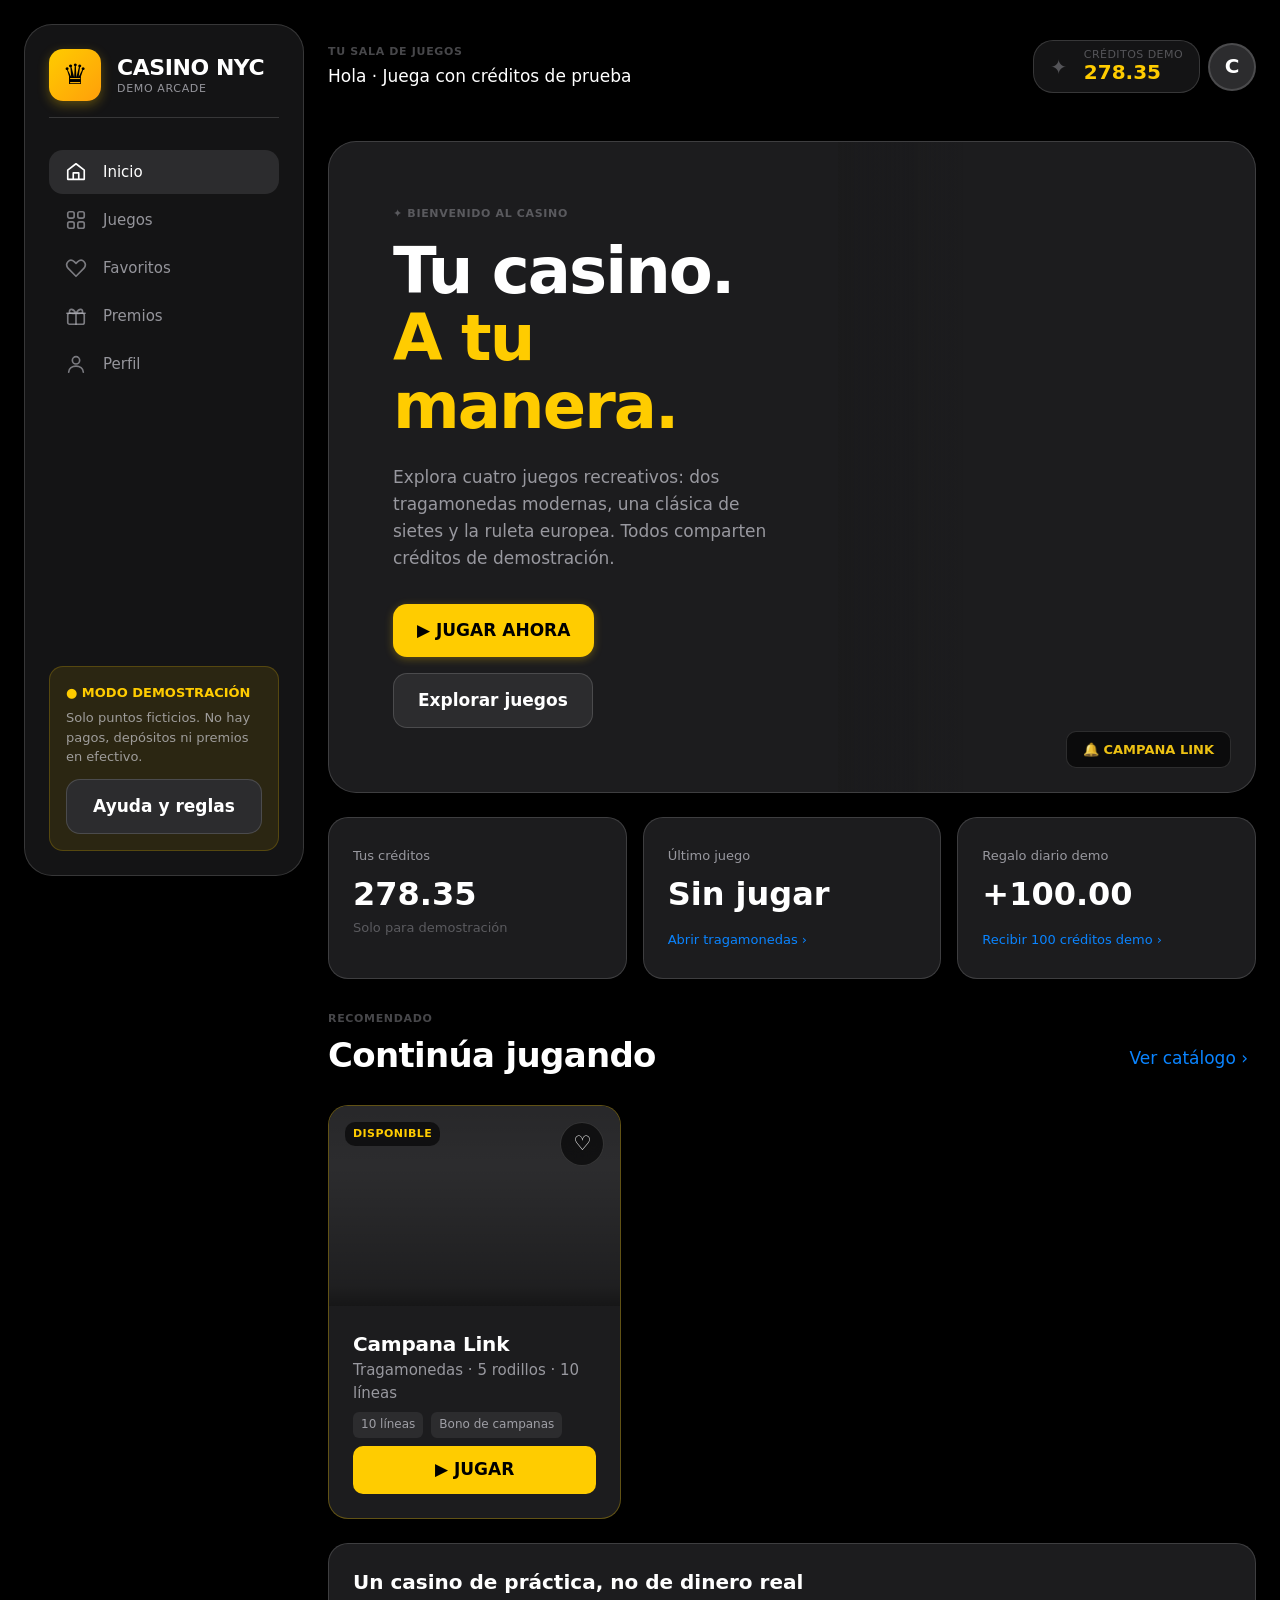
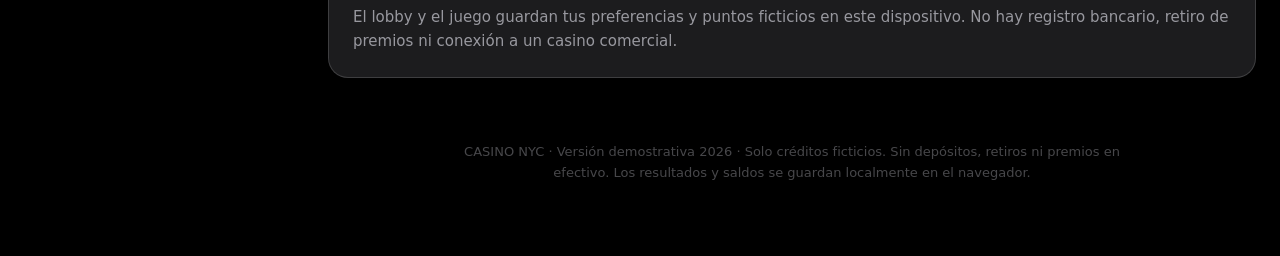
<file: index.html>
<!DOCTYPE html><html lang="es"><head><meta charset="UTF-8"><meta name="viewport" content="width=device-width,initial-scale=1,viewport-fit=cover"><meta name="theme-color" content="#000000"><meta name="description" content="Casino NYC: lobby de juegos recreativos y tragamonedas con créditos ficticios. Sin dinero real."><title>Casino NYC | Lobby de juegos</title><link rel="icon" href="icons/casino-nyc.svg" type="image/svg+xml"><link rel="manifest" href="manifest.webmanifest"><link rel="stylesheet" href="lobby-ios.css"><link rel="stylesheet" href="graphics-lobby-ios.css"><link rel="stylesheet" href="mobile-lobby-ios.css"></head><body><svg aria-hidden="true" xmlns="http://www.w3.org/2000/svg" style="display:none"><symbol id="ic-home" viewBox="0 0 24 24"><path d="m3 10 9-7 9 7v10H3V10zm6 10v-7h6v7"/></symbol><symbol id="ic-grid" viewBox="0 0 24 24"><rect x="3" y="3" width="7" height="7" rx="2"/><rect x="14" y="3" width="7" height="7" rx="2"/><rect x="3" y="14" width="7" height="7" rx="2"/><rect x="14" y="14" width="7" height="7" rx="2"/></symbol><symbol id="ic-heart" viewBox="0 0 24 24"><path d="M12 21 3.5 12.5C-1 7 5 1 10 5l2 2 2-2c5-4 11 2 6.5 7.5L12 21z"/></symbol><symbol id="ic-gift" viewBox="0 0 24 24"><rect x="3" y="9" width="18" height="12" rx="2"/><path d="M2 9h20M12 9v12M12 9C8 2 4 5 5 8c.5 2 5 1 7 1zm0 0c4-7 8-4 7-1-.5 2-5 1-7 1z"/></symbol><symbol id="ic-user" viewBox="0 0 24 24"><circle cx="12" cy="8" r="4"/><path d="M4 21c0-9 16-9 16 0"/></symbol><symbol id="ic-search" viewBox="0 0 24 24"><circle cx="10.5" cy="10.5" r="6.5"/><path d="m16 16 6 6"/></symbol></svg><div class="shell">
<aside class="sidebar"><a class="wordmark" href="./" aria-label="Casino NYC, inicio"><span class="brand-logo">♛</span><span>CASINO NYC<small>DEMO ARCADE</small></span></a><nav aria-label="Navegación del casino"><button type="button" class="nav-item" data-nav="inicio" aria-current="page"><svg aria-hidden="true" viewBox="0 0 24 24" fill="none" stroke="currentColor" stroke-width="1.8" stroke-linecap="round" stroke-linejoin="round"><use href="#ic-home"/></svg><span class="nav-label">Inicio</span></button><button type="button" class="nav-item" data-nav="juegos" aria-current="false"><svg aria-hidden="true" viewBox="0 0 24 24" fill="none" stroke="currentColor" stroke-width="1.8" stroke-linecap="round" stroke-linejoin="round"><use href="#ic-grid"/></svg><span class="nav-label">Juegos</span></button><button type="button" class="nav-item" data-nav="favoritos" aria-current="false"><svg aria-hidden="true" viewBox="0 0 24 24" fill="none" stroke="currentColor" stroke-width="1.8" stroke-linecap="round" stroke-linejoin="round"><use href="#ic-heart"/></svg><span class="nav-label">Favoritos</span></button><button type="button" class="nav-item" data-nav="premios" aria-current="false"><svg aria-hidden="true" viewBox="0 0 24 24" fill="none" stroke="currentColor" stroke-width="1.8" stroke-linecap="round" stroke-linejoin="round"><use href="#ic-gift"/></svg><span class="nav-label">Premios</span></button><button type="button" class="nav-item" data-nav="perfil" aria-current="false"><svg aria-hidden="true" viewBox="0 0 24 24" fill="none" stroke="currentColor" stroke-width="1.8" stroke-linecap="round" stroke-linejoin="round"><use href="#ic-user"/></svg><span class="nav-label">Perfil</span></button></nav><div class="sidebar-bottom"><b>● MODO DEMOSTRACIÓN</b>Solo puntos ficticios. No hay pagos, depósitos ni premios en efectivo.<br><button class="secondary" type="button" data-nav="ayuda" style="width:100%;margin-top:12px">Ayuda y reglas</button></div></aside>
<div class="content"><header class="topbar"><div><div class="mobile-logo"><span class="brand-logo">♛</span> CASINO NYC</div><div class="welcome">Tu sala de juegos</div><p class="subwelcome" id="greeting">Bienvenido · Todo listo para jugar</p></div><div class="userbar"><div class="wallet" aria-label="Créditos de demostración"><span style="font-size:20px" aria-hidden="true">✦</span><div><span>CRÉDITOS DEMO</span><strong id="balanceHeader">278.35</strong></div></div><button class="avatar" type="button" data-nav="perfil" aria-label="Abrir perfil" id="avatar">C</button></div></header>

<main id="main">
<section class="panel" id="panel-inicio"><div class="hero"><div class="hero-copy"><div class="eyebrow">✦ Bienvenido al casino</div><h1>Tu casino.<br><em>A tu manera.</em></h1><p>Explora cuatro juegos recreativos: dos tragamonedas modernas, una clásica de sietes y la ruleta europea. Todos comparten créditos de demostración.</p><div class="actions"><a class="primary" href="games/campana-link.html" data-play-link>▶ JUGAR AHORA</a><button class="secondary" type="button" data-nav="juegos">Explorar juegos</button></div></div><div class="hero-art" role="img" aria-label="Campana dorada luminosa"><span class="hero-stamp">🔔 CAMPANA LINK</span></div></div>
<div class="quick-grid"><div class="stat-card"><span>Tus créditos</span><strong id="balanceHome">278.35</strong><p>Solo para demostración</p></div><div class="stat-card"><span>Último juego</span><strong id="recentGame">Sin jugar</strong><button data-play-link type="button">Abrir tragamonedas ›</button></div><div class="stat-card"><span>Regalo diario demo</span><strong>+100.00</strong><button type="button" data-daily>Recibir créditos ›</button></div></div>
<div class="sectionhead"><div><div class="eyebrow">Recomendado</div><h2>Continúa jugando</h2></div><button type="button" data-nav="juegos">Ver catálogo ›</button></div><div class="game-grid"><article class="game-card ready" data-game="campana" data-category="Tragamonedas" data-title="campana link"><div class="cover "><div class="cover-art" aria-hidden="true"></div><span class="game-tag">DISPONIBLE</span><button class="fav" type="button" data-favorite="campana" aria-pressed="false" aria-label="Guardar Campana Link en favoritos">♡</button></div><div class="game-info"><div><h3>Campana Link</h3><p>Tragamonedas · 5 rodillos · 10 líneas</p></div><div class="game-meta"><span>10 líneas</span><span>Bono de campanas</span></div><button class="action " type="button" data-launch="campana">▶ JUGAR</button></div></article></div>
<div class="info-card"><h3>Un casino de práctica, no de dinero real</h3><p>El lobby y el juego guardan tus preferencias y puntos ficticios en este dispositivo. No hay registro bancario, retiro de premios ni conexión a un casino comercial.</p></div>
</section>

<section class="panel" id="panel-juegos" hidden><div class="sectionhead" style="margin-top:2px"><div><div class="eyebrow">Catálogo</div><h2>Todos los juegos</h2></div><p id="resultsCount" aria-live="polite">4 resultados</p></div><div class="games-tools"><label class="search"><svg aria-hidden="true" viewBox="0 0 24 24" fill="none" stroke="currentColor" stroke-width="1.8" stroke-linecap="round" stroke-linejoin="round"><use href="#ic-search"/></svg><input id="gameSearch" type="search" placeholder="Buscar juegos, tragamonedas..." autocomplete="off" aria-label="Buscar juegos"></label><div class="filters" aria-label="Filtrar juegos"><button type="button" class="filter" data-filter="todos" aria-pressed="true">Todos</button><button type="button" class="filter" data-filter="tragamonedas" aria-pressed="false">Tragamonedas</button><button type="button" class="filter" data-filter="mesas" aria-pressed="false">Mesas</button><button type="button" class="filter" data-filter="favoritos" aria-pressed="false">Favoritos</button></div></div><div class="game-grid" id="catalogGrid"><article class="game-card ready" data-game="campana" data-category="Tragamonedas" data-title="campana link"><div class="cover "><div class="cover-art" aria-hidden="true"></div><span class="game-tag">DISPONIBLE</span><button class="fav" type="button" data-favorite="campana" aria-pressed="false" aria-label="Guardar Campana Link en favoritos">♡</button></div><div class="game-info"><div><h3>Campana Link</h3><p>Tragamonedas · 5 rodillos · 10 líneas</p></div><div class="game-meta"><span>10 líneas</span><span>Bono de campanas</span></div><button class="action " type="button" data-launch="campana">▶ JUGAR</button></div></article><article class="game-card ready" data-game="diamond" data-category="Tragamonedas" data-title="diamond stars"><div class="cover blue"><img class="cover-img" src="assets/diamond-cover.svg" alt="" loading="lazy"><span class="game-tag">DISPONIBLE</span><button class="fav" type="button" data-favorite="diamond" aria-pressed="false" aria-label="Guardar Diamond Stars en favoritos">♡</button></div><div class="game-info"><div><h3>Diamond Stars</h3><p>Tragamonedas de cinco rodillos, comodines y giros gratis.</p></div><div class="game-meta"><span>10 líneas · Giros gratis</span></div><button class="action" type="button" data-launch="diamond">▶ JUGAR</button></div></article><article class="game-card ready" data-game="ruleta" data-category="Mesas" data-title="ruleta karma europea"><div class="cover green"><img class="cover-img" src="assets/ruleta-cover.svg" alt="" loading="lazy"><span class="game-tag">DISPONIBLE</span><button class="fav" type="button" data-favorite="ruleta" aria-pressed="false" aria-label="Guardar Ruleta KARMA en favoritos">♡</button></div><div class="game-info"><div><h3>Ruleta KARMA</h3><p>Rueda 3D de KARMA (Three.js): bola real, plenos, semiplenos, calles y cuadros.</p></div><div class="game-meta"><span>37 números · Mesa y apuestas especiales</span></div><button class="action" type="button" data-launch="ruleta">▶ JUGAR</button></div></article><article class="game-card ready" data-game="fortuna" data-category="Tragamonedas" data-title="fortuna 7"><div class="cover purple"><img class="cover-img" src="assets/fortuna-cover.svg" alt="" loading="lazy"><span class="game-tag">DISPONIBLE</span><button class="fav" type="button" data-favorite="fortuna" aria-pressed="false" aria-label="Guardar Fortuna 7 en favoritos">♡</button></div><div class="game-info"><div><h3>Fortuna 7</h3><p>Tragamonedas clásica con tres rodillos, sietes y frutas.</p></div><div class="game-meta"><span>3 rodillos · 5 líneas</span></div><button class="action" type="button" data-launch="fortuna">▶ JUGAR</button></div></article></div><p class="empty" id="emptyGames" hidden>No hay juegos que coincidan con la búsqueda.</p><div class="info-card"><h3>Cuatro juegos disponibles</h3><p>Casino NYC incluye cuatro juegos de demostración independientes: Campana Link, Diamond Stars, Fortuna 7 y Ruleta KARMA. Todos comparten créditos ficticios en este navegador.</p></div></section>

<section class="panel" id="panel-premios" hidden><div class="sectionhead" style="margin-top:2px"><div><div class="eyebrow">Panel informativo</div><h2>Premios de Campana Link</h2></div></div><div class="jackpot-grid"><div class="pot grand"><span class="tag">GRAND</span><strong>55,458.30</strong><small>Premio ficticio del bono</small></div><div class="pot major"><span class="tag">MAJOR</span><strong>2,997.50</strong><small>Premio ficticio del bono</small></div><div class="pot minor"><span class="tag">MINOR</span><strong>250.00</strong><small>Premio ficticio del bono</small></div><div class="pot mini"><span class="tag">MINI</span><strong>50.00</strong><small>Premio ficticio del bono</small></div></div><div class="info-card"><h3>¿Cómo funcionan?</h3><p>Las cantidades son valores de demostración del juego Campana Link, no jackpots en vivo ni dinero retirables. Se desbloquean dentro del bono de campanas según sus reglas.</p><div class="actions" style="margin-top:16px"><a href="games/campana-link.html" data-play-link class="primary">Abrir juego</a></div></div></section>

<section class="panel" id="panel-perfil" hidden><div class="sectionhead" style="margin-top:2px"><div><div class="eyebrow">Tu espacio</div><h2>Perfil y ajustes</h2></div></div><div class="profile-grid"><div class="info-card"><h3>Tu perfil local</h3><label class="field" for="nickname">Nombre en este dispositivo</label><input id="nickname" class="field-input" maxlength="24" placeholder="Jugador" autocomplete="nickname"><div class="actions" style="margin-top:13px"><button type="button" class="primary" id="saveProfile">Guardar nombre</button></div><p style="margin-top:12px">No necesitas registrarte ni dar información personal para esta demostración.</p></div><div class="info-card"><h3>Preferencias</h3><div class="setting-row"><span>Sonido del juego</span><button type="button" class="toggle" id="soundToggle" aria-pressed="false" aria-label="Alternar sonido del juego"></button></div><div class="setting-row"><span>Créditos disponibles</span><strong id="balanceProfile">278.35</strong></div><div class="actions" style="margin-top:15px"><button type="button" class="secondary" data-daily>+100 créditos de regalo diario</button></div><div class="actions" style="margin-top:12px"><button type="button" class="secondary" id="resetDemo">Restablecer créditos demo</button></div></div></div><div class="info-card"><h3>Mis juegos favoritos</h3><p id="favoriteSummary">Aún no has marcado juegos como favoritos.</p><div class="actions" style="margin-top:13px"><button type="button" class="secondary" data-nav="favoritos">Ver favoritos</button></div></div></section>

<section class="panel" id="panel-ayuda" hidden><div class="sectionhead" style="margin-top:2px"><div><div class="eyebrow">Centro de ayuda</div><h2>Cómo funciona Casino NYC</h2></div></div><div class="help-list"><details open><summary>¿Cómo entro a jugar?</summary><p>En Inicio toca <b>JUGAR AHORA</b>, o en Juegos selecciona cualquiera de los cuatro juegos. Las tragamonedas tienen rodillos animados, apuestas ficticias y controles de autojuego.</p></details><details><summary>¿Qué hacen Favoritos y Buscar?</summary><p>La lupa filtra los cuatro juegos del catálogo. El corazón ♡ guarda tus juegos elegidos localmente para que puedas encontrarlos rápidamente.</p></details><details><summary>¿Cómo funcionan los créditos?</summary><p>Los créditos son totalmente ficticios, visibles tanto en el lobby como en los cuatro juegos. Se guardan en tu propio navegador. Puedes recibir 100 créditos de prueba una vez cada 24 horas en ese dispositivo.</p></details><details><summary>¿Qué juegos están disponibles?</summary><p>Hay cuatro juegos: Campana Link, Diamond Stars, Fortuna 7 y Ruleta KARMA. Puedes abrirlos directamente desde el catálogo y todos comparten los créditos ficticios guardados en este navegador.</p></details><details><summary>¿Se puede jugar por dinero real?</summary><p>No. No existen pagos, apuestas monetarias, cuentas reales, premios canjeables ni retiros. Esta versión es solamente recreativa.</p></details><details><summary>¿Cómo lo pongo en la pantalla de inicio?</summary><p>Abre el sitio publicado en Safari o Chrome. En iPhone, usa Compartir → Añadir a pantalla de inicio. Se necesita que el sitio esté publicado correctamente en GitHub Pages.</p></details></div></section>
</main><footer class="footer">CASINO NYC · Versión demostrativa 2026 · Solo créditos ficticios. Sin depósitos, retiros ni premios en efectivo. Los resultados y saldos se guardan localmente en el navegador.</footer></div></div>
<nav class="mobnav" aria-label="Navegación móvil"><button type="button" class="nav-item" data-nav="inicio" aria-current="page"><svg aria-hidden="true" viewBox="0 0 24 24" fill="none" stroke="currentColor" stroke-width="1.8" stroke-linecap="round" stroke-linejoin="round"><use href="#ic-home"/></svg><span class="nav-label">Inicio</span></button><button type="button" class="nav-item" data-nav="juegos" aria-current="false"><svg aria-hidden="true" viewBox="0 0 24 24" fill="none" stroke="currentColor" stroke-width="1.8" stroke-linecap="round" stroke-linejoin="round"><use href="#ic-grid"/></svg><span class="nav-label">Juegos</span></button><button type="button" class="nav-item" data-nav="favoritos" aria-current="false"><svg aria-hidden="true" viewBox="0 0 24 24" fill="none" stroke="currentColor" stroke-width="1.8" stroke-linecap="round" stroke-linejoin="round"><use href="#ic-heart"/></svg><span class="nav-label">Favoritos</span></button><button type="button" class="nav-item" data-nav="premios" aria-current="false"><svg aria-hidden="true" viewBox="0 0 24 24" fill="none" stroke="currentColor" stroke-width="1.8" stroke-linecap="round" stroke-linejoin="round"><use href="#ic-gift"/></svg><span class="nav-label">Premios</span></button><button type="button" class="nav-item" data-nav="perfil" aria-current="false"><svg aria-hidden="true" viewBox="0 0 24 24" fill="none" stroke="currentColor" stroke-width="1.8" stroke-linecap="round" stroke-linejoin="round"><use href="#ic-user"/></svg><span class="nav-label">Perfil</span></button></nav><div class="toast" id="toast" role="status" aria-live="polite"></div><div class="dialog-wrap" id="dialogWrap" hidden><div role="dialog" aria-modal="true" aria-labelledby="dialogTitle" class="dialog"><h2 id="dialogTitle">Información</h2><p id="dialogText"></p><div class="actions"><button type="button" class="secondary" id="cancelDialog">Cerrar</button><button type="button" class="primary" id="confirmDialog" hidden>Confirmar</button></div></div></div><script src="lobby.js?v=mobile-spin-10" defer></script></body></html>
</file>
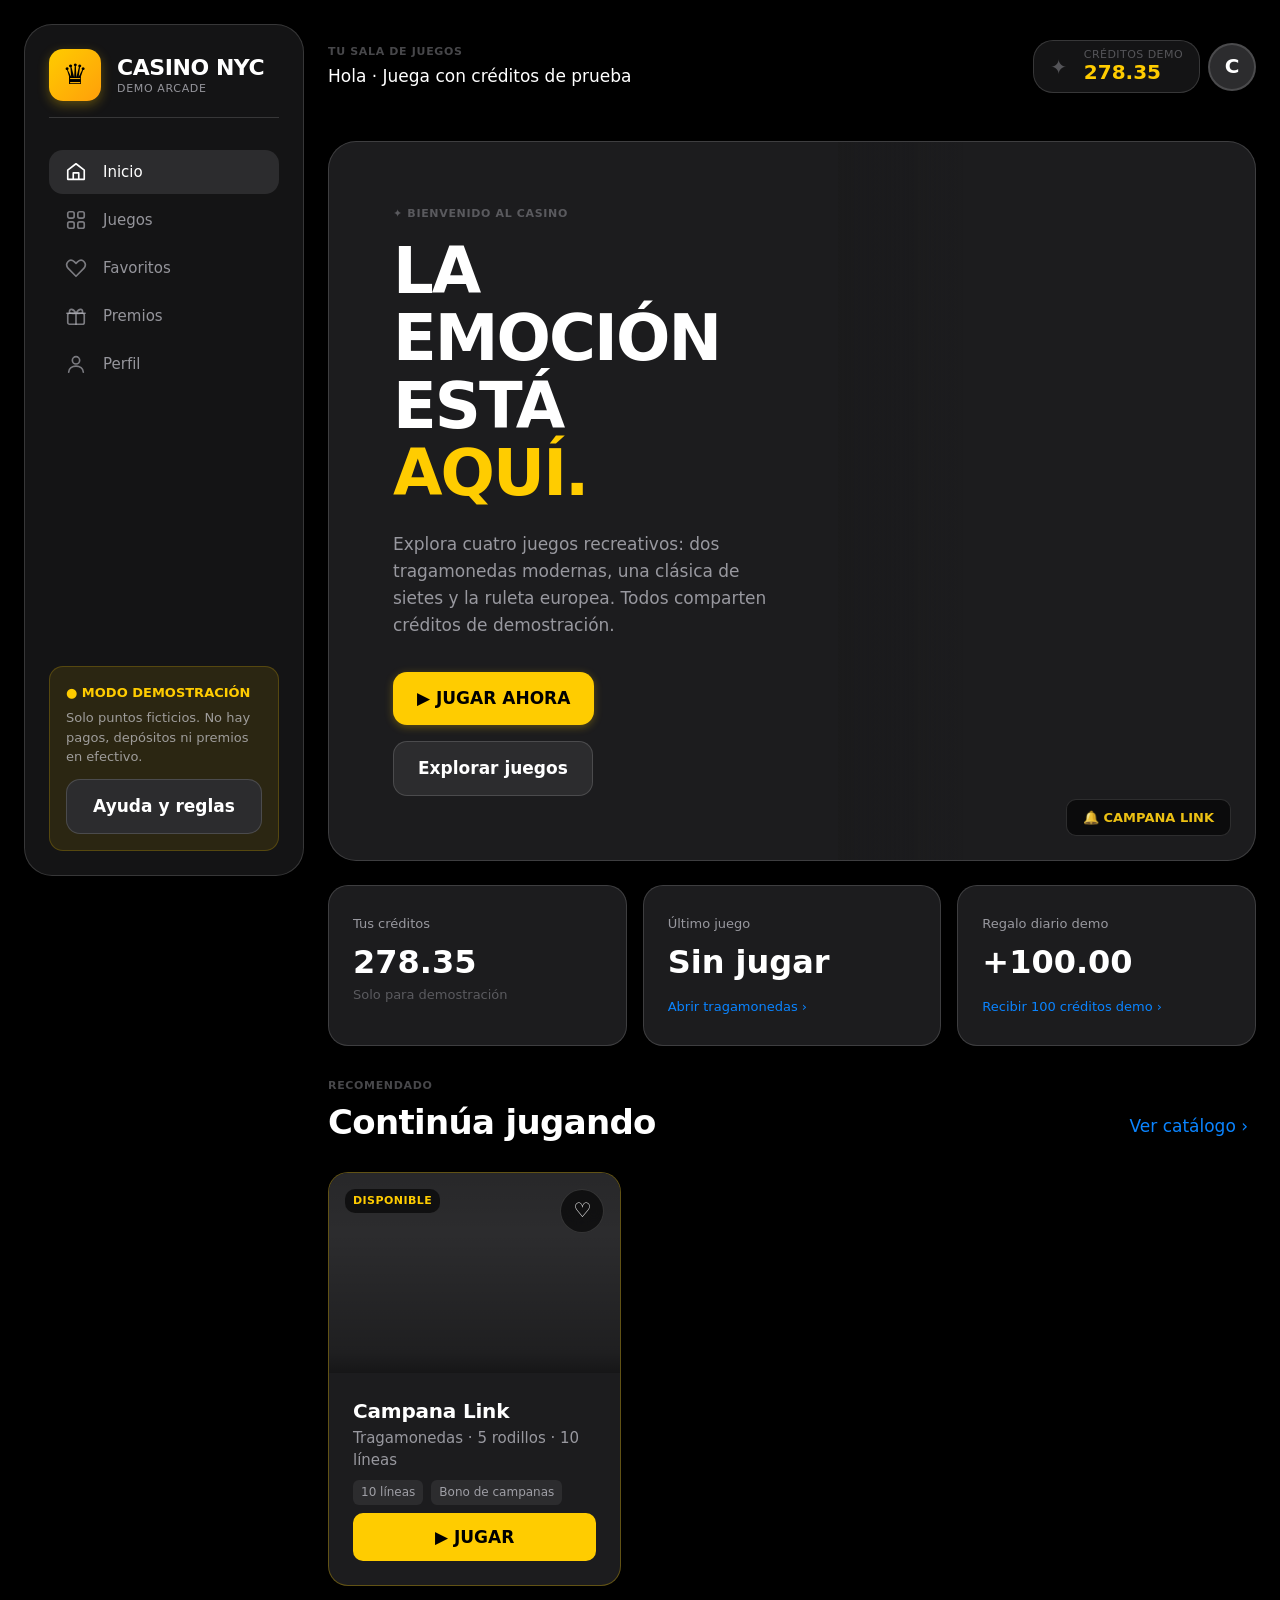
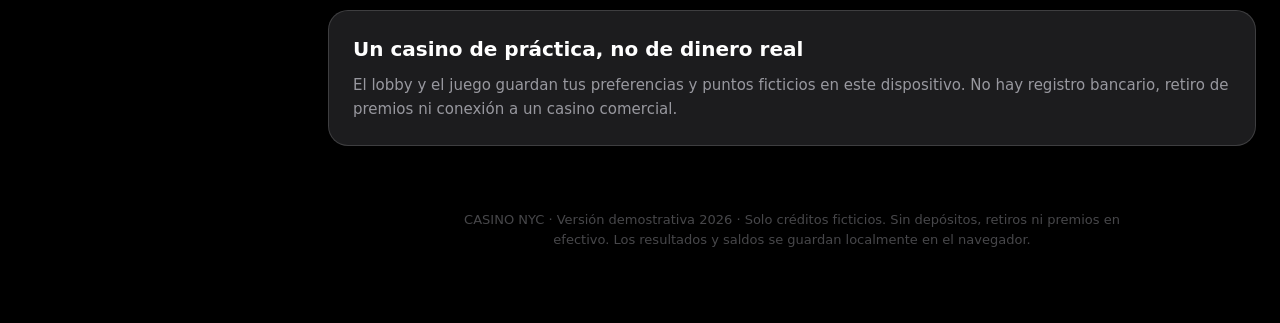
<file: index-ios.html>
<!DOCTYPE html><html lang="es"><head><meta charset="UTF-8"><meta name="viewport" content="width=device-width,initial-scale=1,viewport-fit=cover"><meta name="theme-color" content="#090914"><meta name="description" content="Casino NYC: lobby de juegos recreativos y tragamonedas con créditos ficticios. Sin dinero real."><title>Casino NYC | Lobby de juegos (iOS Design)</title><link rel="icon" href="icons/casino-nyc.svg" type="image/svg+xml"><link rel="manifest" href="manifest.webmanifest"><link rel="stylesheet" href="lobby-ios.css"><link rel="stylesheet" href="graphics-lobby-ios.css"><link rel="stylesheet" href="mobile-lobby-ios.css"></head><body><svg aria-hidden="true" xmlns="http://www.w3.org/2000/svg" style="display:none"><symbol id="ic-home" viewBox="0 0 24 24"><path d="m3 10 9-7 9 7v10H3V10zm6 10v-7h6v7"/></symbol><symbol id="ic-grid" viewBox="0 0 24 24"><rect x="3" y="3" width="7" height="7" rx="2"/><rect x="14" y="3" width="7" height="7" rx="2"/><rect x="3" y="14" width="7" height="7" rx="2"/><rect x="14" y="14" width="7" height="7" rx="2"/></symbol><symbol id="ic-heart" viewBox="0 0 24 24"><path d="M12 21 3.5 12.5C-1 7 5 1 10 5l2 2 2-2c5-4 11 2 6.5 7.5L12 21z"/></symbol><symbol id="ic-gift" viewBox="0 0 24 24"><rect x="3" y="9" width="18" height="12" rx="2"/><path d="M2 9h20M12 9v12M12 9C8 2 4 5 5 8c.5 2 5 1 7 1zm0 0c4-7 8-4 7-1-.5 2-5 1-7 1z"/></symbol><symbol id="ic-user" viewBox="0 0 24 24"><circle cx="12" cy="8" r="4"/><path d="M4 21c0-9 16-9 16 0"/></symbol><symbol id="ic-search" viewBox="0 0 24 24"><circle cx="10.5" cy="10.5" r="6.5"/><path d="m16 16 6 6"/></symbol></svg><div class="shell">
<aside class="sidebar"><a class="wordmark" href="./" aria-label="Casino NYC, inicio"><span class="brand-logo">♛</span><span>CASINO NYC<small>DEMO ARCADE</small></span></a><nav aria-label="Navegación del casino"><button type="button" class="nav-item" data-nav="inicio" aria-current="page"><svg aria-hidden="true" viewBox="0 0 24 24" fill="none" stroke="currentColor" stroke-width="1.8" stroke-linecap="round" stroke-linejoin="round"><use href="#ic-home"/></svg><span class="nav-label">Inicio</span></button><button type="button" class="nav-item" data-nav="juegos" aria-current="false"><svg aria-hidden="true" viewBox="0 0 24 24" fill="none" stroke="currentColor" stroke-width="1.8" stroke-linecap="round" stroke-linejoin="round"><use href="#ic-grid"/></svg><span class="nav-label">Juegos</span></button><button type="button" class="nav-item" data-nav="favoritos" aria-current="false"><svg aria-hidden="true" viewBox="0 0 24 24" fill="none" stroke="currentColor" stroke-width="1.8" stroke-linecap="round" stroke-linejoin="round"><use href="#ic-heart"/></svg><span class="nav-label">Favoritos</span></button><button type="button" class="nav-item" data-nav="premios" aria-current="false"><svg aria-hidden="true" viewBox="0 0 24 24" fill="none" stroke="currentColor" stroke-width="1.8" stroke-linecap="round" stroke-linejoin="round"><use href="#ic-gift"/></svg><span class="nav-label">Premios</span></button><button type="button" class="nav-item" data-nav="perfil" aria-current="false"><svg aria-hidden="true" viewBox="0 0 24 24" fill="none" stroke="currentColor" stroke-width="1.8" stroke-linecap="round" stroke-linejoin="round"><use href="#ic-user"/></svg><span class="nav-label">Perfil</span></button></nav><div class="sidebar-bottom"><b>● MODO DEMOSTRACIÓN</b>Solo puntos ficticios. No hay pagos, depósitos ni premios en efectivo.<br><button class="secondary" type="button" data-nav="ayuda" style="width:100%;margin-top:12px">Ayuda y reglas</button></div></aside>
<div class="content"><header class="topbar"><div><div class="mobile-logo"><span class="brand-logo">♛</span> CASINO NYC</div><div class="welcome">Tu sala de juegos</div><p class="subwelcome" id="greeting">Bienvenido · Todo listo para jugar</p></div><div class="userbar"><div class="wallet" aria-label="Créditos de demostración"><span style="font-size:20px" aria-hidden="true">✦</span><div><span>CRÉDITOS DEMO</span><strong id="balanceHeader">278.35</strong></div></div><button class="avatar" type="button" data-nav="perfil" aria-label="Abrir perfil" id="avatar">C</button></div></header>

<main id="main">
<section class="panel" id="panel-inicio"><div class="hero"><div class="hero-copy"><div class="eyebrow">✦ Bienvenido al casino</div><h1>LA EMOCIÓN<br>ESTÁ <em>AQUÍ.</em></h1><p>Explora cuatro juegos recreativos: dos tragamonedas modernas, una clásica de sietes y la ruleta europea. Todos comparten créditos de demostración.</p><div class="actions"><a class="primary" href="games/campana-link.html" data-play-link>▶ JUGAR AHORA</a><button class="secondary" type="button" data-nav="juegos">Explorar juegos</button></div></div><div class="hero-art" role="img" aria-label="Campana dorada luminosa"><span class="hero-stamp">🔔 CAMPANA LINK</span></div></div>
<div class="quick-grid"><div class="stat-card"><span>Tus créditos</span><strong id="balanceHome">278.35</strong><p>Solo para demostración</p></div><div class="stat-card"><span>Último juego</span><strong id="recentGame">Sin jugar</strong><button data-play-link type="button">Abrir tragamonedas ›</button></div><div class="stat-card"><span>Regalo diario demo</span><strong>+100.00</strong><button type="button" data-daily>Recibir créditos ›</button></div></div>
<div class="sectionhead"><div><div class="eyebrow">Recomendado</div><h2>Continúa jugando</h2></div><button type="button" data-nav="juegos">Ver catálogo ›</button></div><div class="game-grid"><article class="game-card ready" data-game="campana" data-category="Tragamonedas" data-title="campana link"><div class="cover "><div class="cover-art" aria-hidden="true"></div><span class="game-tag">DISPONIBLE</span><button class="fav" type="button" data-favorite="campana" aria-pressed="false" aria-label="Guardar Campana Link en favoritos">♡</button></div><div class="game-info"><div><h3>Campana Link</h3><p>Tragamonedas · 5 rodillos · 10 líneas</p></div><div class="game-meta"><span>10 líneas</span><span>Bono de campanas</span></div><button class="action " type="button" data-launch="campana">▶ JUGAR</button></div></article></div>
<div class="info-card"><h3>Un casino de práctica, no de dinero real</h3><p>El lobby y el juego guardan tus preferencias y puntos ficticios en este dispositivo. No hay registro bancario, retiro de premios ni conexión a un casino comercial.</p></div>
</section>

<section class="panel" id="panel-juegos" hidden><div class="sectionhead" style="margin-top:2px"><div><div class="eyebrow">Catálogo</div><h2>Todos los juegos</h2></div><p id="resultsCount" aria-live="polite">4 resultados</p></div><div class="games-tools"><label class="search"><svg aria-hidden="true" viewBox="0 0 24 24" fill="none" stroke="currentColor" stroke-width="1.8" stroke-linecap="round" stroke-linejoin="round"><use href="#ic-search"/></svg><input id="gameSearch" type="search" placeholder="Buscar juegos, tragamonedas..." autocomplete="off" aria-label="Buscar juegos"></label><div class="filters" aria-label="Filtrar juegos"><button type="button" class="filter" data-filter="todos" aria-pressed="true">Todos</button><button type="button" class="filter" data-filter="tragamonedas" aria-pressed="false">Tragamonedas</button><button type="button" class="filter" data-filter="mesas" aria-pressed="false">Mesas</button><button type="button" class="filter" data-filter="favoritos" aria-pressed="false">Favoritos</button></div></div><div class="game-grid" id="catalogGrid"><article class="game-card ready" data-game="campana" data-category="Tragamonedas" data-title="campana link"><div class="cover "><div class="cover-art" aria-hidden="true"></div><span class="game-tag">DISPONIBLE</span><button class="fav" type="button" data-favorite="campana" aria-pressed="false" aria-label="Guardar Campana Link en favoritos">♡</button></div><div class="game-info"><div><h3>Campana Link</h3><p>Tragamonedas · 5 rodillos · 10 líneas</p></div><div class="game-meta"><span>10 líneas</span><span>Bono de campanas</span></div><button class="action " type="button" data-launch="campana">▶ JUGAR</button></div></article><article class="game-card ready" data-game="diamond" data-category="Tragamonedas" data-title="diamond stars"><div class="cover blue"><img class="cover-img" src="assets/diamond-cover.svg" alt="" loading="lazy"><span class="game-tag">DISPONIBLE</span><button class="fav" type="button" data-favorite="diamond" aria-pressed="false" aria-label="Guardar Diamond Stars en favoritos">♡</button></div><div class="game-info"><div><h3>Diamond Stars</h3><p>Tragamonedas de cinco rodillos, comodines y giros gratis.</p></div><div class="game-meta"><span>10 líneas · Giros gratis</span></div><button class="action" type="button" data-launch="diamond">▶ JUGAR</button></div></article><article class="game-card ready" data-game="ruleta" data-category="Mesas" data-title="ruleta karma europea"><div class="cover green"><img class="cover-img" src="assets/ruleta-cover.svg" alt="" loading="lazy"><span class="game-tag">DISPONIBLE</span><button class="fav" type="button" data-favorite="ruleta" aria-pressed="false" aria-label="Guardar Ruleta KARMA en favoritos">♡</button></div><div class="game-info"><div><h3>Ruleta KARMA</h3><p>Rueda 3D de KARMA (Three.js): bola real, plenos, semiplenos, calles y cuadros.</p></div><div class="game-meta"><span>37 números · Mesa y apuestas especiales</span></div><button class="action" type="button" data-launch="ruleta">▶ JUGAR</button></div></article><article class="game-card ready" data-game="fortuna" data-category="Tragamonedas" data-title="fortuna 7"><div class="cover purple"><img class="cover-img" src="assets/fortuna-cover.svg" alt="" loading="lazy"><span class="game-tag">DISPONIBLE</span><button class="fav" type="button" data-favorite="fortuna" aria-pressed="false" aria-label="Guardar Fortuna 7 en favoritos">♡</button></div><div class="game-info"><div><h3>Fortuna 7</h3><p>Tragamonedas clásica con tres rodillos, sietes y frutas.</p></div><div class="game-meta"><span>3 rodillos · 5 líneas</span></div><button class="action" type="button" data-launch="fortuna">▶ JUGAR</button></div></article></div><p class="empty" id="emptyGames" hidden>No hay juegos que coincidan con la búsqueda.</p><div class="info-card"><h3>Cuatro juegos disponibles</h3><p>Casino NYC incluye cuatro juegos de demostración independientes: Campana Link, Diamond Stars, Fortuna 7 y Ruleta KARMA. Todos comparten créditos ficticios en este navegador.</p></div></section>

<section class="panel" id="panel-premios" hidden><div class="sectionhead" style="margin-top:2px"><div><div class="eyebrow">Panel informativo</div><h2>Premios de Campana Link</h2></div></div><div class="jackpot-grid"><div class="pot grand"><span class="tag">GRAND</span><strong>55,458.30</strong><small>Premio ficticio del bono</small></div><div class="pot major"><span class="tag">MAJOR</span><strong>2,997.50</strong><small>Premio ficticio del bono</small></div><div class="pot minor"><span class="tag">MINOR</span><strong>250.00</strong><small>Premio ficticio del bono</small></div><div class="pot mini"><span class="tag">MINI</span><strong>50.00</strong><small>Premio ficticio del bono</small></div></div><div class="info-card"><h3>¿Cómo funcionan?</h3><p>Las cantidades son valores de demostración del juego Campana Link, no jackpots en vivo ni dinero retirables. Se desbloquean dentro del bono de campanas según sus reglas.</p><div class="actions" style="margin-top:16px"><a href="games/campana-link.html" data-play-link class="primary">Abrir juego</a></div></div></section>

<section class="panel" id="panel-perfil" hidden><div class="sectionhead" style="margin-top:2px"><div><div class="eyebrow">Tu espacio</div><h2>Perfil y ajustes</h2></div></div><div class="profile-grid"><div class="info-card"><h3>Tu perfil local</h3><label class="field" for="nickname">Nombre en este dispositivo</label><input id="nickname" class="field-input" maxlength="24" placeholder="Jugador" autocomplete="nickname"><div class="actions" style="margin-top:13px"><button type="button" class="primary" id="saveProfile">Guardar nombre</button></div><p style="margin-top:12px">No necesitas registrarte ni dar información personal para esta demostración.</p></div><div class="info-card"><h3>Preferencias</h3><div class="setting-row"><span>Sonido del juego</span><button type="button" class="toggle" id="soundToggle" aria-pressed="false" aria-label="Alternar sonido del juego"></button></div><div class="setting-row"><span>Créditos disponibles</span><strong id="balanceProfile">278.35</strong></div><div class="actions" style="margin-top:15px"><button type="button" class="secondary" data-daily>+100 créditos de regalo diario</button></div><div class="actions" style="margin-top:12px"><button type="button" class="secondary" id="resetDemo">Restablecer créditos demo</button></div></div></div><div class="info-card"><h3>Mis juegos favoritos</h3><p id="favoriteSummary">Aún no has marcado juegos como favoritos.</p><div class="actions" style="margin-top:13px"><button type="button" class="secondary" data-nav="favoritos">Ver favoritos</button></div></div></section>

<section class="panel" id="panel-ayuda" hidden><div class="sectionhead" style="margin-top:2px"><div><div class="eyebrow">Centro de ayuda</div><h2>Cómo funciona Casino NYC</h2></div></div><div class="help-list"><details open><summary>¿Cómo entro a jugar?</summary><p>En Inicio toca <b>JUGAR AHORA</b>, o en Juegos selecciona cualquiera de los cuatro juegos. Las tragamonedas tienen rodillos animados, apuestas ficticias y controles de autojuego.</p></details><details><summary>¿Qué hacen Favoritos y Buscar?</summary><p>La lupa filtra los cuatro juegos del catálogo. El corazón ♡ guarda tus juegos elegidos localmente para que puedas encontrarlos rápidamente.</p></details><details><summary>¿Cómo funcionan los créditos?</summary><p>Los créditos son totalmente ficticios, visibles tanto en el lobby como en los cuatro juegos. Se guardan en tu propio navegador. Puedes recibir 100 créditos de prueba una vez cada 24 horas en ese dispositivo.</p></details><details><summary>¿Qué juegos están disponibles?</summary><p>Hay cuatro juegos: Campana Link, Diamond Stars, Fortuna 7 y Ruleta KARMA. Puedes abrirlos directamente desde el catálogo y todos comparten los créditos ficticios guardados en este navegador.</p></details><details><summary>¿Se puede jugar por dinero real?</summary><p>No. No existen pagos, apuestas monetarias, cuentas reales, premios canjeables ni retiros. Esta versión es solamente recreativa.</p></details><details><summary>¿Cómo lo pongo en la pantalla de inicio?</summary><p>Abre el sitio publicado en Safari o Chrome. En iPhone, usa Compartir → Añadir a pantalla de inicio. Se necesita que el sitio esté publicado correctamente en GitHub Pages.</p></details></div></section>
</main><footer class="footer">CASINO NYC · Versión demostrativa 2026 · Solo créditos ficticios. Sin depósitos, retiros ni premios en efectivo. Los resultados y saldos se guardan localmente en el navegador.</footer></div></div>
<nav class="mobnav" aria-label="Navegación móvil"><button type="button" class="nav-item" data-nav="inicio" aria-current="page"><svg aria-hidden="true" viewBox="0 0 24 24" fill="none" stroke="currentColor" stroke-width="1.8" stroke-linecap="round" stroke-linejoin="round"><use href="#ic-home"/></svg><span class="nav-label">Inicio</span></button><button type="button" class="nav-item" data-nav="juegos" aria-current="false"><svg aria-hidden="true" viewBox="0 0 24 24" fill="none" stroke="currentColor" stroke-width="1.8" stroke-linecap="round" stroke-linejoin="round"><use href="#ic-grid"/></svg><span class="nav-label">Juegos</span></button><button type="button" class="nav-item" data-nav="favoritos" aria-current="false"><svg aria-hidden="true" viewBox="0 0 24 24" fill="none" stroke="currentColor" stroke-width="1.8" stroke-linecap="round" stroke-linejoin="round"><use href="#ic-heart"/></svg><span class="nav-label">Favoritos</span></button><button type="button" class="nav-item" data-nav="premios" aria-current="false"><svg aria-hidden="true" viewBox="0 0 24 24" fill="none" stroke="currentColor" stroke-width="1.8" stroke-linecap="round" stroke-linejoin="round"><use href="#ic-gift"/></svg><span class="nav-label">Premios</span></button><button type="button" class="nav-item" data-nav="perfil" aria-current="false"><svg aria-hidden="true" viewBox="0 0 24 24" fill="none" stroke="currentColor" stroke-width="1.8" stroke-linecap="round" stroke-linejoin="round"><use href="#ic-user"/></svg><span class="nav-label">Perfil</span></button></nav><div class="toast" id="toast" role="status" aria-live="polite"></div><div class="dialog-wrap" id="dialogWrap" hidden><div role="dialog" aria-modal="true" aria-labelledby="dialogTitle" class="dialog"><h2 id="dialogTitle">Información</h2><p id="dialogText"></p><div class="actions"><button type="button" class="secondary" id="cancelDialog">Cerrar</button><button type="button" class="primary" id="confirmDialog" hidden>Confirmar</button></div></div></div><script src="lobby.js" defer></script></body></html>
</file>
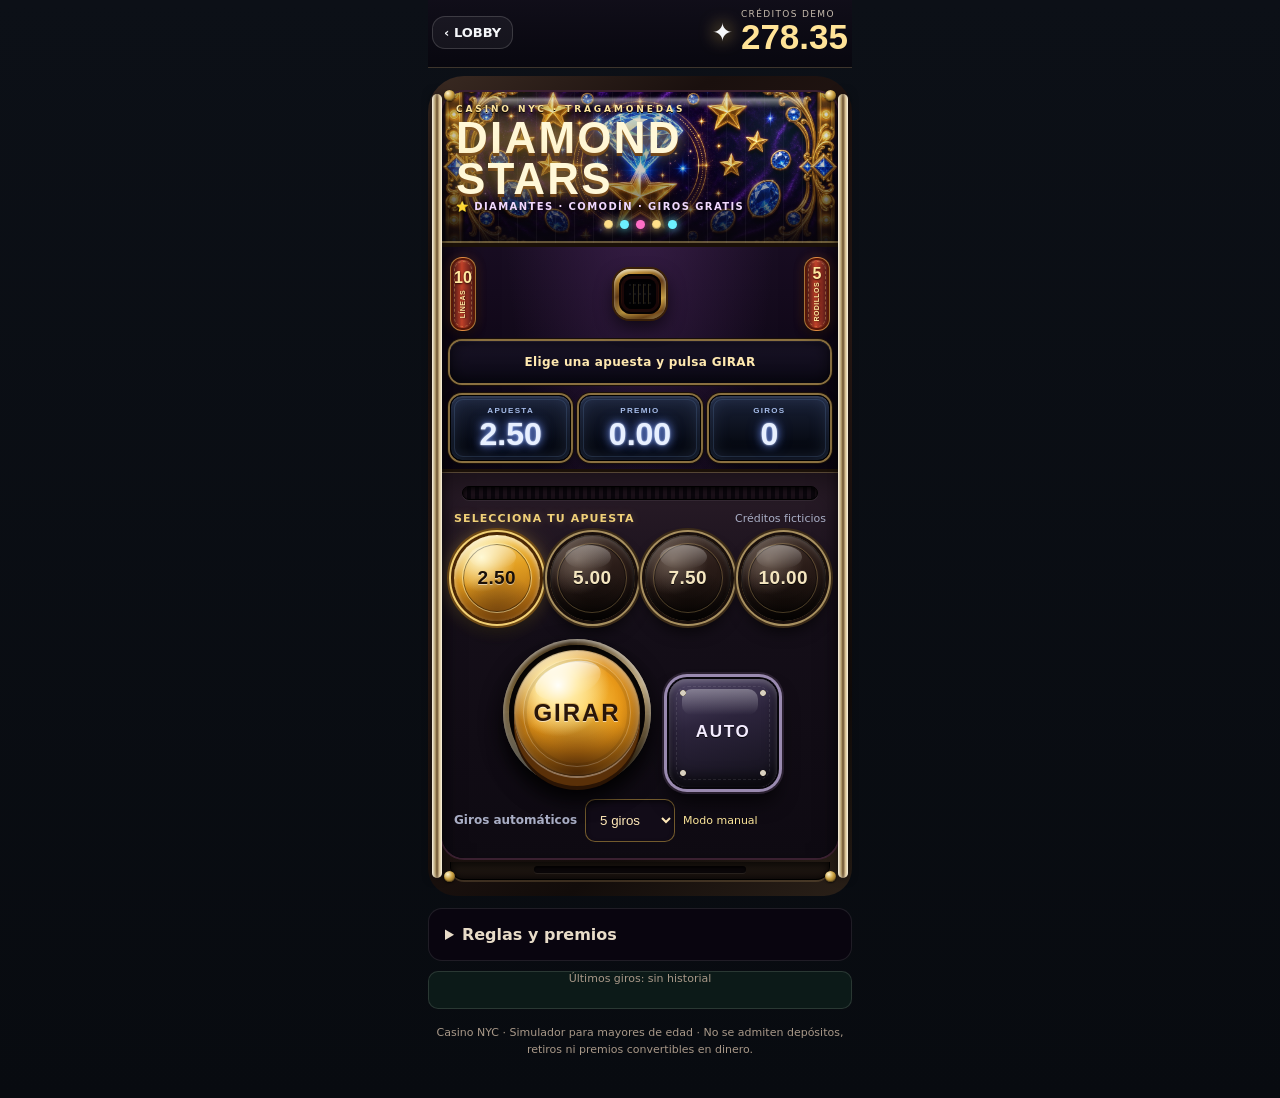
<file: games/diamond-stars.html>
<!doctype html>
<html lang="es">
<head>
  <meta charset="utf-8">
  <meta name="viewport" content="width=device-width,initial-scale=1,viewport-fit=cover">
  <meta name="theme-color" content="#0a0610">
  <title>Diamond Stars · Casino NYC</title>
  <link rel="icon" href="../icons/casino-nyc.svg" type="image/svg+xml">
  <link rel="stylesheet" href="arcade.css">
  <link rel="stylesheet" href="slot.css?v=cab-1">
  <link rel="stylesheet" href="casino-symbols.css">
  <link rel="stylesheet" href="graphics-polish.css">
  <link rel="stylesheet" href="mobile-fit.css">
  <link rel="stylesheet" href="ios-games.css">
  <link rel="stylesheet" href="slot-fx.css?v=6">
  <link rel="stylesheet" href="slot-cabinet.css?v=4">
</head>
<body data-game="diamond">
  <div class="layout">
    <header class="top">
      <a href="../index.html#juegos" class="back" aria-label="Volver al lobby">‹ LOBBY</a>
      <div class="bank">
        <span class="coin">✦</span>
        <div>
          <div class="label">CRÉDITOS DEMO</div>
          <strong id="balance">278.35</strong>
        </div>
      </div>
    </header>

    <section class="game-heading">
      <div class="eyebrow">CASINO NYC · 10 LÍNEAS · 5 RODILLOS</div>
      <h1>Diamond Stars</h1>
      <p>Cinco rodillos con diamantes, comodines y bonos de estrellas.</p>
      <span class="pill">Solo créditos ficticios · Sin dinero real</span>
    </section>

    <main>
      <section class="cabinet" aria-label="Máquina Diamond Stars">
        <span class="cabinet-rivets" aria-hidden="true"><i></i><i></i><i></i><i></i></span>
        <div class="cabinet-inner">
          <div class="cab-marquee">
            <div class="cab-eyebrow">Casino NYC · Tragamonedas</div>
            <h1>Diamond Stars</h1>
            <div class="cab-sub">⭐ Diamantes · Comodín · Giros gratis</div>
            <div class="cab-leds" aria-hidden="true"><i></i><i></i><i></i><i></i><i></i></div>
          </div>

          <div class="cab-playfield">
            <section class="stage">
              <div class="glass-title">
                <span>✦ 10 LÍNEAS · 5 RODILLOS</span>
                <span class="bonus-led">⭐ DIAMANTES Y ESTRELLAS</span>
              </div>
              <div class="reel-shell">
                <div class="line-rail" aria-hidden="true"><strong>10</strong><span>LÍNEAS</span></div>
                <div class="slot-frame">
                  <div class="grid-reels" id="reels" style="--reel-count:5" aria-label="Rodillos"></div>
                </div>
                <div class="line-rail" aria-hidden="true"><strong>5</strong><span>RODILLOS</span></div>
              </div>
              <div id="bonus" class="bonus-banner" aria-live="polite"></div>
              <div id="message" class="status" aria-live="polite">Elige una apuesta y pulsa GIRAR</div>
              <div class="cab-meters" aria-label="Marcadores">
                <div class="cab-meter"><small>APUESTA</small><strong id="bet">2.50</strong></div>
                <div class="cab-meter"><small>PREMIO</small><strong id="prize">0.00</strong></div>
                <div class="cab-meter"><small>GIROS</small><strong id="count">0</strong></div>
              </div>
            </section>
          </div>

          <section class="control-card">
            <div class="cab-speaker" aria-hidden="true"></div>
            <div class="control-title">
              <strong>Selecciona tu apuesta</strong>
              <small>Créditos ficticios</small>
            </div>
            <div class="wagers" role="group" aria-label="Apuesta">
              <button data-bet="250" aria-pressed="true">2.50</button>
              <button data-bet="500" aria-pressed="false">5.00</button>
              <button data-bet="750" aria-pressed="false">7.50</button>
              <button data-bet="1000" aria-pressed="false">10.00</button>
            </div>
            <div class="actions">
              <div class="spin-well">
                <button id="spin" class="primary">GIRAR</button>
              </div>
              <button id="autoButton" class="secondary">AUTO</button>
            </div>
            <div class="auto-row">
              <label for="autoSelect">Giros automáticos</label>
              <select id="autoSelect">
                <option value="5">5 giros</option>
                <option value="10">10 giros</option>
                <option value="25">25 giros</option>
                <option value="50">50 giros</option>
              </select>
              <span id="autoRemaining" class="auto-status" aria-live="polite">Modo manual</span>
            </div>
          </section>
        </div>
        <div class="cab-tray" aria-hidden="true"></div>
      </section>

      <details class="help-card">
        <summary>Reglas y premios</summary>
        <p>Tres símbolos desde la izquierda en una de las diez líneas pagan multiplicadores de la apuesta por línea. ⭐ es comodín. Tres ✨ activan cinco giros gratis; no se descuentan créditos durante esos giros.</p>
        <div class="paylist" id="paylist" aria-label="Tabla de premios"></div>
        <p>Los resultados se generan localmente en tu navegador. Es una recreación independiente para entretenimiento, no una tragamonedas certificada.</p>
      </details>
      <div class="slot-history" id="slotHistory" aria-live="polite">Últimos giros: sin historial</div>
      <p class="note">Casino NYC · Simulador para mayores de edad · No se admiten depósitos, retiros ni premios convertibles en dinero.</p>
    </main>
  </div>
  <script src="casino-core.js?v=coins-2"></script>
  <script src="goliat-fx.js?v=2"></script>
  <script src="arcade-slot.js?v=cab-3"></script>
</body>
</html>
</file>
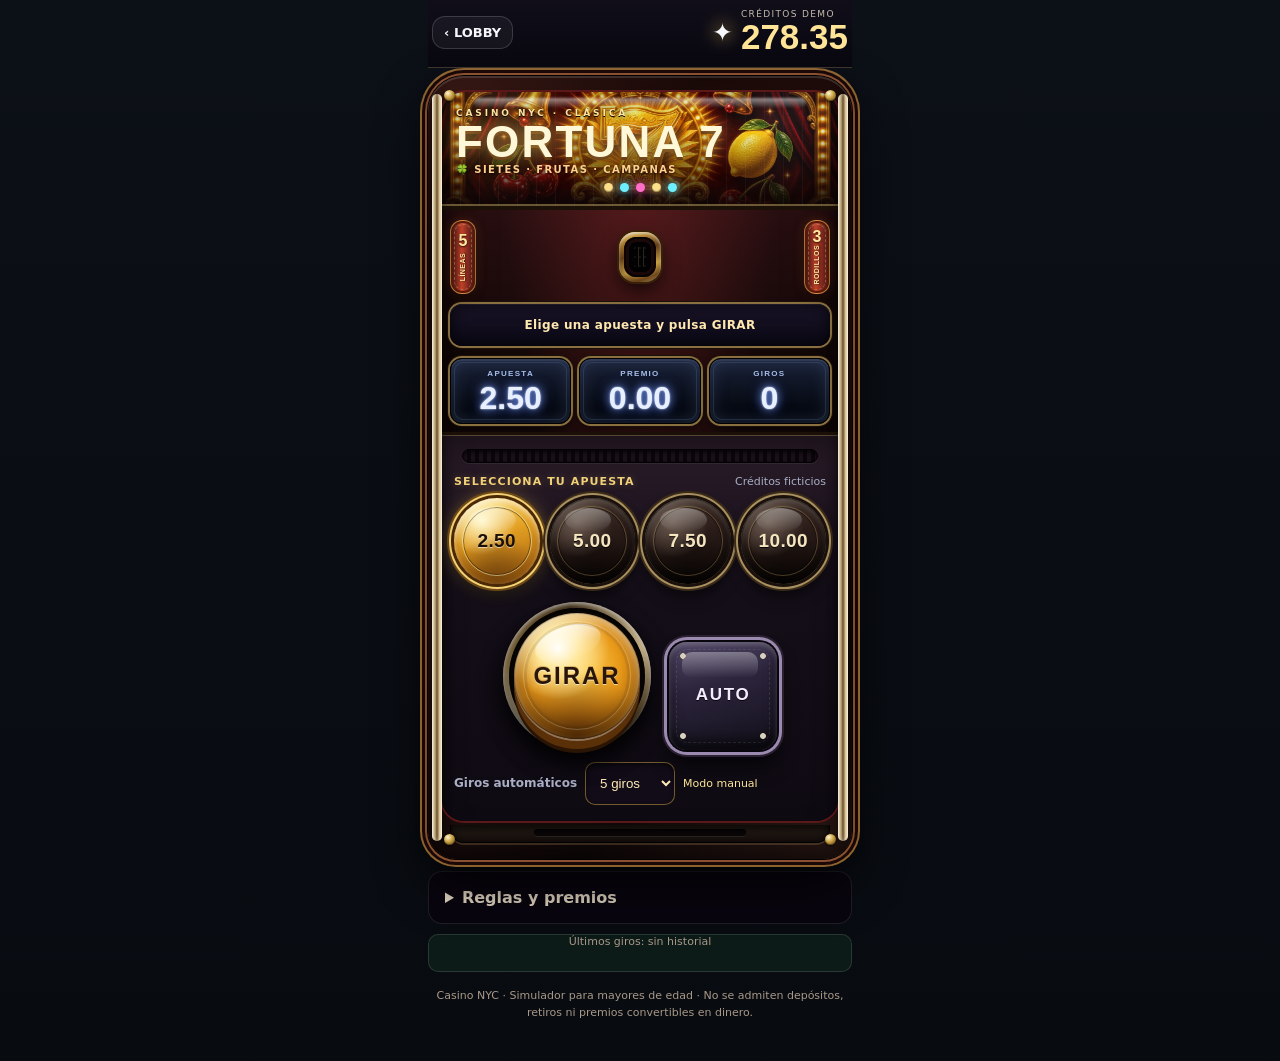
<file: games/fortuna-7.html>
<!doctype html>
<html lang="es">
<head>
  <meta charset="utf-8">
  <meta name="viewport" content="width=device-width,initial-scale=1,viewport-fit=cover">
  <meta name="theme-color" content="#0a0406">
  <title>Fortuna 7 · Casino NYC</title>
  <link rel="icon" href="../icons/casino-nyc.svg" type="image/svg+xml">
  <link rel="stylesheet" href="arcade.css">
  <link rel="stylesheet" href="slot.css?v=cab-1">
  <link rel="stylesheet" href="casino-symbols.css">
  <link rel="stylesheet" href="graphics-polish.css">
  <link rel="stylesheet" href="mobile-fit.css">
  <link rel="stylesheet" href="ios-games.css">
  <link rel="stylesheet" href="slot-fx.css?v=6">
  <link rel="stylesheet" href="slot-cabinet.css?v=4">
</head>
<body data-game="fortuna" class="fortune">
  <div class="layout">
    <header class="top">
      <a href="../index.html#juegos" class="back" aria-label="Volver al lobby">‹ LOBBY</a>
      <div class="bank">
        <span class="coin">✦</span>
        <div>
          <div class="label">CRÉDITOS DEMO</div>
          <strong id="balance">278.35</strong>
        </div>
      </div>
    </header>

    <section class="game-heading">
      <div class="eyebrow">CASINO NYC · 5 LÍNEAS · 3 RODILLOS</div>
      <h1>Fortuna 7</h1>
      <p>La clásica emoción de los sietes dorados, frutas y campanas.</p>
      <span class="pill">Solo créditos ficticios · Sin dinero real</span>
    </section>

    <main>
      <section class="cabinet" aria-label="Máquina Fortuna 7">
        <span class="cabinet-rivets" aria-hidden="true"><i></i><i></i><i></i><i></i></span>
        <div class="cabinet-inner">
          <div class="cab-marquee">
            <div class="cab-eyebrow">Casino NYC · Clásica</div>
            <h1>Fortuna 7</h1>
            <div class="cab-sub">🍀 Sietes · Frutas · Campanas</div>
            <div class="cab-leds" aria-hidden="true"><i></i><i></i><i></i><i></i><i></i></div>
          </div>

          <div class="cab-playfield">
            <section class="stage">
              <div class="glass-title">
                <span>✦ 5 LÍNEAS · 3 RODILLOS</span>
                <span class="bonus-led">🍀 LA FORTUNA TE ESPERA</span>
              </div>
              <div class="reel-shell">
                <div class="line-rail" aria-hidden="true"><strong>5</strong><span>LÍNEAS</span></div>
                <div class="slot-frame">
                  <div class="grid-reels" id="reels" style="--reel-count:3" aria-label="Rodillos"></div>
                </div>
                <div class="line-rail" aria-hidden="true"><strong>3</strong><span>RODILLOS</span></div>
              </div>
              <div id="bonus" class="bonus-banner" aria-live="polite"></div>
              <div id="message" class="status" aria-live="polite">Elige una apuesta y pulsa GIRAR</div>
              <div class="cab-meters" aria-label="Marcadores">
                <div class="cab-meter"><small>APUESTA</small><strong id="bet">2.50</strong></div>
                <div class="cab-meter"><small>PREMIO</small><strong id="prize">0.00</strong></div>
                <div class="cab-meter"><small>GIROS</small><strong id="count">0</strong></div>
              </div>
            </section>
          </div>

          <section class="control-card">
            <div class="cab-speaker" aria-hidden="true"></div>
            <div class="control-title">
              <strong>Selecciona tu apuesta</strong>
              <small>Créditos ficticios</small>
            </div>
            <div class="wagers" role="group" aria-label="Apuesta">
              <button data-bet="250" aria-pressed="true">2.50</button>
              <button data-bet="500" aria-pressed="false">5.00</button>
              <button data-bet="750" aria-pressed="false">7.50</button>
              <button data-bet="1000" aria-pressed="false">10.00</button>
            </div>
            <div class="actions">
              <div class="spin-well">
                <button id="spin" class="primary">GIRAR</button>
              </div>
              <button id="autoButton" class="secondary">AUTO</button>
            </div>
            <div class="auto-row">
              <label for="autoSelect">Giros automáticos</label>
              <select id="autoSelect">
                <option value="5">5 giros</option>
                <option value="10">10 giros</option>
                <option value="25">25 giros</option>
                <option value="50">50 giros</option>
              </select>
              <span id="autoRemaining" class="auto-status" aria-live="polite">Modo manual</span>
            </div>
          </section>
        </div>
        <div class="cab-tray" aria-hidden="true"></div>
      </section>

      <details class="help-card">
        <summary>Reglas y premios</summary>
        <p>Tres símbolos iguales en una de las cinco líneas pagan créditos de demostración. Tres 7 pagan 120 veces la apuesta por línea. Los premios dependen de las combinaciones mostradas; no hay jackpots reales.</p>
        <div class="paylist" id="paylist" aria-label="Tabla de premios"></div>
        <p>Los resultados se generan localmente en tu navegador. Es una recreación independiente para entretenimiento, no una tragamonedas certificada.</p>
      </details>
      <div class="slot-history" id="slotHistory" aria-live="polite">Últimos giros: sin historial</div>
      <p class="note">Casino NYC · Simulador para mayores de edad · No se admiten depósitos, retiros ni premios convertibles en dinero.</p>
    </main>
  </div>
  <script src="casino-core.js?v=coins-2"></script>
  <script src="goliat-fx.js?v=2"></script>
  <script src="arcade-slot.js?v=cab-3"></script>
</body>
</html>
</file>
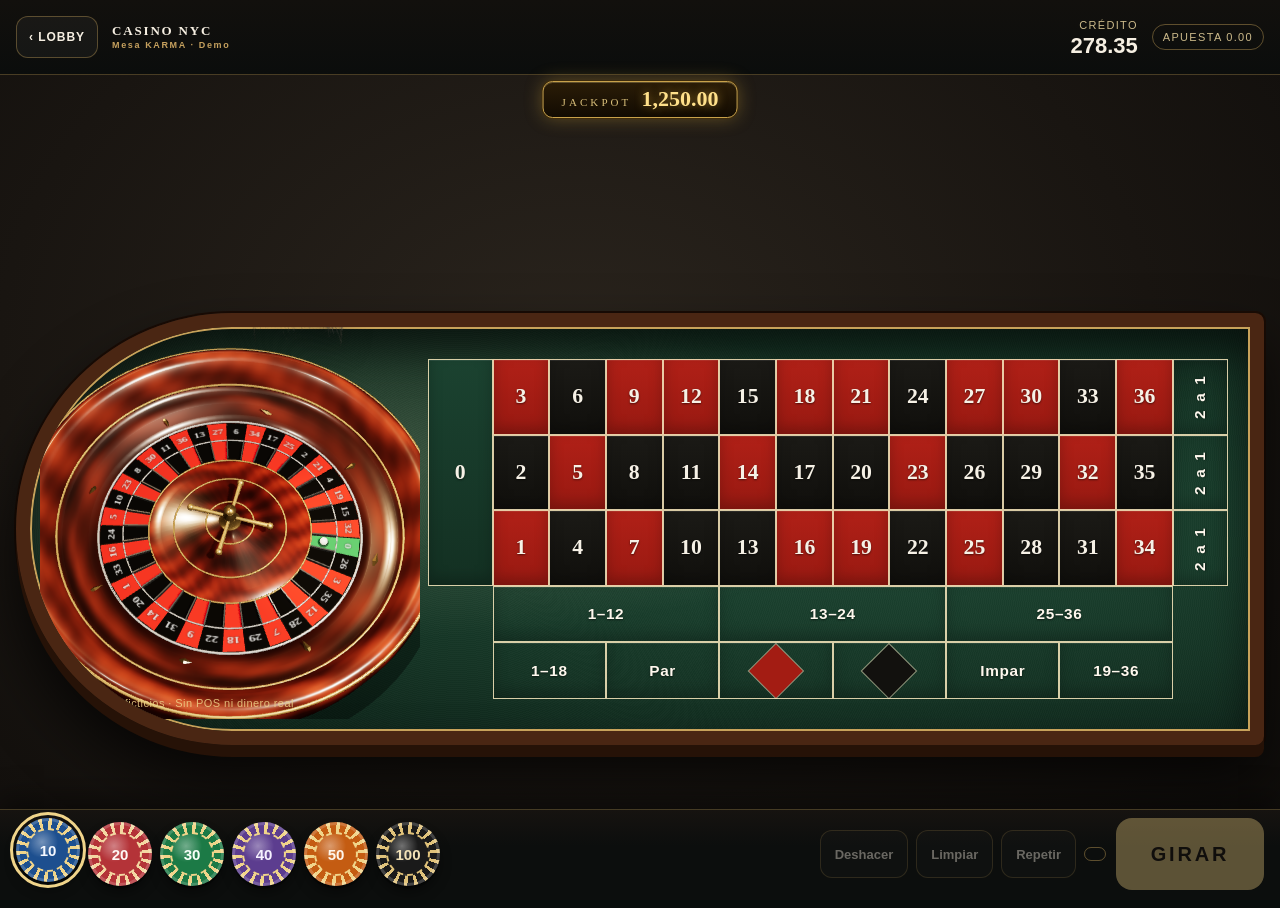
<file: games/ruleta-europea.html>
<!doctype html>
<html lang="es">
<head>
  <meta charset="utf-8">
  <meta name="viewport" content="width=device-width,initial-scale=1,maximum-scale=1,viewport-fit=cover">
  <meta name="theme-color" content="#0e0c0a">
  <title>Ruleta Europea · Mesa KARMA · Casino NYC</title>
  <link rel="icon" href="../icons/casino-nyc.svg" type="image/svg+xml">
  <link rel="stylesheet" href="karma-mesa.m8.css">
  <link rel="stylesheet" href="slot-fx.css?v=6">
</head>
<body>
  <div class="mesa-root" id="mesaRoot">
    <header class="mesa-bar">
      <a class="back-lobby" href="../index.html#juegos">‹ Lobby</a>
      <div class="mesa-brand">
        CASINO NYC
        <small>Mesa KARMA · Demo</small>
      </div>
      <div class="beads" id="beads" aria-label="Números anteriores"></div>
      <div class="mesa-credit">
        <span>Crédito</span>
        <strong id="creditValue">0.00</strong>
      </div>
      <div class="phase-pill" id="phasePill">Apuesta 0.00</div>
    </header>

    <div class="table-unit">
      <p class="table-jackpot"><span>Jackpot</span><strong id="jackpotValue">0.00</strong></p>
      <div class="table-surface">
        <img class="table-croupier" src="../assets/goliat-win.png" alt="Goliat el crupier" draggable="false">
        <section class="wheel-well">
          <div class="banner" id="noMoreBets" hidden>No más apuestas</div>
          <div class="plaque" id="plaque" hidden></div>
          <canvas id="karmaCanvas" class="wheel-canvas" role="img" aria-label="Rueda de ruleta europea animada"></canvas>
          <p class="demo-banner">Solo créditos ficticios · Sin POS ni dinero real</p>
        </section>
        <div class="felt-stage">
          <div class="felt-rail">
            <div class="felt-cloth" id="feltCloth"></div>
          </div>
        </div>
      </div>
    </div>

    <footer class="tray">
      <div class="tray-chips" id="trayChips"></div>
      <div class="tray-actions">
        <button type="button" class="ghost-btn" id="undoBtn">Deshacer</button>
        <button type="button" class="ghost-btn" id="clearBtn">Limpiar</button>
        <button type="button" class="ghost-btn" id="repeatBtn">Repetir</button>
        <span class="phase-pill" id="mesaNotice" aria-live="polite"></span>
      </div>
      <button type="button" class="spin-btn" id="spinBtn">Girar</button>
    </footer>
  </div>

  <script src="casino-core.js?v=m8"></script>
  <script src="goliat-fx.js?v=2"></script>
  <script src="vendor/three.min.js"></script>
  <script src="karma-wheel-3d.js?v=m8"></script>
  <script src="karma-wheel.js?v=m8"></script>
  <script src="karma-board.js?v=m8"></script>
  <script src="karma-mesa.js?v=goliat-2"></script>
</body>
</html>
</file>
<file: lobby-ios.css>
/* Casino NYC — iOS Clean Design */
/* Inspired by iOS 17 design language: glassmorphism, blur effects, clean spacing */

:root {
  /* iOS-inspired color palette — lighter, more luminous */
  --bg: #000000;
  --bg-secondary: #1c1c1e;
  --bg-tertiary: #2c2c2e;
  --bg-elevated: #3a3a3c;
  
  /* Glass effects */
  --glass-bg: rgba(28, 28, 30, 0.72);
  --glass-border: rgba(255, 255, 255, 0.15);
  
  /* Labels */
  --label-primary: #ffffff;
  --label-secondary: rgba(235, 235, 245, 0.6);
  --label-tertiary: rgba(235, 235, 245, 0.3);
  
  /* iOS system colors */
  --blue: #0a84ff;
  --green: #30d158;
  --red: #ff453a;
  --orange: #ff9f0a;
  --yellow: #ffd60a;
  --purple: #bf5af2;
  
  /* Accent color (gold, but more subtle) */
  --accent: #ffcc00;
  --accent-subtle: rgba(255, 204, 0, 0.1);
  
  /* Spacing */
  --spacing-xs: 4px;
  --spacing-sm: 8px;
  --spacing-md: 16px;
  --spacing-lg: 24px;
  --spacing-xl: 32px;
  
  /* Border radius — iOS style */
  --radius-sm: 10px;
  --radius-md: 14px;
  --radius-lg: 20px;
  --radius-xl: 28px;
  
  /* Shadows — much more subtle */
  --shadow-sm: 0 1px 2px rgba(0, 0, 0, 0.12);
  --shadow-md: 0 4px 16px rgba(0, 0, 0, 0.18);
  --shadow-lg: 0 8px 32px rgba(0, 0, 0, 0.24);
  
  color-scheme: dark;
}

/* Reset and base styles */
* {
  box-sizing: border-box;
}

html {
  scroll-behavior: smooth;
}

body {
  margin: 0;
  background: var(--bg);
  color: var(--label-primary);
  font-family: -apple-system, BlinkMacSystemFont, "SF Pro Display", "SF Pro Text", system-ui, sans-serif;
  font-size: 17px;
  line-height: 1.47;
  min-height: 100vh;
  overflow-x: hidden;
  -webkit-font-smoothing: antialiased;
  -moz-osx-font-smoothing: grayscale;
}

button, input, a {
  font: inherit;
  -webkit-tap-highlight-color: transparent;
}

button {
  cursor: pointer;
  border: none;
  background: none;
  padding: 0;
}

button:disabled {
  opacity: 0.4;
  cursor: not-allowed;
}

a {
  color: inherit;
  text-decoration: none;
}

button:focus-visible,
a:focus-visible,
input:focus-visible {
  outline: 2px solid var(--blue);
  outline-offset: 2px;
}

button:active:not(:disabled) {
  opacity: 0.7;
  transition: opacity 0.1s;
}

[hidden] {
  display: none !important;
}

/* Layout */
.shell {
  display: grid;
  grid-template-columns: 280px minmax(0, 1fr);
  min-height: 100vh;
  max-width: 1920px;
  margin: auto;
  gap: var(--spacing-lg);
  padding: var(--spacing-lg);
}

/* Sidebar — Glass effect */
.sidebar {
  position: sticky;
  top: var(--spacing-lg);
  align-self: start;
  height: calc(100vh - 48px);
  padding: var(--spacing-lg);
  background: var(--glass-bg);
  backdrop-filter: blur(40px) saturate(180%);
  -webkit-backdrop-filter: blur(40px) saturate(180%);
  border: 1px solid var(--glass-border);
  border-radius: var(--radius-xl);
  display: flex;
  flex-direction: column;
  gap: var(--spacing-xl);
  box-shadow: var(--shadow-md);
}

.wordmark {
  display: flex;
  align-items: center;
  gap: var(--spacing-md);
  padding-bottom: var(--spacing-md);
  border-bottom: 1px solid var(--glass-border);
}

.wordmark span:not(.brand-logo) {
  font-size: 22px;
  font-weight: 600;
  letter-spacing: -0.02em;
  line-height: 1;
}

.wordmark small {
  display: block;
  color: var(--label-secondary);
  font-size: 11px;
  font-weight: 500;
  letter-spacing: 0.06em;
  text-transform: uppercase;
  margin-top: 4px;
}

.brand-logo {
  width: 52px;
  height: 52px;
  display: grid;
  place-items: center;
  border-radius: var(--radius-md);
  background: linear-gradient(135deg, var(--accent), var(--orange));
  color: #000;
  font-size: 28px;
  font-weight: 700;
  box-shadow: 0 4px 12px rgba(255, 204, 0, 0.3);
}

/* Navigation — iOS style */
.sidebar nav {
  display: grid;
  gap: var(--spacing-xs);
}

.nav-item {
  display: flex;
  gap: var(--spacing-md);
  align-items: center;
  width: 100%;
  border-radius: var(--radius-md);
  color: var(--label-secondary);
  background: transparent;
  font-weight: 500;
  font-size: 15px;
  min-height: 44px;
  padding: 10px var(--spacing-md);
  text-align: left;
  transition: all 0.2s cubic-bezier(0.2, 0, 0, 1);
}

.nav-item svg {
  width: 22px;
  height: 22px;
  flex-shrink: 0;
  opacity: 0.8;
}

.nav-item[aria-current="page"] {
  color: var(--label-primary);
  background: var(--bg-tertiary);
}

.nav-item:hover:not([aria-current="page"]) {
  background: rgba(255, 255, 255, 0.05);
  color: var(--label-primary);
}

.nav-item[aria-current="page"] svg,
.nav-item:hover svg {
  opacity: 1;
}

.sidebar-bottom {
  margin-top: auto;
  padding: var(--spacing-md);
  background: var(--accent-subtle);
  border: 1px solid rgba(255, 204, 0, 0.2);
  border-radius: var(--radius-md);
  color: var(--label-secondary);
  font-size: 13px;
  line-height: 1.5;
}

.sidebar-bottom b {
  color: var(--accent);
  display: block;
  margin-bottom: 6px;
  font-weight: 600;
}

/* Content area */
.content {
  min-width: 0;
  padding: 0;
}

/* Topbar — Clean and minimal */
.topbar {
  display: flex;
  align-items: center;
  justify-content: space-between;
  gap: var(--spacing-md);
  margin-bottom: var(--spacing-xl);
  padding: var(--spacing-md) 0;
}

.topbar .welcome {
  font-size: 11px;
  color: var(--label-tertiary);
  letter-spacing: 0.06em;
  font-weight: 600;
  text-transform: uppercase;
}

.topbar .subwelcome {
  font-size: 17px;
  color: var(--label-primary);
  margin: 4px 0 0;
  font-weight: 500;
}

.userbar {
  display: flex;
  align-items: center;
  gap: var(--spacing-sm);
}

/* Wallet — Glass card */
.wallet {
  display: flex;
  align-items: center;
  gap: var(--spacing-md);
  min-height: 52px;
  padding: var(--spacing-sm) var(--spacing-md);
  background: var(--glass-bg);
  backdrop-filter: blur(20px);
  -webkit-backdrop-filter: blur(20px);
  border: 1px solid var(--glass-border);
  border-radius: var(--radius-lg);
  white-space: nowrap;
  box-shadow: var(--shadow-sm);
}

.wallet span {
  display: block;
  font-size: 11px;
  color: var(--label-tertiary);
  line-height: 1;
  font-weight: 500;
  text-transform: uppercase;
  letter-spacing: 0.04em;
}

.wallet strong {
  display: block;
  font-variant-numeric: tabular-nums;
  font-size: 20px;
  line-height: 1.2;
  color: var(--accent);
  font-weight: 600;
}

.avatar {
  width: 48px;
  height: 48px;
  border-radius: 50%;
  background: var(--bg-tertiary);
  border: 2px solid var(--glass-border);
  color: var(--label-primary);
  font-weight: 600;
  font-size: 20px;
  display: grid;
  place-items: center;
}

.mobile-logo {
  display: none;
}

/* Panel animations */
.panel {
  animation: fadeSlideIn 0.4s cubic-bezier(0.2, 0, 0, 1) both;
}

@keyframes fadeSlideIn {
  from {
    opacity: 0;
    transform: translateY(16px);
  }
  to {
    opacity: 1;
    transform: translateY(0);
  }
}

/* Section headers */
.eyebrow {
  font-size: 11px;
  color: var(--label-tertiary);
  font-weight: 600;
  letter-spacing: 0.06em;
  text-transform: uppercase;
}

.sectionhead {
  display: flex;
  align-items: flex-end;
  justify-content: space-between;
  gap: var(--spacing-md);
  margin: var(--spacing-xl) 0 var(--spacing-lg);
}

.sectionhead h2 {
  font-size: clamp(28px, 3vw, 34px);
  letter-spacing: -0.02em;
  margin: 4px 0 0;
  font-weight: 700;
}

.sectionhead p {
  margin: 0;
  color: var(--label-secondary);
  font-size: 15px;
}

.sectionhead button {
  color: var(--blue);
  min-height: 44px;
  font-weight: 500;
  padding: 0 var(--spacing-sm);
}

/* Hero — Clean iOS card style */
.hero {
  min-height: 420px;
  display: grid;
  grid-template-columns: minmax(0, 1fr) minmax(280px, 45%);
  position: relative;
  background: var(--bg-secondary);
  border: 1px solid var(--glass-border);
  border-radius: var(--radius-xl);
  overflow: hidden;
  box-shadow: var(--shadow-md);
}

.hero-copy {
  padding: clamp(32px, 5vw, 64px);
  display: flex;
  flex-direction: column;
  align-items: flex-start;
  justify-content: center;
  z-index: 1;
}

.hero h1 {
  font-weight: 700;
  line-height: 1.05;
  letter-spacing: -0.03em;
  font-size: clamp(42px, 5vw, 64px);
  margin: var(--spacing-md) 0 var(--spacing-lg);
  max-width: 540px;
}

.hero h1 em {
  font-style: normal;
  color: var(--accent);
}

.hero p {
  max-width: 480px;
  color: var(--label-secondary);
  margin: 0 0 var(--spacing-xl);
  line-height: 1.6;
  font-size: 17px;
}

/* Buttons — iOS style */
.actions {
  display: flex;
  flex-wrap: wrap;
  gap: var(--spacing-md);
}

.primary,
.secondary {
  display: inline-flex;
  align-items: center;
  justify-content: center;
  gap: var(--spacing-sm);
  border-radius: var(--radius-md);
  padding: 14px var(--spacing-lg);
  min-height: 50px;
  font-size: 17px;
  font-weight: 600;
  transition: all 0.2s cubic-bezier(0.2, 0, 0, 1);
  white-space: normal;
  text-align: center;
}

.primary {
  color: #000;
  background: var(--accent);
  box-shadow: 0 2px 8px rgba(255, 204, 0, 0.3);
}

.primary:hover {
  transform: scale(1.02);
  box-shadow: 0 4px 16px rgba(255, 204, 0, 0.4);
}

.secondary {
  color: var(--label-primary);
  background: var(--bg-tertiary);
  border: 1px solid var(--glass-border);
}

.secondary:hover {
  background: var(--bg-elevated);
}

.hero-art {
  min-width: 0;
  position: relative;
  background-position: center;
  background-repeat: no-repeat;
  background-size: cover;
  filter: saturate(0.9) brightness(0.95);
}

.hero-art::after {
  content: '';
  position: absolute;
  inset: 0;
  background: linear-gradient(90deg, var(--bg-secondary) 0%, transparent 30%);
}

.hero-stamp {
  position: absolute;
  right: var(--spacing-lg);
  bottom: var(--spacing-lg);
  z-index: 1;
  background: rgba(0, 0, 0, 0.6);
  backdrop-filter: blur(20px);
  -webkit-backdrop-filter: blur(20px);
  border: 1px solid var(--glass-border);
  color: var(--accent);
  padding: var(--spacing-sm) var(--spacing-md);
  border-radius: var(--radius-sm);
  font-size: 13px;
  font-weight: 600;
}

/* Quick stats grid */
.quick-grid {
  display: grid;
  grid-template-columns: repeat(3, minmax(0, 1fr));
  gap: var(--spacing-md);
  margin-top: var(--spacing-lg);
}

.stat-card {
  min-width: 0;
  background: var(--bg-secondary);
  border: 1px solid var(--glass-border);
  border-radius: var(--radius-lg);
  padding: var(--spacing-lg);
  box-shadow: var(--shadow-sm);
}

.stat-card span {
  font-size: 13px;
  color: var(--label-secondary);
  font-weight: 500;
}

.stat-card strong {
  font-variant-numeric: tabular-nums;
  display: block;
  font-weight: 700;
  font-size: clamp(22px, 2.5vw, 32px);
  line-height: 1.2;
  margin: var(--spacing-sm) 0 var(--spacing-xs);
  color: var(--label-primary);
}

.stat-card p {
  font-size: 13px;
  margin: 0;
  color: var(--label-tertiary);
}

.stat-card button {
  font-size: 13px;
  color: var(--blue);
  min-height: 28px;
  font-weight: 500;
  text-align: left;
  margin-top: var(--spacing-sm);
}

/* Game cards — Clean iOS cards */
.game-grid {
  display: grid;
  grid-template-columns: repeat(auto-fill, minmax(min(100%, 260px), 1fr));
  gap: var(--spacing-lg);
}

.game-card {
  position: relative;
  background: var(--bg-secondary);
  border: 1px solid var(--glass-border);
  border-radius: var(--radius-lg);
  overflow: hidden;
  min-width: 0;
  box-shadow: var(--shadow-sm);
  display: flex;
  flex-direction: column;
  transition: all 0.3s cubic-bezier(0.2, 0, 0, 1);
}

.game-card:hover {
  transform: translateY(-4px);
  box-shadow: var(--shadow-lg);
}

.game-card.ready {
  border-color: rgba(255, 204, 0, 0.3);
}

.cover {
  height: 200px;
  display: flex;
  align-items: center;
  justify-content: center;
  position: relative;
  overflow: hidden;
  background: var(--bg-tertiary);
}

.cover .cover-art {
  position: absolute;
  inset: 0;
  background-size: cover;
  background-position: center;
}

.cover .cover-img {
  position: absolute;
  inset: 0;
  width: 100%;
  height: 100%;
  object-fit: cover;
}

.cover::after {
  content: '';
  position: absolute;
  inset: 0;
  background: linear-gradient(180deg, transparent 50%, rgba(0, 0, 0, 0.4) 100%);
}

.cover .cover-symbol {
  z-index: 1;
  font-size: 80px;
  opacity: 0.9;
}

.cover.blue {
  background: linear-gradient(135deg, #1e3a8a, #0f172a);
}

.cover.purple {
  background: linear-gradient(135deg, #7e22ce, #1e1b4b);
}

.cover.green {
  background: linear-gradient(135deg, #059669, #064e3b);
}

.game-tag {
  position: absolute;
  top: var(--spacing-md);
  left: var(--spacing-md);
  z-index: 2;
  border-radius: var(--radius-sm);
  padding: 4px var(--spacing-sm);
  background: rgba(0, 0, 0, 0.6);
  backdrop-filter: blur(10px);
  -webkit-backdrop-filter: blur(10px);
  color: var(--accent);
  font-size: 11px;
  font-weight: 600;
  letter-spacing: 0.04em;
  text-transform: uppercase;
}

.fav {
  position: absolute;
  right: var(--spacing-md);
  top: var(--spacing-md);
  z-index: 3;
  width: 44px;
  height: 44px;
  border-radius: 50%;
  background: rgba(0, 0, 0, 0.6);
  backdrop-filter: blur(10px);
  -webkit-backdrop-filter: blur(10px);
  border: 1px solid var(--glass-border);
  color: var(--label-primary);
  font-size: 20px;
  transition: all 0.2s;
}

.fav[aria-pressed="true"] {
  color: var(--red);
  background: rgba(255, 69, 58, 0.2);
}

.game-info {
  padding: var(--spacing-lg);
  display: flex;
  flex-direction: column;
  gap: var(--spacing-md);
  flex: 1;
}

.game-info h3 {
  font-size: 20px;
  margin: 0;
  letter-spacing: -0.01em;
  font-weight: 600;
}

.game-info p {
  font-size: 15px;
  line-height: 1.5;
  color: var(--label-secondary);
  margin: 0;
}

.game-meta {
  display: flex;
  flex-wrap: wrap;
  gap: var(--spacing-sm);
}

.game-meta span {
  font-size: 12px;
  color: var(--label-secondary);
  background: var(--bg-tertiary);
  border-radius: 6px;
  padding: 4px var(--spacing-sm);
}

.game-card .action {
  min-height: 48px;
  border-radius: var(--radius-sm);
  background: var(--accent);
  color: #000;
  font-weight: 600;
  width: 100%;
  margin-top: auto;
}

.game-card .action.pending {
  background: var(--bg-tertiary);
  color: var(--label-secondary);
}

/* Search and filters */
.games-tools {
  display: grid;
  grid-template-columns: minmax(0, 1fr) auto;
  gap: var(--spacing-md);
  margin: var(--spacing-lg) 0 var(--spacing-xl);
}

.search {
  display: flex;
  align-items: center;
  gap: var(--spacing-md);
  background: var(--bg-secondary);
  border: 1px solid var(--glass-border);
  border-radius: var(--radius-md);
  min-height: 52px;
  padding: 0 var(--spacing-md);
}

.search svg {
  opacity: 0.5;
}

.search input {
  border: 0;
  outline: 0;
  background: none;
  min-width: 0;
  width: 100%;
  color: var(--label-primary);
  font-size: 17px;
}

.search input::placeholder {
  color: var(--label-tertiary);
}

.filters {
  display: flex;
  gap: var(--spacing-sm);
  flex-wrap: wrap;
}

.filter {
  background: var(--bg-secondary);
  border: 1px solid var(--glass-border);
  color: var(--label-secondary);
  border-radius: var(--radius-md);
  padding: 0 var(--spacing-md);
  min-height: 52px;
  font-size: 15px;
  font-weight: 500;
  white-space: nowrap;
  transition: all 0.2s;
}

.filter[aria-pressed="true"] {
  background: var(--accent);
  color: #000;
  border-color: var(--accent);
}

.filter:hover:not([aria-pressed="true"]) {
  background: var(--bg-tertiary);
}

.empty {
  color: var(--label-secondary);
  padding: var(--spacing-xl);
  border: 1px dashed var(--glass-border);
  text-align: center;
  border-radius: var(--radius-lg);
  margin: var(--spacing-xl) 0;
}

/* Jackpot cards */
.jackpot-grid {
  display: grid;
  grid-template-columns: repeat(2, minmax(0, 1fr));
  gap: var(--spacing-md);
}

.pot {
  position: relative;
  min-width: 0;
  overflow: hidden;
  background: var(--bg-secondary);
  border: 1px solid var(--glass-border);
  border-radius: var(--radius-lg);
  padding: var(--spacing-xl) var(--spacing-lg);
  box-shadow: var(--shadow-sm);
}

.pot .tag {
  font-weight: 700;
  letter-spacing: 0.06em;
  color: var(--label-primary);
  font-size: 13px;
  text-transform: uppercase;
}

.pot strong {
  display: block;
  font-size: clamp(28px, 4vw, 48px);
  font-weight: 700;
  letter-spacing: -0.02em;
  color: var(--label-primary);
  font-variant-numeric: tabular-nums;
  margin: var(--spacing-sm) 0;
}

.pot small {
  font-size: 13px;
  color: var(--label-secondary);
}

.pot.grand {
  border-left: 3px solid var(--orange);
}

.pot.major {
  border-left: 3px solid var(--green);
}

.pot.minor {
  border-left: 3px solid var(--blue);
}

.pot.mini {
  border-left: 3px solid var(--purple);
}

/* Info cards */
.info-card {
  padding: var(--spacing-lg);
  background: var(--bg-secondary);
  border: 1px solid var(--glass-border);
  border-radius: var(--radius-lg);
  margin-top: var(--spacing-lg);
  box-shadow: var(--shadow-sm);
}

.info-card h3 {
  font-size: 20px;
  margin: 0 0 var(--spacing-sm);
  font-weight: 600;
}

.info-card p {
  margin: 0;
  color: var(--label-secondary);
  font-size: 15px;
  line-height: 1.6;
}

.info-card + .info-card {
  margin-top: var(--spacing-md);
}

/* Profile section */
.profile-grid {
  display: grid;
  grid-template-columns: 1fr 1fr;
  gap: var(--spacing-lg);
}

.profile-grid .info-card {
  margin-top: 0;
}

.field {
  display: block;
  font-size: 13px;
  font-weight: 500;
  color: var(--label-secondary);
  margin-bottom: var(--spacing-sm);
}

.field-input {
  width: 100%;
  background: var(--bg-tertiary);
  border: 1px solid var(--glass-border);
  border-radius: var(--radius-md);
  padding: var(--spacing-md);
  color: var(--label-primary);
  min-height: 52px;
  font-size: 17px;
  transition: border-color 0.2s;
}

.field-input:focus {
  border-color: var(--blue);
}

.setting-row {
  display: flex;
  align-items: center;
  justify-content: space-between;
  gap: var(--spacing-md);
  margin-top: var(--spacing-md);
  color: var(--label-primary);
  padding: var(--spacing-md) 0;
}

/* iOS-style toggle */
.toggle {
  width: 51px;
  min-height: 31px;
  border-radius: 16px;
  background: var(--bg-elevated);
  border: none;
  position: relative;
  transition: background-color 0.3s;
}

.toggle:after {
  content: '';
  position: absolute;
  top: 2px;
  left: 2px;
  width: 27px;
  height: 27px;
  border-radius: 50%;
  background: var(--label-primary);
  transition: transform 0.3s cubic-bezier(0.2, 0, 0, 1);
  box-shadow: 0 2px 4px rgba(0, 0, 0, 0.2);
}

.toggle[aria-pressed="true"] {
  background: var(--green);
}

.toggle[aria-pressed="true"]:after {
  transform: translateX(20px);
}

/* Help section */
.help-list {
  display: grid;
  gap: var(--spacing-md);
}

.help-list details {
  background: var(--bg-secondary);
  border: 1px solid var(--glass-border);
  padding: var(--spacing-lg);
  border-radius: var(--radius-md);
}

.help-list summary {
  font-size: 17px;
  font-weight: 600;
  cursor: pointer;
  list-style: none;
  display: flex;
  justify-content: space-between;
  align-items: center;
}

.help-list summary::-webkit-details-marker {
  display: none;
}

.help-list summary:after {
  content: '›';
  font-size: 24px;
  color: var(--label-tertiary);
  transition: transform 0.2s;
}

.help-list details[open] summary:after {
  transform: rotate(90deg);
}

.help-list p {
  color: var(--label-secondary);
  font-size: 15px;
  margin: var(--spacing-md) 0 0;
  line-height: 1.6;
}

/* Toast — iOS style */
.toast {
  position: fixed;
  z-index: 90;
  left: 50%;
  bottom: calc(32px + env(safe-area-inset-bottom));
  transform: translate(-50%, 100px);
  opacity: 0;
  pointer-events: none;
  transition: all 0.3s cubic-bezier(0.2, 0, 0, 1);
  max-width: min(480px, 92vw);
  padding: var(--spacing-md) var(--spacing-lg);
  border-radius: var(--radius-md);
  background: var(--glass-bg);
  backdrop-filter: blur(40px) saturate(180%);
  -webkit-backdrop-filter: blur(40px) saturate(180%);
  border: 1px solid var(--glass-border);
  color: var(--label-primary);
  box-shadow: var(--shadow-lg);
  text-align: center;
  font-weight: 500;
  font-size: 15px;
}

.toast.show {
  opacity: 1;
  transform: translate(-50%, 0);
}

/* Dialog — iOS style */
.dialog-wrap {
  position: fixed;
  inset: 0;
  z-index: 80;
  background: rgba(0, 0, 0, 0.5);
  backdrop-filter: blur(20px);
  -webkit-backdrop-filter: blur(20px);
  display: grid;
  place-items: center;
  padding: var(--spacing-lg);
}

.dialog {
  background: var(--glass-bg);
  backdrop-filter: blur(40px) saturate(180%);
  -webkit-backdrop-filter: blur(40px) saturate(180%);
  border: 1px solid var(--glass-border);
  border-radius: var(--radius-xl);
  max-width: 520px;
  width: 100%;
  padding: var(--spacing-xl);
  box-shadow: var(--shadow-lg);
}

.dialog h2 {
  font-size: 24px;
  margin: 0 0 var(--spacing-md);
  font-weight: 600;
}

.dialog p {
  line-height: 1.6;
  color: var(--label-secondary);
  margin: 0 0 var(--spacing-xl);
  font-size: 17px;
}

.dialog .actions {
  justify-content: flex-end;
}

.dialog button {
  min-height: 50px;
}

/* Footer */
.footer {
  font-size: 13px;
  color: var(--label-tertiary);
  text-align: center;
  margin: var(--spacing-xl) auto var(--spacing-md);
  line-height: 1.6;
  max-width: 720px;
  padding: var(--spacing-xl) var(--spacing-lg);
}

/* Mobile navigation */
.mobnav {
  display: none;
}

/* Responsive design */
@media (max-width: 1080px) {
  .shell {
    grid-template-columns: 240px 1fr;
    gap: var(--spacing-md);
    padding: var(--spacing-md);
  }
  
  .sidebar {
    padding: var(--spacing-lg);
  }
  
  .hero {
    grid-template-columns: minmax(0, 1fr) 40%;
  }
}

@media (max-width: 768px) {
  .shell {
    display: block;
    padding: 0;
  }
  
  .sidebar {
    display: none;
  }
  
  .content {
    padding: calc(var(--spacing-md) + env(safe-area-inset-top)) 
             var(--spacing-md) 
             calc(88px + env(safe-area-inset-bottom));
  }
  
  .topbar {
    margin-bottom: var(--spacing-lg);
  }
  
  .topbar .welcome {
    display: none;
  }
  
  .mobile-logo {
    display: flex;
    align-items: center;
    gap: var(--spacing-sm);
    font-weight: 600;
    font-size: 17px;
  }
  
  .mobile-logo .brand-logo {
    width: 42px;
    height: 42px;
    border-radius: var(--radius-md);
    font-size: 22px;
  }
  
  .wallet {
    min-height: 48px;
    padding: var(--spacing-sm) var(--spacing-md);
  }
  
  .wallet strong {
    font-size: 17px;
  }
  
  .avatar {
    width: 42px;
    height: 42px;
    font-size: 18px;
  }
  
  .hero {
    min-height: 480px;
    grid-template-columns: 1fr;
    grid-template-rows: auto 45%;
    border-radius: var(--radius-lg);
  }
  
  .hero-copy {
    padding: var(--spacing-xl) var(--spacing-lg);
  }
  
  .hero h1 {
    font-size: clamp(38px, 9vw, 54px);
  }
  
  .hero p {
    font-size: 15px;
  }
  
  .hero-art::after {
    background: linear-gradient(180deg, rgba(0, 0, 0, 0.5) 0%, transparent 30%);
  }
  
  .quick-grid {
    gap: var(--spacing-sm);
  }
  
  .stat-card {
    padding: var(--spacing-md);
  }
  
  .game-grid {
    grid-template-columns: repeat(auto-fill, minmax(min(100%, 160px), 1fr));
    gap: var(--spacing-md);
  }
  
  .cover {
    height: 140px;
  }
  
  .game-info {
    padding: var(--spacing-md);
  }
  
  .game-info h3 {
    font-size: 17px;
  }
  
  .game-info p {
    font-size: 13px;
  }
  
  /* Mobile navigation bar */
  .mobnav {
    position: fixed;
    bottom: 0;
    left: 0;
    right: 0;
    display: grid;
    grid-template-columns: repeat(5, minmax(0, 1fr));
    z-index: 30;
    background: var(--glass-bg);
    backdrop-filter: blur(40px) saturate(180%);
    -webkit-backdrop-filter: blur(40px) saturate(180%);
    border-top: 1px solid var(--glass-border);
    padding: var(--spacing-sm) var(--spacing-sm) 
             calc(var(--spacing-sm) + env(safe-area-inset-bottom));
    gap: 2px;
  }
  
  .mobnav .nav-item {
    padding: var(--spacing-sm) 0;
    min-width: 0;
    min-height: 56px;
    flex-direction: column;
    justify-content: center;
    gap: 4px;
    font-size: 11px;
    border-radius: var(--radius-sm);
    text-align: center;
  }
  
  .mobnav .nav-item svg {
    width: 24px;
    height: 24px;
  }
  
  .toast {
    bottom: calc(100px + env(safe-area-inset-bottom));
  }
  
  .profile-grid {
    grid-template-columns: 1fr;
  }
  
  .jackpot-grid {
    gap: var(--spacing-sm);
  }
}

@media (max-width: 400px) {
  .wallet {
    gap: var(--spacing-sm);
  }
  
  .wallet strong {
    font-size: 15px;
  }
  
  .avatar {
    width: 38px;
    height: 38px;
    font-size: 16px;
  }
  
  .quick-grid {
    grid-template-columns: 1fr 1fr;
  }
  
  .stat-card:nth-child(3) {
    grid-column: 1 / -1;
  }
  
  .hero h1 {
    font-size: 36px;
  }
}

/* Reduce motion */
@media (prefers-reduced-motion: reduce) {
  *,
  *::before,
  *::after {
    animation-duration: 0.01ms !important;
    animation-iteration-count: 1 !important;
    transition-duration: 0.01ms !important;
    scroll-behavior: auto !important;
  }
}

/* Dark mode adjustments (already dark, but for future light mode) */
@media (prefers-color-scheme: light) {
  /* Future: light mode colors */
  /* For now, force dark mode */
}
</file>
<file: graphics-lobby-ios.css>
/* Casino NYC iOS — Graphics and covers */
/* Clean, minimal styling for game covers and thumbnails */

.game-card .cover {
  background: var(--bg-tertiary);
  position: relative;
}

.cover .cover-img {
  position: absolute;
  inset: 0;
  width: 100%;
  height: 100%;
  object-fit: cover;
  object-position: center;
  z-index: 0;
  opacity: 0.95;
}

.cover .cover-symbol {
  display: none;
}

/* Minimal overlay */
.game-card .cover:after {
  background: linear-gradient(
    180deg,
    rgba(0, 0, 0, 0.1) 0%,
    transparent 30%,
    rgba(0, 0, 0, 0.3) 90%,
    rgba(0, 0, 0, 0.5) 100%
  );
}

.game-card .game-info {
  gap: var(--spacing-sm);
}

/* Clean button styling */
.game-card .action {
  background: var(--accent);
  color: #000;
  border: none;
  font-weight: 600;
  transition: all 0.2s cubic-bezier(0.2, 0, 0, 1);
}

.game-card:hover .action {
  transform: scale(1.02);
  box-shadow: 0 2px 12px rgba(255, 204, 0, 0.3);
}

/* Color variants — more subtle */
.game-card .cover.green,
.game-card .cover.blue,
.game-card .cover.purple {
  background: var(--bg-tertiary);
}

@media (min-width: 768px) {
  .cover {
    height: 200px;
  }
}

@media (max-width: 768px) {
  .cover {
    height: clamp(140px, 32vw, 180px);
  }
}
</file>
<file: mobile-lobby-ios.css>
/* Casino NYC iOS — Mobile-specific optimizations */
/* Additional mobile refinements for iOS-style clean interface */

@media (max-width: 600px) {
  /* Hero adjustments */
  .hero {
    min-height: 460px;
  }
  
  .hero-copy {
    padding: var(--spacing-lg) !important;
  }
  
  .hero h1 {
    font-size: clamp(34px, 8vw, 42px) !important;
    margin: var(--spacing-sm) 0 var(--spacing-md) !important;
    line-height: 1.1 !important;
  }
  
  .hero p {
    font-size: 15px !important;
    line-height: 1.5 !important;
    margin: 0 0 var(--spacing-lg) !important;
  }
  
  .hero .actions {
    gap: var(--spacing-sm) !important;
  }
  
  .hero .actions a,
  .hero .actions button {
    min-height: 48px !important;
    font-size: 15px !important;
    padding: 12px var(--spacing-md) !important;
  }
  
  /* Card refinements */
  .game-card .cover {
    height: clamp(130px, 36vw, 160px) !important;
  }
  
  .game-card .game-info {
    gap: var(--spacing-sm) !important;
    padding: var(--spacing-md) !important;
  }
  
  .game-card .action {
    min-height: 48px !important;
    font-size: 15px !important;
  }
  
  /* Touch optimization */
  button,
  a,
  .nav-item {
    touch-action: manipulation;
  }
  
  /* Spacing adjustments */
  .sectionhead {
    margin: var(--spacing-lg) 0 var(--spacing-md);
  }
  
  .sectionhead h2 {
    font-size: 24px;
  }
}

@media (max-width: 375px) {
  .hero h1 {
    font-size: 32px !important;
  }
  
  .mobile-logo .brand-logo {
    width: 38px !important;
    height: 38px !important;
    font-size: 20px !important;
  }
}
</file>
<file: games/arcade.css>
:root{color-scheme:dark;--bg:#080b19;--fg:#fff9ed;--muted:#a9aec5;--gold:#f7d57b;--accent:#65dfff;--edge:#ffffff22;--panel:#17162b;--pad:clamp(12px,3vw,28px)}*{box-sizing:border-box}html{min-height:100%;background:var(--bg)}body{margin:0;min-height:100vh;color:var(--fg);background:radial-gradient(ellipse at 50% -15%,#54347e60,transparent 55%),radial-gradient(ellipse at 85% 70%,#201446aa,transparent 60%),#090a14;font-family:Inter,system-ui,-apple-system,sans-serif;-webkit-tap-highlight-color:transparent;overflow-x:hidden}body[data-game=fortuna]{--accent:#ffca5a;--panel:#2a1218;background:radial-gradient(ellipse at 50% -10%,#912f2460,transparent 55%),#110910}body[data-game=ruleta]{--accent:#72edb1;--panel:#141e1d;background:radial-gradient(ellipse at 50% -10%,#0f7a5860,transparent 55%),#0b1211}
button,input{font:inherit}button{cursor:pointer;touch-action:manipulation}button:disabled{cursor:not-allowed;opacity:.5}button:focus-visible,a:focus-visible{outline:3px solid white;outline-offset:3px}a{text-decoration:none;color:inherit}button:active:not(:disabled){transform:translateY(1px)}.layout{max-width:1090px;margin:auto;padding:0 clamp(10px,2.5vw,28px) 60px}.top{position:sticky;top:0;z-index:20;display:flex;align-items:center;justify-content:space-between;gap:8px;padding:calc(9px + env(safe-area-inset-top,0px)) 4px 12px;backdrop-filter:blur(24px);background:#080815d6;border-bottom:1px solid #ffffff15}.back{display:flex;align-items:center;gap:7px;padding:8px 11px;border:1px solid #ffffff28;background:#ffffff0c;border-radius:13px;font-size:13px;font-weight:800;white-space:nowrap}.bank{display:flex;align-items:center;gap:8px;min-width:0}.bank .label{font-size:9px;text-transform:uppercase;letter-spacing:.15em;color:#c7bcae}.bank strong{font-family:'Barlow Condensed',Inter,sans-serif;color:#ffe397;font-size:clamp(23px,5vw,35px);line-height:1.04;font-variant-numeric:tabular-nums}.coin{font-size:25px;filter:drop-shadow(0 0 9px #ffd15b)}.game-heading{text-align:center;padding:22px 3px 17px}.game-heading .eyebrow{color:var(--accent);font-size:11px;letter-spacing:.3em;font-weight:800}.game-heading h1{font:900 clamp(36px,8.2vw,76px)/.95 'Barlow Condensed',Inter,sans-serif;letter-spacing:.055em;margin:10px 0;text-transform:uppercase;text-shadow:0 6px 22px #000,0 0 24px color-mix(in srgb,var(--accent),transparent 72%)}.game-heading p{color:#c4c7d8;font-size:13px;margin:8px auto;max-width:620px;line-height:1.65}.pill{font-size:11px;border-radius:999px;border:1px solid #ffffff38;padding:6px 10px;display:inline-flex;align-items:center;gap:5px;background:#ffffff10}.status{border:1px solid #ffffff24;color:#e9def5;min-height:46px;padding:12px 10px;border-radius:12px;background:#ffffff0a;display:grid;place-items:center;text-align:center;font-size:12px;font-weight:800;line-height:1.35}.status.win{border-color:#fcd174;color:#ffe48b;box-shadow:0 0 25px #eed07b17}.status.error{border-color:#ff8a9e;color:#ffd2d8}.stage,.control-card,.help-card{background:linear-gradient(155deg,#ffffff13,#ffffff07 30%,#090819c5),var(--panel);border:1px solid #ffffff2a;border-radius:22px;box-shadow:0 14px 46px #0005,inset 0 0 0 1px #ffffff08}.stage{padding:clamp(9px,2.2vw,23px)}.control-card{padding:16px;margin-top:16px}.help-card{padding:16px;margin-top:17px;color:#e2dcde}.help-card summary{cursor:pointer;font-weight:800}.help-card p,.help-card li{color:#b8b9c7;font-size:12px;line-height:1.7}.control-title{display:flex;align-items:center;justify-content:space-between;gap:10px;margin:0 0 12px}.control-title strong{font-size:13px}.control-title small{font-size:11px;color:var(--muted)}.wagers{display:grid;grid-template-columns:repeat(4,minmax(0,1fr));gap:7px}.wagers button,.chip-choice{border-radius:12px;border:1px solid #f0ce6c55;background:linear-gradient(165deg,#44354f,#1a1736);color:#fcf3dc;min-height:49px;min-width:0;padding:7px 3px;font-size:clamp(15px,3.9vw,20px);font-family:'Barlow Condensed',sans-serif;font-weight:900}.wagers button[aria-pressed=true],.chip-choice[aria-pressed=true]{border-color:#ffe99c;background:linear-gradient(150deg,#dfaa33,#a45c22);box-shadow:0 0 14px #ffcb5680;color:#16101c}.actions{display:grid;grid-template-columns:minmax(0,1fr) minmax(0,1fr);gap:9px;margin-top:13px}.primary,.secondary{border-radius:13px;min-height:54px;border:1px solid #ffffff4a;padding:10px 15px;font-weight:900;letter-spacing:.05em;display:grid;place-items:center;text-align:center}.primary{background:linear-gradient(140deg,#d9ff70,#58d849 55%,#0c934f);color:#11240e;box-shadow:0 6px 25px #2ff97747}.secondary{background:#ffffff12;color:#f8efce}.auto-row{display:flex;gap:8px;margin-top:10px;align-items:center;flex-wrap:wrap}.auto-row label{font-size:12px;color:var(--muted);font-weight:700}.auto-row select{border:1px solid #ffffff44;border-radius:10px;background:#161629;color:white;padding:9px 10px;min-height:43px}.auto-status{font-size:11px;color:#ffe99c;flex:1 1 90px}.scoreboard{display:grid;grid-template-columns:repeat(3,minmax(0,1fr));gap:8px;margin-top:12px}.scoreboard>div{background:#0207139e;border:1px solid #ffffff25;border-radius:12px;padding:11px 5px;text-align:center;min-width:0}.scoreboard small{display:block;font-size:10px;color:#c0c6d0;letter-spacing:.05em}.scoreboard strong{display:block;color:#ffe29a;font:900 clamp(23px,5vw,33px)/1.2 'Barlow Condensed',sans-serif;overflow-wrap:anywhere}.note{font-size:11px;line-height:1.6;color:#a3a3bc;text-align:center;margin:15px auto;max-width:620px}.big-emoji{font-size:32px}.subtle{color:var(--muted)}.buttons-line{display:flex;gap:8px;flex-wrap:wrap;justify-content:center}.btn-xs{border:1px solid #ffffff33;background:#ffffff14;color:#fcf7eb;padding:9px 11px;border-radius:10px;min-height:42px}.badge-win{border-radius:30px;padding:4px 9px;color:#232013;background:#ffdf6e;font-size:10px;font-weight:900}.hidden{display:none!important}
@media(max-width:370px){.layout{padding-inline:6px}.top{padding-inline:2px}.back{font-size:11px;padding:8px 9px}.game-heading{padding:14px 2px}.stage{border-radius:16px;padding:7px}.control-card{padding:11px;border-radius:16px}.bank .label{font-size:8px}.bank strong{font-size:23px}}
@media(prefers-reduced-motion:reduce){*,*:before,*:after{animation-duration:.001ms!important;transition-duration:.001ms!important;scroll-behavior:auto!important}}
</file>
<file: games/slot.css>
.slot-frame{border:4px ridge #f0c970;border-radius:18px;padding:5px;background:linear-gradient(140deg,#b68b4c,#34192e,#c9a553);box-shadow:0 0 19px #efc36a45,inset 0 0 18px #0009;overflow:hidden}.grid-reels{display:grid;grid-template-columns:repeat(var(--reel-count),minmax(0,1fr));gap:4px;background:#090715;border-radius:12px;padding:4px}.reel{display:grid;grid-template-rows:repeat(3,minmax(0,1fr));gap:4px;min-width:0}.symbol{position:relative;display:grid;place-items:center;min-height:0;aspect-ratio:1/1.04;border-radius:10px;overflow:hidden;background:radial-gradient(ellipse at 45% 18%,#ffffff1c,transparent 65%),linear-gradient(160deg,#352352,#100e23);border:1px solid #ffffff29;box-shadow:inset 0 0 12px #050214ad}.symbol .glyph{font-size:clamp(24px,8vw,65px);line-height:1;filter:drop-shadow(1px 5px 3px #0009);transition:transform .2s}.symbol .glyph.text-glyph{font:bold clamp(19px,6vw,53px)/1 'Barlow Condensed',sans-serif;letter-spacing:-.05em;color:#ffe77a;text-shadow:1px 4px 1px #8a421a,0 0 9px #ffcf50}.symbol .glimmer{position:absolute;inset:0;pointer-events:none;mix-blend-mode:screen;background:linear-gradient(120deg,transparent 20%,#ffffff1c 45%,transparent 70%)}.symbol.highlight{outline:2px solid #ffe46d;outline-offset:-3px;z-index:2;box-shadow:inset 0 0 25px #ffe16566,0 0 16px #ffd558b0;animation:shine .5s ease-in-out infinite alternate}.reel.rolling .symbol{background:#221530}.reel.rolling .glyph{filter:none}@keyframes shine{to{filter:brightness(1.6)}}.glass-title{display:flex;justify-content:space-between;gap:8px;align-items:center;padding:4px 3px 12px;color:#ffedaf;font-size:11px;font-weight:800}.bonus-led{color:#e5aafd}.fortune .slot-frame{border-color:#e79b35;background:linear-gradient(120deg,#e99c42,#581b20,#d5a52f)}.fortune .symbol{background:radial-gradient(circle at 50% 18%,#7e152b,#22091c 78%);aspect-ratio:1/.95}.fortune .symbol .glyph{font-size:clamp(49px,14vw,110px)}.fortune .symbol .glyph.text-glyph{font-size:clamp(44px,13vw,110px);color:#fff3ae;-webkit-text-stroke:1px #bb6310}.paylist{display:grid;grid-template-columns:repeat(auto-fit,minmax(100px,1fr));gap:7px;margin-top:12px}.paylist div{border:1px solid #ffffff26;background:#ffffff0b;border-radius:10px;padding:9px 6px;text-align:center;font-size:11px}.paylist b{color:#ffe3aa}.bonus-banner{text-align:center;color:#ffe39f;font-weight:900;font-size:13px;padding:9px;background:#88642745;border:1px solid #ffc96565;border-radius:11px;margin:10px 0}.bonus-banner:empty{display:none}
@media(min-width:680px){.slot-frame{max-width:790px;margin:auto}.fortune .slot-frame{max-width:625px}.grid-reels{gap:7px}.reel{gap:7px}.symbol .glyph{font-size:76px}.fortune .symbol .glyph{font-size:110px}}
@media(max-width:340px){.grid-reels{gap:2px;padding:2px}.reel{gap:2px}.symbol{border-radius:5px}.symbol .glyph{font-size:25px}.fortune .symbol .glyph{font-size:42px}}
/* V3: cinta vertical con frenada y rebote suave en vez de símbolos parpadeantes. */
.reel.reel-motion{display:block!important;position:relative;overflow:hidden!important;isolation:isolate;contain:paint;border-radius:9px;box-sizing:border-box}
.reel-tape{display:flex;flex-direction:column;gap:var(--slot-row-gap,3px);will-change:transform;transform:translate3d(0,0,0);backface-visibility:hidden}
.reel-tape .symbol,.reel.reel-motion .symbol{width:100%;aspect-ratio:auto!important;height:var(--slot-row-h,70px)!important;min-height:var(--slot-row-h,70px)!important;max-height:var(--slot-row-h,70px)!important;flex:0 0 var(--slot-row-h,70px)!important;box-sizing:border-box}
.reel.reel-motion::after{content:'';pointer-events:none;position:absolute;inset:0;z-index:2;box-shadow:inset 0 10px 14px #09061188,inset 0 -12px 16px #09061199}
/* Sin blur: los símbolos deben verse pasando durante el giro. */
.reel.reel-motion .glyph{filter:drop-shadow(1px 4px 3px #0008) saturate(1.05)}
.slot-history{padding:8px 12px;min-height:38px;color:#b8dfc9;border:1px solid #7a877c46;border-radius:10px;background:#0c1a18;text-align:center;font-size:11px;font-variant-numeric:tabular-nums}

/* Asentamiento suave al parar — sin blur de símbolos. */
.reel.reel-landed{animation:reel-settle .2s ease-out}
@keyframes reel-settle{0%{transform:translateY(-3px)}70%{transform:translateY(1.5px)}100%{transform:translateY(0)}}


/* iOS mobile: keep reel compositing simple so the symbols visibly move. */
@media (max-width:900px){
  .reel.reel-motion {contain:none!important;isolation:auto;}
  .reel-tape {-webkit-backface-visibility:hidden;backface-visibility:hidden;will-change:transform;}
  .reel.reel-motion .glyph,
  .reel.reel-motion .glyph.graphic {
    filter:none!important;
    -webkit-filter:none!important;
  }
}
</file>
<file: games/casino-symbols.css>
/* Casino NYC asset pack: photographic images already created for Campana Link; additional original vector graphics. */
.symbol .glyph.graphic {display:block;width:96%;height:95%;font-size:0!important;color:transparent!important;line-height:0!important;background-position:center;background-repeat:no-repeat;background-size:contain;filter:drop-shadow(1px 7px 6px #09030dc4) saturate(1.12);-webkit-mask-image:radial-gradient(ellipse 61% 60% at center,#000 70%,#0008 86%,transparent 99%);mask-image:radial-gradient(ellipse 61% 60% at center,#000 70%,#0008 86%,transparent 99%)}
.fortune .symbol .glyph.graphic {width:92%;height:94%}
.reel.rolling .symbol .glyph.graphic,.reel.reel-motion .symbol .glyph.graphic{filter:drop-shadow(0 4px 4px #0009) saturate(1.08)}

.symbol .graphic-plum{background-image:url([data-uri])}
.symbol .graphic-watermelon{background-image:url([data-uri])}
.symbol .graphic-cherry{background-image:url([data-uri])}
.symbol .graphic-bar{background-image:url([data-uri])}
.symbol .graphic-crown{background-image:url([data-uri])}
.symbol .graphic-lemon{background-image:url([data-uri])}
.symbol .graphic-orange{background-image:url([data-uri])}
.symbol .graphic-bell{background-image:url([data-uri])}
.symbol .graphic-diamond{background-image:url([data-uri])}
.symbol .graphic-ruby{background-image:url([data-uri])}
.symbol .graphic-orb{background-image:url([data-uri])}
.symbol .graphic-moon{background-image:url([data-uri])}
.symbol .graphic-seven{background-image:url([data-uri])}
.symbol .graphic-star{background-image:url([data-uri])}
.symbol .graphic-scatter{background-image:url([data-uri])}
.symbol .glyph.graphic-bar{background-size:96% 86%}.symbol .glyph.graphic-seven{background-size:75% 85%}
/* Clean uncropped bell symbol for Fortuna; source art otherwise preserved from Campana Link. */
.symbol .graphic-bell{background-image:url([data-uri]);background-size:90% 90%}
.symbol .graphic-cherry,.symbol .graphic-orange,.symbol .graphic-plum,.symbol .graphic-lemon,.symbol .graphic-watermelon{ -webkit-mask-image:linear-gradient(to bottom,transparent 0%,#000 12%,#000 88%,transparent 100%);mask-image:linear-gradient(to bottom,transparent 0%,#000 12%,#000 88%,transparent 100%)}
</file>
<file: games/graphics-polish.css>
/* Casino NYC graphics v5 — image-first, responsive and readable in small screens. */
.game-heading {padding:15px 6px 14px;max-width:920px;margin:auto}
.game-heading h1 {font-size:clamp(30px,5.4vw,58px);letter-spacing:-.012em;line-height:1.08;overflow-wrap:normal;word-break:normal;text-wrap:balance;margin:7px 0}
.game-heading p {line-height:1.45;margin:6px auto;max-width:670px}
.game-heading .eyebrow{letter-spacing:.12em;font-size:clamp(9px,1.7vw,11px)}
.glass-title{line-height:1.4;flex-wrap:wrap;padding:5px 4px 10px}
/* Restore illustrated artwork without clipping the rectangle or blurring valuable detail. */
.symbol .glyph.graphic {width:95%;height:92%;max-width:100%;max-height:100%;flex:none;transform:none;filter:drop-shadow(0 5px 5px #0009) saturate(1.12);-webkit-mask-image:none;mask-image:none}
.symbol .glyph.graphic-bar {width:91%;height:73%;background-size:contain!important}
.symbol .glyph.graphic-seven {width:82%;height:86%;background-size:contain!important}
.symbol .glyph.graphic-bell {width:88%;height:88%;background-size:contain!important}
.symbol .glyph.graphic-star {width:85%;height:85%}
.symbol .glyph.graphic-diamond {width:85%;height:86%}
.symbol .glimmer {mix-blend-mode:screen;pointer-events:none}
.symbol {isolation:isolate;border-radius:8px;box-shadow:inset 0 2px 0 #ffffff28,inset 0 -10px 14px #05030ebf;}
.symbol::before {content:'';pointer-events:none;position:absolute;inset:0;border:1px solid #ffffff14;border-radius:inherit;z-index:1}
.slot-frame {overflow:visible}
.grid-reels {overflow:hidden}
.pay-symbol{display:grid;place-items:center;width:58px;height:51px;aspect-ratio:auto;margin:0 auto 4px;background:linear-gradient(140deg,#2b1832,#0d0b1a);border-radius:6px}
.pay-symbol .glyph.graphic{width:88%;height:88%}
.paylist b{display:block;text-transform:capitalize;font-size:10px;letter-spacing:.04em}
.paylist{grid-template-columns:repeat(auto-fit,minmax(112px,1fr))}
.paylist>div{padding:8px 6px 10px;min-width:0}
.scoreboard strong{font-variant-numeric:tabular-nums}
.roulette-karma .kr-mascot-img {display:block;object-fit:contain;width:75px;height:75px;flex:0 0 auto;animation:kr-bop 3s ease-in-out infinite;font-size:0}
.roulette-karma .kr-dealer {min-height:94px;padding:7px 10px}
.roulette-karma .kr-dealer span {font-size:12px}
.roulette-karma .kr-wheel-holder {height:clamp(232px,28vw,360px)}
.roulette-karma .kr-stage {grid-template-columns:minmax(0,1.3fr) minmax(175px,.7fr)}
.roulette-karma .kr-wheel-holder canvas {object-fit:contain}
.roulette-karma .stage{padding:clamp(10px,1.7vw,18px)}
.roulette-karma .kr-side .number-result{height:66px;font-size:43px}
.roulette-karma .kr-dealer-note {line-height:1.35}
@media(max-width:640px){
 .game-heading{padding:10px 4px 12px}
 .game-heading h1{font-size:clamp(27px,7.7vw,38px);margin:7px 0}
 .game-heading p{font-size:12px}
 .game-heading .eyebrow{letter-spacing:.07em;font-size:9px}
 .slot-frame{padding:3px;border-width:3px}
 .grid-reels{gap:3px;padding:3px}
 .reel{gap:3px}
 .symbol{border-radius:6px}
 .symbol .glyph.graphic{width:98%;height:94%}
 .symbol .glyph.graphic-bar{width:91%;height:80%}
 .scoreboard {gap:6px}
 .roulette-karma .kr-stage{grid-template-columns:1fr}
 .roulette-karma .kr-wheel-holder{height:clamp(225px,64vw,310px)}
 .roulette-karma .kr-side{display:grid;grid-template-columns:1fr auto;gap:6px;padding:5px}
 .roulette-karma .kr-dealer{grid-row:span 2;min-height:69px;justify-content:flex-start}
 .roulette-karma .kr-mascot-img{height:55px;width:55px}
 .roulette-karma .kr-dealer-note{display:none}
 .roulette-karma .kr-caption{font-size:9px;letter-spacing:.05em}
 .roulette-karma .kr-last{grid-column:span 2}
 .roulette-karma .kr-side .number-result{width:58px;height:51px;font-size:32px}
 .roulette-karma .kr-caption:nth-of-type(2){text-align:right}
 .roulette-karma .kr-wheel-holder::before{inset:9%}
}
@media(max-width:350px){.game-heading h1{font-size:27px}.symbol .glyph.graphic{height:88%}.roulette-karma .kr-wheel-holder{height:224px}}
@media(prefers-reduced-motion:reduce){.roulette-karma .kr-mascot-img{animation:none}}
/* Separate the roulette label from the subtitle, including narrow phones. */
.roulette-karma .glass-title{gap:8px;align-items:center;justify-content:space-between}
.roulette-karma .glass-title span:last-child{display:inline-flex;align-items:center;background:#d7b66d1c;border:1px solid #ba99684b;border-radius:8px;padding:3px 8px;white-space:nowrap}
@media(max-width:360px){.roulette-karma .glass-title{font-size:10px;gap:5px}.roulette-karma .glass-title span:last-child{font-size:10px;padding:2px 5px}}
</file>
<file: games/mobile-fit.css>
/* Casino NYC · responsive layout v6 — controls and reels first on phones.
   This file is deliberately last so it can override earlier presentation CSS. */
html { -webkit-text-size-adjust:100%; }
body { width:100%; min-width:0; }
button, select, a { touch-action:manipulation; }
@media (max-width: 600px) {
  /* Shared game header and controls: save vertical space for the actual game. */
  body:not(.roulette-karma) .layout,
  .roulette-karma .layout { width:100%; max-width:100%; padding:0 8px calc(28px + env(safe-area-inset-bottom,0px)); }
  .top { padding:calc(5px + env(safe-area-inset-top,0px)) 1px 5px; min-height:48px; }
  .back { min-height:44px; padding:8px 11px; }
  .bank strong { font-size:clamp(20px,5.5vw,27px); }
  .bank .label {font-size:9px;letter-spacing:.05em;}
  .coin {font-size:18px;}
  .game-heading {padding:7px 2px 8px;}
  .game-heading .eyebrow {font-size:9px;letter-spacing:.08em;}
  .game-heading h1 {font-size:clamp(25px,7vw,36px);line-height:1.08;margin:3px 0 1px;letter-spacing:0;}
  .game-heading p,.game-heading .pill {display:none;}
  .stage {padding:7px;border-radius:15px;}
  .glass-title {padding:2px 3px 6px;font-size:10px;line-height:1.15;gap:4px;}
  .glass-title span {min-width:0;}
  .glass-title .bonus-led {font-size:9px;text-align:right;}
  .status {min-height:32px;padding:6px 7px;font-size:11px;border-radius:8px;line-height:1.2;}
  .scoreboard {margin-top:6px;gap:5px;}
  .scoreboard > div {padding:5px 2px;min-height:52px;display:flex;flex-direction:column;align-items:center;justify-content:center;}
  .scoreboard small {font-size:9px;letter-spacing:0;line-height:1.2;}
  .scoreboard strong {font-size:clamp(18px,5.3vw,25px);line-height:1.12;white-space:nowrap;}
  .control-card {padding:9px;margin-top:8px;border-radius:15px;}
  .control-title {margin-bottom:6px;}
  .control-title strong {font-size:12px;}
  .control-title small {font-size:10px;}
  .wagers {gap:5px;}
  .wagers button {min-height:44px;font-size:clamp(15px,4.3vw,19px);padding:5px 2px;border-radius:9px;}
  .actions {gap:7px;margin-top:8px;}
  .actions .primary,.actions .secondary {min-height:49px;font-size:clamp(12px,3.7vw,16px);border-radius:10px;padding:8px 4px;letter-spacing:0;}
  .auto-row {margin-top:7px;gap:6px;}
  .auto-row label {font-size:11px;}
  .auto-row select {min-height:44px;padding:7px 9px;}
  .auto-status {font-size:10px;}
  .help-card {margin-top:9px;padding:12px;border-radius:12px;}
  .note {margin:7px auto;font-size:10px;}
  .slot-history {padding:6px 9px;font-size:10px;}

  /* 5 reel Diamond Stars + 3 reel Fortuna: consistent cell sizing. */
  .slot-frame {padding:3px;border-width:3px;border-radius:11px;}
  .grid-reels {gap:3px;padding:2px;border-radius:7px;}
  .reel {gap:3px;}
  .symbol {border-radius:6px;min-width:0;}
  body[data-game="diamond"] .symbol {aspect-ratio:1/1.02;}
  body[data-game="fortuna"] .symbol {aspect-ratio:auto;height:clamp(77px,22vw,98px);}
  /* Durante el giro la cinta fija la altura: el aspect-ratio móvil no debe abrir una 4ª fila. */
  body[data-game="diamond"] .reel.reel-motion .symbol,
  body[data-game="fortuna"] .reel.reel-motion .symbol,
  .reel.reel-motion .reel-tape .symbol,
  .reel.rolling .reel-track > .symbol{
    aspect-ratio:auto!important;
    height:var(--slot-row-h,var(--slot-cell-height,70px))!important;
    min-height:var(--slot-row-h,var(--slot-cell-height,70px))!important;
    max-height:var(--slot-row-h,var(--slot-cell-height,70px))!important;
  }
  .symbol .glyph.graphic {background-position:center;background-repeat:no-repeat;background-size:contain;max-width:95%;}
  .paylist .symbol {height:52px!important;aspect-ratio:1/1!important;}

  /* The roulette wheel fits portrait screens; outcome, chips and table remain readable. */
  .roulette-karma .game-heading h1 {font-size:clamp(25px,6.8vw,35px);}
  .roulette-karma .glass-title {flex-wrap:nowrap;}
  .roulette-karma .kr-stage {grid-template-columns:minmax(0,1fr);gap:5px;}
  .roulette-karma .kr-wheel-holder {height:clamp(205px,60vw,270px);border-radius:12px;}
  .roulette-karma .kr-side {display:grid;grid-template-columns:minmax(0,1fr) minmax(0,1.4fr);gap:6px;align-items:center;padding:0;}
  .roulette-karma .kr-dealer {min-height:57px;grid-column:1;grid-row:1 / span 2;padding:4px;gap:3px;display:flex;flex-direction:row;justify-content:center;}
  .roulette-karma .kr-mascot-img {max-width:45px;max-height:52px;width:45px;height:52px;object-fit:contain;}
  .roulette-karma .kr-dealer span {text-align:left;font-size:9px;}
  .roulette-karma .kr-dealer small,.roulette-karma .kr-dealer-note,.roulette-karma .kr-caption {display:none;}
  .roulette-karma .kr-side .number-result {grid-column:2;grid-row:1;height:35px;width:100%;font-size:25px;border-radius:8px;}
  .roulette-karma .kr-last {grid-column:2;grid-row:2;min-height:25px;justify-content:flex-start;}
  .roulette-karma .kr-last span {width:24px;height:24px;font-size:12px;}
  .roulette-karma .kr-table {padding:2px 1px;}
  .roulette-karma .kr-table .table-numbers {width:calc(100% - 28px);margin-left:28px;grid-template-rows:repeat(3,clamp(34px,10vw,42px));gap:2px;}
  .roulette-karma .kr-table .table-numbers .zero {width:26px;left:-28px;}
  /* Rotate the 12×3 betting board into 3×12 on phones: 44 px high
     number cells instead of impossible-to-tap 20 px squares. */
  .roulette-karma .kr-table .table-numbers {width:100%;margin-left:0;grid-template-columns:repeat(3,minmax(0,1fr));grid-template-rows:repeat(12,44px);gap:3px;padding-top:47px;}
  .roulette-karma .kr-table .table-numbers button:not(.zero) {grid-column:var(--mcol)!important;grid-row:var(--mrow)!important;min-height:44px;font-size:19px;}
  .roulette-karma .kr-table .table-numbers .zero {position:absolute!important;grid-column:auto!important;grid-row:auto!important;left:0;top:0;bottom:auto;width:100%;height:44px;font-size:21px!important;}

  .roulette-karma .chips {gap:5px;}
  .roulette-karma .chips button {min-height:44px;}
  .roulette-karma .outside {margin-top:7px;gap:4px;}
  .roulette-karma .outside button {min-height:44px;font-size:10px;}
  .roulette-karma .kr-form {padding:8px;gap:6px;}
  .roulette-karma .kr-form select {min-height:44px;}
  .roulette-karma .kr-actions {position:fixed;bottom:calc(7px + env(safe-area-inset-bottom,0px));left:10px;right:10px;z-index:50;max-width:540px;margin:0 auto;padding:6px;border:1px solid #d6b06c;border-radius:12px;background:#071912f5;box-shadow:0 7px 30px #000a;backdrop-filter:blur(12px);}
  .roulette-karma .kr-actions .primary,.roulette-karma .kr-actions .secondary {min-height:48px;padding:5px 7px;font-size:14px;}
  .roulette-karma .kr-layout {padding-bottom:calc(68px + env(safe-area-inset-bottom,0px));}
  .roulette-karma .kr-tools button {min-height:44px;}
  .roulette-karma .control-card .control-title {flex-wrap:wrap;gap:3px;}
}
@media (max-width: 355px) {
  .layout {padding-inline:5px!important;}
  .game-heading {padding-top:3px;}
  .game-heading h1 {font-size:26px;}
  .glass-title {font-size:9px;}
  .glass-title .bonus-led {font-size:8px;}
  .slot-frame {padding:2px;border-width:2px;}
  .grid-reels,.reel {gap:2px;}
  body[data-game="fortuna"] .symbol {height:77px;}
  .wagers button {font-size:15px;}
  .scoreboard small {font-size:8px;}
}
@media (max-width: 900px) and (max-height: 480px) and (orientation: landscape) {
  .layout {padding-bottom:20px;}
  .game-heading {padding:3px 0 5px;}
  .game-heading p,.game-heading .pill {display:none;}
  .game-heading h1 {font-size:clamp(24px,4vw,34px);margin:2px 0;}
  .slot-frame {max-width:560px;}
  body[data-game="fortuna"] .symbol {aspect-ratio:auto;height:clamp(56px,17vh,76px);}
  body[data-game="diamond"] .symbol {aspect-ratio:auto;height:clamp(56px,16vh,73px);}
  .roulette-karma .kr-stage {grid-template-columns:minmax(0,1.3fr) minmax(150px,.7fr);}
  .roulette-karma .kr-wheel-holder {height:200px;}
  .roulette-karma .kr-actions {position:sticky;bottom:4px;left:auto;right:auto;}
  .roulette-karma .kr-layout {padding-bottom:20px;}
}
/* Campana Link has its own embedded CSS and markup. Overrides are scoped to it. */
@media(max-width:600px){
  body:has(.cabinet) .app {padding:6px 6px 20px;}
  body:has(.cabinet) .topbar {padding:2px 4px 6px;}
  body:has(.cabinet) .tinybtn {min-width:43px;min-height:43px;display:grid;place-items:center;padding:4px 6px;}
  body:has(.cabinet) .cabinet {padding:5px;}
  body:has(.cabinet) .cabinet-content {padding:3px 3px 6px;}
  body:has(.cabinet) .marquee {height:clamp(159px,45vw,196px);grid-template-columns:35% 65%;overflow:hidden;}
  body:has(.cabinet) .hero-art {margin:-1px -8px -2px -5px;background-size:cover;}
  body:has(.cabinet) .jackpots {grid-template-rows:repeat(4,minmax(0,1fr));gap:3px;margin:5px 8px 5px 0;padding:0 4px 0 0;min-height:0;}
  body:has(.cabinet) .jackpot {min-height:0;padding:1px 13px 1px 4px;gap:3px;border-width:1px;}
  body:has(.cabinet) .jackpot .jtitle {font-size:clamp(11px,3.1vw,16px);line-height:1;}
  body:has(.cabinet) .jackpot .jamount {font-size:clamp(14px,4.35vw,23px);line-height:1;letter-spacing:0;}
  body:has(.cabinet) .jackpot::after {font-size:15px;right:-5px;}
  body:has(.cabinet) .playfield {padding-top:5px;}
  body:has(.cabinet) .message {min-height:30px;padding:3px 5px;font-size:11px;margin:1px auto;line-height:1.12;}
  body:has(.cabinet) .hud {margin-top:3px;gap:4px;}
  body:has(.cabinet) .meter {min-height:51px;padding:3px 3px;border-radius:6px;}
  body:has(.cabinet) .meter .amount {font-size:clamp(17px,5.4vw,25px);line-height:1.05;}
  body:has(.cabinet) .meter .caption {font-size:8px;letter-spacing:0;}
  body:has(.cabinet) .control-deck {padding:7px;margin-top:6px;gap:6px;}
  body:has(.cabinet) .wagers {gap:4px;}
  body:has(.cabinet) .wager {min-height:50px;padding:5px 1px;font-size:clamp(16px,5vw,21px);border-width:2px;}
  body:has(.cabinet) .wager:after {margin-top:2px;font-size:8px;}
  body:has(.cabinet) .spin {min-height:61px;padding:8px;font-size:clamp(26px,8vw,31px);}
  body:has(.cabinet) .secondary-row {padding:7px 2px 0;gap:5px;}
  body:has(.cabinet) .soft-button {min-height:44px;padding:5px;font-size:10px;}
  body:has(.cabinet) .history {padding-top:5px;}
  body:has(.cabinet) .footnote {margin-top:7px;font-size:9px;}
}
@media(max-width:355px){
 body:has(.cabinet) .marquee {height:158px;}
 body:has(.cabinet) .jackpot .jamount {font-size:14px;}
 body:has(.cabinet) .jackpot .jtitle {font-size:11px;}
}


/* v7 phone polish: keep the actual game visible first on iPhone screens. */
@media (max-width: 600px) {
  /* Hide the large marketing heading on phones; the glass-title already identifies the game. */
  body[data-game] .game-heading,
  .roulette-karma .game-heading { display:none; }

  body[data-game] main,
  .roulette-karma main { padding-top:8px; }

  /* Slot pages: slightly shorter reel area and tighter panels so controls stay above the fold. */
  body[data-game] .stage { padding:6px; }
  body[data-game] .slot-frame { max-width:100%; }
  body[data-game="diamond"] .symbol { aspect-ratio:auto; height:clamp(68px,19.8vw,86px); }
  body[data-game="fortuna"] .symbol { aspect-ratio:auto; height:clamp(72px,21vw,92px); }
  body[data-game] .scoreboard { margin-top:5px; }
  body[data-game] .control-card { padding:10px; }
  body[data-game] .help-card { padding:12px; }

  /* Roulette: bring the wheel and betting board higher, and keep the summary compact. */
  .roulette-karma .layout { padding-top:0; }
  .roulette-karma .stage { padding:8px; }
  .roulette-karma .glass-title { font-size:11px; }
  .roulette-karma .kr-wheel-holder { height:clamp(188px,56vw,245px); }
  .roulette-karma .kr-side { grid-template-columns:minmax(0,1fr) 70px; gap:6px; }
  .roulette-karma .kr-dealer { min-height:50px; grid-row:1; align-items:center; }
  .roulette-karma .kr-side .number-result { width:70px; min-width:70px; justify-self:end; }
  .roulette-karma .kr-last { grid-column:1 / span 2; }
  .roulette-karma .status { min-height:28px; padding:4px 7px; }
  .roulette-karma .scoreboard > div { min-height:46px; }
  .roulette-karma .control-card { padding:10px; }
  .roulette-karma .chips { grid-template-columns:repeat(4,minmax(0,1fr)); display:grid; }
  .roulette-karma .chips button { font-size:clamp(14px,4.3vw,18px); }
  .roulette-karma .outside { grid-template-columns:repeat(2,minmax(0,1fr)); display:grid; }
  .roulette-karma .outside button { min-height:46px; }
}

@media (max-width: 390px) {
  body[data-game] .top,
  .roulette-karma .top { padding-inline:0; }
  body[data-game] .back,
  .roulette-karma .back { padding:8px 10px; font-size:12px; }
  body[data-game] .bank strong,
  .roulette-karma .bank strong { font-size:clamp(18px,5.8vw,24px); }
  body[data-game] .wagers { grid-template-columns:repeat(2,minmax(0,1fr)); }
  body[data-game] .actions { grid-template-columns:1fr; }
  body[data-game] .auto-row { align-items:flex-start; }
  body[data-game] .auto-row select { width:100%; max-width:145px; }
  .roulette-karma .chips { grid-template-columns:repeat(2,minmax(0,1fr)); }
  .roulette-karma .outside { grid-template-columns:repeat(2,minmax(0,1fr)); }
  .roulette-karma .kr-table .table-numbers { grid-template-rows:repeat(12,40px); padding-top:43px; }
  .roulette-karma .kr-table .table-numbers button:not(.zero) { min-height:40px; font-size:17px; }
  .roulette-karma .kr-table .table-numbers .zero { height:40px; }
}
</file>
<file: games/ios-games.css>
/* Casino NYC · game chrome inspired by iOS dark mode, not an Apple UI clone.
   Maintain the original game art, mathematics, and spinning logic. */
html { -webkit-text-size-adjust:100%; }
body:not(:has(.cabinet)) {
  --fg:#f5f7fc;
  --muted:#a0a8b8;
  --panel:#171d29;
  --accent:#0a84ff;
  background:linear-gradient(180deg,#0d1019,#090c12 67%)!important;
  color:#f5f7fc;
  font-family:-apple-system,BlinkMacSystemFont,"SF Pro Display","SF Pro Text",Inter,system-ui,sans-serif;
}
body:not(:has(.cabinet)) .top {
  background:#0e131de8;border-bottom:1px solid #ffffff14;
  -webkit-backdrop-filter:blur(22px);backdrop-filter:blur(22px);
}
body:not(:has(.cabinet)) .back {
  background:#202734;border:1px solid #ffffff22;color:#f1f4f9;
  border-radius:13px;font-size:13px;font-weight:720;min-height:44px;
}
body:not(:has(.cabinet)) .bank .label {color:#98a5b7;letter-spacing:.07em;font-size:10px;}
body:not(:has(.cabinet)) .bank strong {color:#f3f6fc;font-size:clamp(20px,5.5vw,30px);font-weight:800;letter-spacing:-.03em;font-family:inherit;}
body:not(:has(.cabinet)) .coin {color:#7fbaff;filter:none;}
body:not(:has(.cabinet)) .game-heading h1 {font-family:inherit;letter-spacing:-.044em;line-height:1.07;font-weight:790;text-shadow:none;}
body:not(:has(.cabinet)) .game-heading .eyebrow {color:#99b5d2;letter-spacing:.075em;}
body:not(:has(.cabinet)) .game-heading .pill {border:1px solid #ffffff1a;background:#1b2230;color:#adb9ca;}
body:not(:has(.cabinet)) .stage,
body:not(:has(.cabinet)) .control-card,
body:not(:has(.cabinet)) .help-card {
  border:1px solid #ffffff16;
  background:#171d28;
  box-shadow:none;
  border-radius:20px;
}
body:not(:has(.cabinet)) .glass-title {
  font-family:inherit;
  font-size:11px;
  color:#bccbdf;
  font-weight:760;
  letter-spacing:.015em;
}
body:not(:has(.cabinet)) .bonus-led {color:#a6b5d7;}
body:not(:has(.cabinet)) .slot-frame,
body:not(:has(.cabinet)) .fortune .slot-frame {
  background:#1f2735;
  border:2px solid #74859b55;
  box-shadow:inset 0 0 0 1px #e4effc12;
  border-radius:15px;
  padding:4px;
}
body:not(:has(.cabinet)) .grid-reels {background:#0a0e18;border-radius:11px;}
body:not(:has(.cabinet)) .status {
  background:#1d2532;color:#dbe4f0;
  border:1px solid #ffffff12;
  border-radius:12px;
  box-shadow:none;
  font-size:12px;font-weight:660;
}
body:not(:has(.cabinet)) .scoreboard > div {
  background:#111722;border:1px solid #ffffff14;
  box-shadow:none;border-radius:12px;
}
body:not(:has(.cabinet)) .scoreboard small {color:#9daabc;font-size:10px;letter-spacing:.02em;}
body:not(:has(.cabinet)) .scoreboard strong {color:#f3f7ff;font-family:inherit;font-weight:760;letter-spacing:-.035em;}
body:not(:has(.cabinet)) .control-title strong {color:#f4f6fb;font-size:14px;font-weight:740;}
body:not(:has(.cabinet)) .control-title small {color:#9eaabd;}
body:not(:has(.cabinet)) .wagers button,
body:not(:has(.cabinet)) .chip-choice {
  background:#272e3d;
  border:1px solid #ffffff22;
  color:#edf2fa;
  border-radius:12px;
  box-shadow:none;
  font-family:inherit;
  font-size:clamp(14px,4vw,18px);
  font-weight:750;
  font-variant-numeric:tabular-nums;
}
body:not(:has(.cabinet)) .wagers button[aria-pressed=true],
body:not(:has(.cabinet)) .chip-choice[aria-pressed=true] {
  background:#0a84ff;
  border-color:#3ca2ff;
  color:white;
  box-shadow:none;
}
body:not(:has(.cabinet)) .primary {
  background:#0a84ff;
  border:1px solid #2e9afc;
  color:#fff;
  box-shadow:none;
  border-radius:13px;
  font-weight:780;
  letter-spacing:0;
}
body:not(:has(.cabinet)) .secondary {
  background:#2a3140;
  border:1px solid #ffffff1b;
  color:#e7edf8;
  box-shadow:none;
  border-radius:13px;
  font-weight:720;
  letter-spacing:0;
}
body:not(:has(.cabinet)) .auto-row select,
body:not(:has(.cabinet)) .kr-form select {
  background:#262d3b;border:1px solid #ffffff22;
  color:#f2f5fa;border-radius:11px;
}
body:not(:has(.cabinet)) .auto-status {color:#97c9ff;}
body:not(:has(.cabinet)) .help-card {color:#d5deea;}
body:not(:has(.cabinet)) .help-card summary {font-weight:730;}
body:not(:has(.cabinet)) .help-card p {color:#aab5c4;}
body:not(:has(.cabinet)) .note {color:#7f8b9e;}
body:not(:has(.cabinet)) .slot-history {background:#131b26;border:1px solid #ffffff16;color:#a8bfce;}
/* Roulette keeps a dark-green felt but the container and controls match the app. */
.roulette-karma .stage {background:#13211e!important;border:1px solid #ffffff1b!important;}
.roulette-karma .kr-wheel-holder {background:transparent;}
.roulette-karma .kr-dealer {background:#192620;border:1px solid #ffffff22;border-radius:14px;}
.roulette-karma .kr-dealer span {color:#dce6e5;}
.roulette-karma .kr-last span {border:1px solid #ffffff39;}
.roulette-karma .kr-side .number-result {border:1px solid #ffffff4a;}
.roulette-karma .kr-tools button {background:#232d2c;color:#ddeae4;border:1px solid #ffffff29;border-radius:11px;}
.roulette-karma .kr-form {background:#111f1c;border:1px solid #ffffff19;}
.roulette-karma .kr-special {background:#0a84ff;border:1px solid #2f9cff;color:white;box-shadow:none;}
.roulette-karma .kr-table .table-numbers button {border-radius:8px;box-shadow:none;}
.roulette-karma .outside button {border-radius:11px;border:1px solid #ffffff25;font-size:11px;}
.roulette-karma .placed-bets {background:#142621;border:1px solid #ffffff1c;border-radius:10px;color:#c4d5cf;}
.roulette-karma .kr-actions {border-radius:15px;}
.roulette-karma .kr-actions .primary {background:#0a84ff;color:white;}
.roulette-karma .kr-actions .secondary {background:#28342f;color:#d2e4df;}
/* Campana Link: preserve its rich slot art, simplify every frame around it. */
body:has(.cabinet) {
  background:linear-gradient(180deg,#0c1017,#080b10)!important;
  color:#f5f7fa;
  font-family:-apple-system,BlinkMacSystemFont,"SF Pro Text",Inter,system-ui,sans-serif;
}
body:has(.cabinet)::before {opacity:.06;}
body:has(.cabinet) .topbar {background:#141922d9;border-radius:14px;padding:7px 9px;margin-bottom:8px;}
body:has(.cabinet) .brand {letter-spacing:0;font-weight:750;color:#eaf0f8;}
body:has(.cabinet) .brand a {color:#dbe9ff!important;}
body:has(.cabinet) .tinybtn {background:#29303c;border:1px solid #ffffff20;color:#e1eaf6;border-radius:11px;box-shadow:none;}
body:has(.cabinet) .cabinet {box-shadow:none;border-color:#ffffff29;}
body:has(.cabinet) .cabinet-content {box-shadow:none;}
body:has(.cabinet) .control-deck {background:#1a202b;border-color:#ffffff24;box-shadow:none;border-radius:16px;}
body:has(.cabinet) .wager {
  background:#293240;border:1px solid #ffffff22;
  color:#e8f1ff;text-shadow:none;box-shadow:none;
  border-radius:12px;
  font-family:inherit;
  font-weight:760;
}
body:has(.cabinet) .wager.selected {background:#0a84ff;border-color:#66b8ff;box-shadow:none;color:white;}
body:has(.cabinet) .spin {background:#0a84ff;border:2px solid #3ba6ff;box-shadow:none;text-shadow:none;font-family:inherit;font-weight:820;border-radius:14px;}
body:has(.cabinet) .soft-button,body:has(.cabinet) .auto-button {background:#263140!important;border:1px solid #ffffff26!important;border-radius:11px!important;color:#e8f1ff!important;box-shadow:none!important;}
body:has(.cabinet) .meter {background:#121a26;border:1px solid #ffffff24;box-shadow:none;}
body:has(.cabinet) .meter .amount {color:#f1f6ff;text-shadow:none;font-family:inherit;letter-spacing:-.02em;}
body:has(.cabinet) .meter .caption {color:#aab9cb;}
body:has(.cabinet) .secondary-row {color:#aeb9c8;}
body:has(.cabinet) .footnote {color:#7f8d9f;}
@media(max-width:600px){
  body:not(:has(.cabinet)) .top {min-height:56px;}
  body:not(:has(.cabinet)) .layout {padding-inline:9px;}
  body:not(:has(.cabinet)) .stage {padding:9px;}
  body:not(:has(.cabinet)) .control-card {margin-top:9px;padding:12px;}
  body:not(:has(.cabinet)) .wagers button {min-height:47px;}
  body:not(:has(.cabinet)) .actions .primary,
  body:not(:has(.cabinet)) .actions .secondary {min-height:54px;font-size:14px;}
  .roulette-karma .kr-actions {background:#101a20ef;border:1px solid #ffffff29;backdrop-filter:blur(22px);-webkit-backdrop-filter:blur(22px);}
  .roulette-karma .kr-actions .primary,
  .roulette-karma .kr-actions .secondary {min-height:51px;}
  body:has(.cabinet) .control-deck {padding:8px;}
  body:has(.cabinet) .spin {min-height:58px;}
}
@media(prefers-reduced-motion:reduce){
  body:not(:has(.cabinet)) button {transition:none!important;}
}

/* Table actions remain visible in normal reading order and never obscure roulette cells. */
@media (max-width:600px) {
  .roulette-karma .kr-actions {
    position:static!important;
    left:auto!important;right:auto!important;bottom:auto!important;
    max-width:none!important;
    margin:12px 0 16px!important;
    padding:0!important;
    border:0!important;
    border-radius:0;
    background:transparent!important;
    box-shadow:none!important;
    backdrop-filter:none!important;
    -webkit-backdrop-filter:none!important;
  }
  .roulette-karma .kr-layout {padding-bottom:calc(24px + env(safe-area-inset-bottom,0px))!important;}
}
</file>
<file: games/slot-fx.css>
/* Efectos de emoción ampliados — ganancia / pérdida / bono */

.slot-fx {
  position: fixed;
  inset: 0;
  z-index: 90;
  display: grid;
  place-items: center;
  pointer-events: none;
  overflow: hidden;
  animation: slot-fx-out 0.45s ease 3.35s forwards;
}

.slot-fx.is-lose {
  animation-delay: 2.4s;
}

.slot-fx-vignette {
  position: absolute;
  inset: 0;
  pointer-events: none;
}

.slot-fx.is-win .slot-fx-vignette {
  background: radial-gradient(circle at 50% 45%, transparent 20%, rgba(120, 70, 0, 0.45) 100%);
  animation: slot-vignette 0.8s ease-out forwards;
}

.slot-fx.is-bonus .slot-fx-vignette {
  background: radial-gradient(circle at 50% 45%, transparent 18%, rgba(60, 20, 100, 0.5) 100%);
  animation: slot-vignette 0.8s ease-out forwards;
}

.slot-fx.is-lose .slot-fx-vignette {
  background: radial-gradient(circle at 50% 45%, transparent 25%, rgba(0, 0, 0, 0.72) 100%);
  animation: slot-vignette 0.55s ease-out forwards;
}

.slot-fx-flash {
  position: absolute;
  inset: 0;
}

.slot-fx.is-win .slot-fx-flash {
  background:
    radial-gradient(circle at 50% 40%, rgba(255, 255, 230, 1) 0%, rgba(255, 200, 50, 0.85) 28%, rgba(180, 80, 0, 0.35) 70%, transparent 100%);
  animation: slot-flash-burst 0.85s ease-out forwards;
}

.slot-fx.is-bonus .slot-fx-flash {
  background:
    radial-gradient(circle at 50% 40%, rgba(255, 250, 220, 1) 0%, rgba(220, 160, 255, 0.8) 32%, rgba(80, 30, 160, 0.4) 70%, transparent 100%);
  animation: slot-flash-burst 0.9s ease-out forwards;
}

.slot-fx.is-lose .slot-fx-flash {
  background:
    radial-gradient(circle at 50% 42%, rgba(255, 60, 60, 0.55) 0%, rgba(40, 10, 10, 0.7) 50%, rgba(0, 0, 0, 0.85) 100%);
  animation: slot-flash-lose 0.7s ease-out forwards;
}

.slot-fx-rays {
  position: absolute;
  left: 50%;
  top: 42%;
  width: 180vmax;
  height: 180vmax;
  transform: translate(-50%, -50%);
  -webkit-mask-image: radial-gradient(circle, #000 0%, rgba(0, 0, 0, 0.75) 26%, transparent 58%);
  mask-image: radial-gradient(circle, #000 0%, rgba(0, 0, 0, 0.75) 26%, transparent 58%);
  animation: slot-rays 3.4s linear forwards;
}

.slot-fx.is-win .slot-fx-rays {
  background: repeating-conic-gradient(
    from 0deg,
    rgba(255, 214, 70, 0) 0 5deg,
    rgba(255, 236, 140, 0.85) 5deg 10deg
  );
}

.slot-fx.is-bonus .slot-fx-rays {
  background: repeating-conic-gradient(
    from 0deg,
    rgba(255, 220, 100, 0) 0 6deg,
    rgba(220, 180, 255, 0.8) 6deg 12deg
  );
}

.slot-fx.is-lose .slot-fx-rays {
  background: repeating-conic-gradient(
    from 0deg,
    rgba(255, 40, 40, 0) 0 10deg,
    rgba(180, 30, 30, 0.35) 10deg 14deg
  );
  animation-duration: 2.2s;
  opacity: 0.7;
}

.slot-fx-shock,
.slot-fx-shock-2 {
  position: absolute;
  left: 50%;
  top: 42%;
  width: 100px;
  height: 100px;
  border-radius: 50%;
  transform: translate(-50%, -50%) scale(0.15);
  border: 8px solid #fff6c0;
  animation: slot-shock 1s cubic-bezier(0.12, 0.85, 0.25, 1) forwards;
}

.slot-fx-shock-2 {
  animation-delay: 0.14s;
  border-width: 5px;
}

.slot-fx.is-lose .slot-fx-shock,
.slot-fx.is-lose .slot-fx-shock-2 {
  border-color: #ff6b6b;
}

.slot-fx-coins,
.slot-fx-sparks {
  position: absolute;
  inset: 0;
  overflow: hidden;
}

.slot-fx-coins i {
  position: absolute;
  top: -56px;
  border-radius: 50%;
  display: grid;
  place-items: center;
  background: radial-gradient(circle at 30% 26%, #fff8d0 0%, #ffe066 28%, #f0b420 55%, #a65c08 100%);
  border: 2px solid #8a4e08;
  box-shadow:
    0 4px 8px rgba(0, 0, 0, 0.45),
    inset 0 0 0 2px rgba(255, 230, 140, 0.75),
    inset 0 -3px 5px rgba(120, 60, 0, 0.35),
    inset 0 3px 4px rgba(255, 250, 200, 0.45);
  animation: slot-coin-fall 2s cubic-bezier(0.2, 0.6, 0.3, 1) forwards;
}

.slot-fx-coins i::before {
  content: "$";
  font-family: Georgia, "Times New Roman", serif;
  font-weight: 800;
  font-size: 0.62em;
  line-height: 1;
  color: #7a4208;
  text-shadow: 0 1px 0 rgba(255, 236, 160, 0.85);
}

.slot-fx-sparks b {
  position: absolute;
  top: 42%;
  left: 50%;
  width: 10px;
  height: 10px;
  margin: -5px;
  border-radius: 2px;
  background: #ffe08a;
  box-shadow: 0 0 10px #ffd060;
  animation: slot-spark 1.1s ease-out forwards;
}

.slot-fx.is-bonus .slot-fx-sparks b {
  background: #e8d0ff;
  box-shadow: 0 0 12px #c9a0ff;
}

.slot-fx-coins i:nth-child(odd) { width: 28px; height: 28px; }
.slot-fx-coins i:nth-child(even) { width: 36px; height: 36px; }
.slot-fx-coins i:nth-child(3n) { width: 44px; height: 44px; }
.slot-fx-coins i:nth-child(5n) { width: 52px; height: 52px; }
.slot-fx-coins i:nth-child(1) { left: 3%; animation-delay: 0.01s; }
.slot-fx-coins i:nth-child(2) { left: 8%; animation-delay: 0.14s; }
.slot-fx-coins i:nth-child(3) { left: 14%; animation-delay: 0.05s; }
.slot-fx-coins i:nth-child(4) { left: 20%; animation-delay: 0.22s; }
.slot-fx-coins i:nth-child(5) { left: 26%; animation-delay: 0.09s; }
.slot-fx-coins i:nth-child(6) { left: 32%; animation-delay: 0.28s; }
.slot-fx-coins i:nth-child(7) { left: 38%; animation-delay: 0.04s; }
.slot-fx-coins i:nth-child(8) { left: 44%; animation-delay: 0.18s; }
.slot-fx-coins i:nth-child(9) { left: 50%; animation-delay: 0.11s; }
.slot-fx-coins i:nth-child(10) { left: 56%; animation-delay: 0.25s; }
.slot-fx-coins i:nth-child(11) { left: 62%; animation-delay: 0.07s; }
.slot-fx-coins i:nth-child(12) { left: 68%; animation-delay: 0.2s; }
.slot-fx-coins i:nth-child(13) { left: 74%; animation-delay: 0.03s; }
.slot-fx-coins i:nth-child(14) { left: 80%; animation-delay: 0.16s; }
.slot-fx-coins i:nth-child(15) { left: 86%; animation-delay: 0.27s; }
.slot-fx-coins i:nth-child(16) { left: 92%; animation-delay: 0.08s; }
.slot-fx-coins i:nth-child(17) { left: 11%; animation-delay: 0.33s; }
.slot-fx-coins i:nth-child(18) { left: 41%; animation-delay: 0.36s; }
.slot-fx-coins i:nth-child(19) { left: 71%; animation-delay: 0.31s; }
.slot-fx-coins i:nth-child(20) { left: 23%; animation-delay: 0.39s; }
.slot-fx-coins i:nth-child(21) { left: 53%; animation-delay: 0.12s; }
.slot-fx-coins i:nth-child(22) { left: 83%; animation-delay: 0.42s; }
.slot-fx-coins i:nth-child(23) { left: 6%; animation-delay: 0.45s; }
.slot-fx-coins i:nth-child(24) { left: 47%; animation-delay: 0.48s; }
.slot-fx-coins i:nth-child(25) { left: 77%; animation-delay: 0.21s; }
.slot-fx-coins i:nth-child(26) { left: 17%; animation-delay: 0.5s; }
.slot-fx-coins i:nth-child(27) { left: 59%; animation-delay: 0.15s; }
.slot-fx-coins i:nth-child(28) { left: 89%; animation-delay: 0.35s; }
.slot-fx-coins i:nth-child(29) { left: 35%; animation-delay: 0.52s; }
.slot-fx-coins i:nth-child(30) { left: 65%; animation-delay: 0.19s; }
.slot-fx-coins i:nth-child(31) { left: 1%; animation-delay: 0.24s; }
.slot-fx-coins i:nth-child(32) { left: 29%; animation-delay: 0.41s; }
.slot-fx-coins i:nth-child(33) { left: 49%; animation-delay: 0.06s; }
.slot-fx-coins i:nth-child(34) { left: 69%; animation-delay: 0.37s; }
.slot-fx-coins i:nth-child(35) { left: 96%; animation-delay: 0.13s; }
.slot-fx-coins i:nth-child(36) { left: 15%; animation-delay: 0.46s; }
.slot-fx-coins i:nth-child(37) { left: 55%; animation-delay: 0.29s; }
.slot-fx-coins i:nth-child(38) { left: 85%; animation-delay: 0.54s; }
.slot-fx-coins i:nth-child(39) { left: 42%; animation-delay: 0.17s; }
.slot-fx-coins i:nth-child(40) { left: 72%; animation-delay: 0.43s; }
.slot-fx-coins i:nth-child(41) { left: 9%; animation-delay: 0.58s; }
.slot-fx-coins i:nth-child(42) { left: 91%; animation-delay: 0.32s; }

.slot-fx-sparks b:nth-child(1) { --dx: -120px; --dy: -90px; animation-delay: 0.02s; }
.slot-fx-sparks b:nth-child(2) { --dx: 130px; --dy: -80px; animation-delay: 0.05s; }
.slot-fx-sparks b:nth-child(3) { --dx: -90px; --dy: 100px; animation-delay: 0.08s; }
.slot-fx-sparks b:nth-child(4) { --dx: 100px; --dy: 110px; animation-delay: 0.04s; }
.slot-fx-sparks b:nth-child(5) { --dx: -160px; --dy: 20px; animation-delay: 0.1s; }
.slot-fx-sparks b:nth-child(6) { --dx: 170px; --dy: -10px; animation-delay: 0.06s; }
.slot-fx-sparks b:nth-child(7) { --dx: -40px; --dy: -140px; animation-delay: 0.12s; }
.slot-fx-sparks b:nth-child(8) { --dx: 50px; --dy: 150px; animation-delay: 0.09s; }
.slot-fx-sparks b:nth-child(9) { --dx: -200px; --dy: -60px; animation-delay: 0.14s; }
.slot-fx-sparks b:nth-child(10) { --dx: 210px; --dy: 70px; animation-delay: 0.11s; }
.slot-fx-sparks b:nth-child(11) { --dx: -70px; --dy: -40px; animation-delay: 0.03s; }
.slot-fx-sparks b:nth-child(12) { --dx: 80px; --dy: 40px; animation-delay: 0.07s; }

.slot-fx-cast {
  position: relative;
  z-index: 3;
  display: flex;
  align-items: flex-end;
  justify-content: center;
  gap: clamp(4px, 2vw, 16px);
  width: min(96vw, 560px);
  padding: 0 4px;
}

.slot-fx-mono {
  flex: 0 0 auto;
  width: clamp(96px, 28vw, 160px);
  filter: drop-shadow(0 12px 18px rgba(0, 0, 0, 0.55));
  transform-origin: 50% 100%;
}

.slot-fx-mono.is-goliat {
  width: clamp(118px, 34vw, 196px);
  z-index: 4;
}

.slot-fx-mono .goliat-photo {
  display: block;
  width: 100%;
  height: auto;
  object-fit: contain;
  -webkit-mask-image: radial-gradient(ellipse 78% 82% at 50% 42%, #000 62%, transparent 100%);
  mask-image: radial-gradient(ellipse 78% 82% at 50% 42%, #000 62%, transparent 100%);
}

.slot-fx-mono.is-right .goliat-photo {
  transform: scaleX(-1);
}

.slot-fx.is-lose .slot-fx-mono .goliat-photo {
  filter: brightness(1.55) contrast(1.15) saturate(1.05);
}

.slot-fx.is-win .slot-fx-mono .goliat-photo,
.slot-fx.is-bonus .slot-fx-mono .goliat-photo {
  filter: brightness(1.08) contrast(1.05);
}

.slot-fx-mono.is-left { animation: mono-enter-left 0.55s cubic-bezier(0.2, 1.4, 0.35, 1) both; }
.slot-fx-mono.is-right { animation: mono-enter-right 0.55s cubic-bezier(0.2, 1.4, 0.35, 1) both; }

.slot-fx.is-win .slot-fx-mono.is-left,
.slot-fx.is-bonus .slot-fx-mono.is-left {
  animation: mono-enter-left 0.55s cubic-bezier(0.2, 1.4, 0.35, 1) both, mono-jump 0.55s ease 0.55s infinite;
}

.slot-fx.is-win .slot-fx-mono.is-right,
.slot-fx.is-bonus .slot-fx-mono.is-right {
  animation: mono-enter-right 0.55s cubic-bezier(0.2, 1.4, 0.35, 1) both, mono-jump 0.55s ease 0.75s infinite;
}

.slot-fx.is-lose .slot-fx-mono.is-left {
  animation: mono-enter-left 0.5s ease both, mono-sob 0.7s ease 0.5s infinite;
}

.slot-fx.is-lose .slot-fx-mono.is-right {
  animation: mono-enter-right 0.5s ease both, mono-sob 0.7s ease 0.65s infinite;
}

.slot-fx-goliat-tag {
  display: block;
  margin-top: 10px;
  font-family: "Segoe UI", sans-serif;
  font-size: 11px;
  letter-spacing: 0.28em;
  font-weight: 800;
  color: #ffe08a;
  opacity: 0.85;
}

.slot-fx.is-lose .slot-fx-goliat-tag { color: #ffb0b0; }

.slot-fx-bananas {
  position: absolute;
  inset: 0;
  overflow: hidden;
  pointer-events: none;
  z-index: 2;
}

.slot-fx-bananas i {
  position: absolute;
  top: 38%;
  left: 50%;
  font-size: clamp(22px, 6vw, 34px);
  line-height: 1;
  margin: -12px;
  animation: banana-fling 1.35s ease-out forwards;
  filter: drop-shadow(0 4px 6px rgba(0, 0, 0, 0.35));
}

.slot-fx-bananas i:nth-child(1) { --bx: -140px; --by: -120px; --br: -40deg; animation-delay: 0.05s; }
.slot-fx-bananas i:nth-child(2) { --bx: 150px; --by: -110px; --br: 50deg; animation-delay: 0.1s; }
.slot-fx-bananas i:nth-child(3) { --bx: -180px; --by: 40px; --br: -80deg; animation-delay: 0.14s; }
.slot-fx-bananas i:nth-child(4) { --bx: 190px; --by: 30px; --br: 70deg; animation-delay: 0.08s; }
.slot-fx-bananas i:nth-child(5) { --bx: -90px; --by: -160px; --br: 20deg; animation-delay: 0.18s; }
.slot-fx-bananas i:nth-child(6) { --bx: 100px; --by: -150px; --br: -25deg; animation-delay: 0.22s; }
.slot-fx-bananas i:nth-child(7) { --bx: -60px; --by: 130px; --br: 90deg; animation-delay: 0.12s; }
.slot-fx-bananas i:nth-child(8) { --bx: 70px; --by: 140px; --br: -100deg; animation-delay: 0.2s; }
.slot-fx-bananas i:nth-child(9) { --bx: -210px; --by: -40px; --br: 120deg; animation-delay: 0.26s; }
.slot-fx-bananas i:nth-child(10) { --bx: 220px; --by: -20px; --br: -110deg; animation-delay: 0.16s; }

.slot-fx-stamp {
  position: relative;
  z-index: 3;
  text-align: center;
  padding: 26px 22px 28px;
  border-radius: 24px;
  min-width: min(58vw, 280px);
  flex: 1 1 auto;
  animation: slot-stamp-slam 0.55s cubic-bezier(0.15, 1.5, 0.35, 1) both;
}

.slot-fx.is-win .slot-fx-stamp {
  background:
    radial-gradient(ellipse at 50% 0%, rgba(255, 220, 120, 0.35), transparent 55%),
    linear-gradient(180deg, #4a3210, #1a1006 70%);
  border: 3px solid #ffe08a;
  box-shadow:
    0 0 0 2px #8a5a18,
    0 0 40px rgba(255, 200, 60, 0.55),
    0 22px 50px rgba(0, 0, 0, 0.65);
  animation: slot-stamp-slam 0.55s cubic-bezier(0.15, 1.5, 0.35, 1) both,
             slot-stamp-pulse 0.7s ease 0.55s 3;
}

.slot-fx.is-bonus .slot-fx-stamp {
  background:
    radial-gradient(ellipse at 50% 0%, rgba(230, 190, 255, 0.35), transparent 55%),
    linear-gradient(180deg, #3a2060, #140820 70%);
  border: 3px solid #f0d48a;
  box-shadow:
    0 0 0 2px #6a40a0,
    0 0 42px rgba(190, 140, 255, 0.5),
    0 22px 50px rgba(0, 0, 0, 0.65);
}

.slot-fx.is-lose .slot-fx-stamp {
  background: linear-gradient(180deg, #2a1218, #0c080c 70%);
  border: 3px solid #ff6b6b;
  box-shadow:
    0 0 0 2px #5a1018,
    0 0 28px rgba(255, 60, 60, 0.35),
    0 18px 40px rgba(0, 0, 0, 0.6);
  animation: slot-stamp-slam 0.4s cubic-bezier(0.2, 1.2, 0.4, 1) both;
}

.slot-fx-kicker {
  display: block;
  font-family: "Segoe UI", sans-serif;
  font-size: 12px;
  letter-spacing: 0.24em;
  text-transform: uppercase;
  margin-bottom: 10px;
  font-weight: 700;
}

.slot-fx.is-win .slot-fx-kicker { color: #ffe08a; }
.slot-fx.is-bonus .slot-fx-kicker { color: #f0d8ff; }
.slot-fx.is-lose .slot-fx-kicker { color: #ff9a9a; }

.slot-fx-stamp strong {
  display: block;
  font-family: Georgia, "Iowan Old Style", Palatino, serif;
  font-size: clamp(40px, 11vw, 58px);
  line-height: 0.95;
  letter-spacing: 0.03em;
}

.slot-fx.is-win .slot-fx-stamp strong {
  color: #fff4c0;
  text-shadow:
    0 0 12px rgba(255, 220, 80, 0.9),
    0 0 28px rgba(255, 180, 40, 0.7),
    0 4px 0 #8a5a10;
}

.slot-fx.is-bonus .slot-fx-stamp strong {
  color: #fff6d8;
  text-shadow:
    0 0 14px rgba(210, 160, 255, 0.85),
    0 4px 0 #4a2080;
}

.slot-fx.is-lose .slot-fx-stamp strong {
  color: #ffe0e0;
  text-shadow: 0 0 16px rgba(255, 60, 60, 0.55), 0 3px 0 #4a1010;
}

.slot-fx-stamp em {
  display: block;
  margin-top: 12px;
  font-style: normal;
  font-family: "Segoe UI", sans-serif;
  font-size: clamp(20px, 5.5vw, 26px);
  font-weight: 800;
  font-variant-numeric: tabular-nums;
  letter-spacing: 0.02em;
}

.slot-fx.is-win .slot-fx-stamp em { color: #ffe08a; }
.slot-fx.is-bonus .slot-fx-stamp em { color: #f5e0a8; }
.slot-fx.is-lose .slot-fx-stamp em { color: #ffb0b0; }

.slot-fx-icon {
  display: block;
  font-size: clamp(48px, 14vw, 68px);
  line-height: 1;
  margin-bottom: 10px;
  filter: drop-shadow(0 6px 12px rgba(0, 0, 0, 0.45));
  animation: slot-icon-pop 0.65s cubic-bezier(0.2, 1.6, 0.4, 1) both;
}

/* Marco / premio / sacudida de pantalla */
.stage.is-slot-win .slot-frame {
  animation: slot-frame-win 1.1s ease;
}

.stage.is-slot-bonus .slot-frame {
  animation: slot-frame-win 1.2s ease;
}

.stage.is-slot-lose .slot-frame {
  animation: slot-frame-lose 0.55s ease;
}

.stage.is-slot-win #prize,
.stage.is-slot-bonus #prize {
  animation: slot-prize-boom 0.9s ease;
  color: #ffe08a !important;
  text-shadow: 0 0 12px rgba(255, 200, 60, 0.7);
}

.stage.is-slot-win .symbol.highlight,
.stage.is-slot-bonus .symbol.highlight {
  animation: shine 0.35s ease-in-out infinite alternate, slot-cell-burst 0.7s ease;
  outline-width: 3px;
  outline-color: #fff2a0;
  box-shadow: inset 0 0 30px #ffe16588, 0 0 22px #ffd558e0;
}

body.is-slot-celebrate {
  animation: slot-body-shake 0.5s ease;
}

@keyframes slot-flash-burst {
  0% { opacity: 1; }
  35% { opacity: 0.85; }
  100% { opacity: 0; }
}

@keyframes slot-flash-lose {
  0% { opacity: 1; }
  40% { opacity: 0.7; }
  100% { opacity: 0; }
}

@keyframes slot-vignette {
  0% { opacity: 0; }
  30% { opacity: 1; }
  100% { opacity: 0.55; }
}

@keyframes slot-rays {
  to { transform: translate(-50%, -50%) rotate(180deg); }
}

@keyframes slot-shock {
  to { transform: translate(-50%, -50%) scale(8); opacity: 0; border-width: 1px; }
}

@keyframes slot-coin-fall {
  0% { transform: translateY(0) rotateY(0deg) rotate(0deg) scale(0.5); opacity: 0; }
  10% { opacity: 1; transform: translateY(6vh) rotateY(180deg) rotate(30deg) scale(1); }
  50% { transform: translateY(55vh) rotateY(540deg) rotate(220deg) scale(1.05); }
  100% { transform: translateY(118vh) rotateY(900deg) rotate(480deg) scale(0.95); opacity: 0.85; }
}

@keyframes slot-spark {
  0% { transform: translate(0, 0) scale(0.3); opacity: 1; }
  100% { transform: translate(var(--dx), var(--dy)) scale(0); opacity: 0; }
}

@keyframes slot-stamp-slam {
  0% { transform: scale(2.2) rotate(-12deg); opacity: 0; filter: blur(8px); }
  55% { transform: scale(0.92) rotate(2deg); opacity: 1; filter: blur(0); }
  78% { transform: scale(1.08) rotate(-1deg); }
  100% { transform: scale(1) rotate(0deg); opacity: 1; }
}

@keyframes slot-stamp-pulse {
  0%, 100% { box-shadow: 0 0 0 2px #8a5a18, 0 0 40px rgba(255, 200, 60, 0.55), 0 22px 50px rgba(0, 0, 0, 0.65); }
  50% { box-shadow: 0 0 0 4px #c9a040, 0 0 70px rgba(255, 220, 80, 0.85), 0 22px 50px rgba(0, 0, 0, 0.65); }
}

@keyframes slot-icon-pop {
  0% { transform: scale(0.1) translateY(30px) rotate(-20deg); opacity: 0; }
  60% { transform: scale(1.35) translateY(-8px) rotate(8deg); opacity: 1; }
  100% { transform: scale(1) translateY(0) rotate(0deg); }
}

@keyframes slot-fx-out {
  to { opacity: 0; visibility: hidden; }
}

@keyframes slot-frame-win {
  0%, 100% { filter: brightness(1); box-shadow: 0 0 19px #efc36a45, inset 0 0 18px #0009; }
  25% { filter: brightness(1.25); box-shadow: 0 0 48px #ffd76acc, inset 0 0 28px #ffe08a55; }
  50% { filter: brightness(1.1); box-shadow: 0 0 32px #ffd76a99, inset 0 0 22px #ffe08a44; }
}

@keyframes slot-frame-lose {
  0%, 100% { transform: translateX(0); filter: brightness(1); }
  15% { transform: translateX(-10px); filter: brightness(0.7); }
  30% { transform: translateX(10px); filter: brightness(0.85); }
  45% { transform: translateX(-7px); }
  60% { transform: translateX(6px); }
  75% { transform: translateX(-3px); }
}

@keyframes slot-prize-boom {
  0% { transform: scale(1); }
  30% { transform: scale(1.55); }
  55% { transform: scale(0.92); }
  100% { transform: scale(1); }
}

@keyframes slot-cell-burst {
  0% { transform: scale(1); }
  40% { transform: scale(1.12); }
  100% { transform: scale(1); }
}

@keyframes slot-body-shake {
  0%, 100% { transform: translate(0, 0); }
  20% { transform: translate(-3px, 2px); }
  40% { transform: translate(3px, -2px); }
  60% { transform: translate(-2px, -1px); }
  80% { transform: translate(2px, 1px); }
}

@keyframes mono-enter-left {
  0% { transform: translate(-80px, 40px) scale(0.4) rotate(-18deg); opacity: 0; }
  100% { transform: translate(0, 0) scale(1) rotate(0deg); opacity: 1; }
}

@keyframes mono-enter-right {
  0% { transform: translate(80px, 40px) scale(0.4) rotate(18deg); opacity: 0; }
  100% { transform: translate(0, 0) scale(1) rotate(0deg); opacity: 1; }
}

@keyframes mono-jump {
  0%, 100% { transform: translateY(0) rotate(-2deg); }
  50% { transform: translateY(-18px) rotate(3deg); }
}

@keyframes mono-sob {
  0%, 100% { transform: translateY(0) rotate(-4deg); }
  50% { transform: translateY(4px) rotate(4deg); }
}

@keyframes mono-wave-l {
  from { transform: rotate(-8deg); }
  to { transform: rotate(18deg); }
}

@keyframes mono-wave-r {
  from { transform: rotate(8deg); }
  to { transform: rotate(-18deg); }
}

@keyframes banana-fling {
  0% { transform: translate(0, 0) rotate(0deg) scale(0.4); opacity: 0; }
  15% { opacity: 1; transform: translate(calc(var(--bx) * 0.25), calc(var(--by) * 0.25)) rotate(var(--br)) scale(1); }
  100% { transform: translate(var(--bx), var(--by)) rotate(calc(var(--br) * 2)) scale(0.7); opacity: 0; }
}

@media (max-width: 380px) {
  .slot-fx-mono { width: 64px; }
  .slot-fx-stamp { padding: 20px 14px 22px; min-width: 0; }
  .slot-fx-stamp strong { font-size: clamp(28px, 9vw, 40px); }
}

@media (prefers-reduced-motion: reduce) {
  .slot-fx,
  .slot-fx-rays,
  .slot-fx-coins i,
  .slot-fx-sparks b,
  .slot-fx-bananas i,
  .slot-fx-stamp,
  .slot-fx-icon,
  .slot-fx-mono,
  .slot-fx-mono .mono-arm-l,
  .slot-fx-mono .mono-arm-r,
  .stage.is-slot-win .slot-frame,
  .stage.is-slot-lose .slot-frame,
  .stage.is-slot-bonus .slot-frame,
  body.is-slot-celebrate {
    animation: none !important;
  }
}
</file>
<file: games/slot-cabinet.css>
/* Gabinete físico realista — Diamond Stars / Fortuna 7 */

:root {
  --cab-gold: #f0d078;
  --cab-gold-deep: #9a6a20;
  --cab-chrome: #d8d0c0;
  --cab-ink: #07040c;
}

body[data-game] {
  background:
    radial-gradient(ellipse 100% 55% at 50% -5%, #4a206088, transparent 50%),
    radial-gradient(circle at 8% 90%, #1a406055, transparent 30%),
    radial-gradient(circle at 92% 75%, #60183055, transparent 28%),
    repeating-linear-gradient(0deg, #0c0812 0 2px, #09060e 2px 4px),
    #07050c;
  min-height: 100svh;
}

body[data-game] .layout {
  max-width: 440px;
  padding: 0 8px calc(24px + env(safe-area-inset-bottom, 0px));
}

body[data-game] .top {
  background: linear-gradient(180deg, #120e1ad9, #08060ed9);
  border-bottom: 1px solid #f0d07833;
}

body[data-game] .game-heading { display: none; }

/* ===== CARCASA ===== */
.cabinet {
  position: relative;
  margin-top: 8px;
  padding: 14px 12px 16px;
  border-radius: 36px 36px 28px 28px;
  background:
    linear-gradient(145deg, #3a2a22 0%, #1a100e 18%, #2a1a16 50%, #120c0a 82%, #2a2018 100%);
  box-shadow:
    0 0 0 1px #000,
    0 0 0 3px #8a7048,
    0 0 0 6px #1a1008,
    0 0 0 8px #c9a050aa,
    0 22px 50px #000d,
    inset 0 2px 0 #ffffff22,
    inset 0 -8px 20px #0008;
  isolation: isolate;
}

/* Biseles cromados laterales */
.cabinet::before,
.cabinet::after {
  content: "";
  position: absolute;
  top: 18px;
  bottom: 18px;
  width: 10px;
  border-radius: 6px;
  background:
    linear-gradient(90deg, #f8f0d8, #a89060 35%, #6a5030 50%, #d8c090 75%, #f8f0d8);
  box-shadow: 0 0 10px #0008, inset 0 0 4px #fff6;
  z-index: 3;
  pointer-events: none;
}
.cabinet::before { left: 4px; }
.cabinet::after { right: 4px; }

/* Remaches */
.cabinet-rivets {
  position: absolute;
  inset: 0;
  pointer-events: none;
  z-index: 4;
}
.cabinet-rivets i {
  position: absolute;
  width: 11px;
  height: 11px;
  border-radius: 50%;
  background: radial-gradient(circle at 35% 30%, #fff6d0, #c9a040 45%, #5a4018 100%);
  box-shadow: 0 1px 2px #000a, inset 0 -1px 1px #0006;
}
.cabinet-rivets i:nth-child(1) { top: 14px; left: 16px; }
.cabinet-rivets i:nth-child(2) { top: 14px; right: 16px; }
.cabinet-rivets i:nth-child(3) { bottom: 14px; left: 16px; }
.cabinet-rivets i:nth-child(4) { bottom: 14px; right: 16px; }

.cabinet-inner {
  position: relative;
  z-index: 1;
  border-radius: 24px;
  overflow: hidden;
  background:
    radial-gradient(ellipse at 50% 0%, #5a307088, transparent 50%),
    linear-gradient(180deg, #241430 0%, #100818 35%, #0a0610 100%);
  border: 2px solid #3a2030;
  box-shadow:
    inset 0 0 50px #000c,
    inset 0 1px 0 #ffffff15;
}

body.fortune .cabinet {
  background:
    linear-gradient(145deg, #3a1a16 0%, #1a0a08 18%, #2a1210 50%, #100808 82%, #2a1814 100%);
  box-shadow:
    0 0 0 1px #000,
    0 0 0 3px #8a5030,
    0 0 0 6px #1a0808,
    0 0 0 8px #d09040aa,
    0 22px 50px #000d,
    inset 0 2px 0 #ffffff22,
    inset 0 -8px 20px #0008;
}

body.fortune .cabinet-inner {
  background:
    radial-gradient(ellipse at 50% 0%, #8a282888, transparent 50%),
    linear-gradient(180deg, #3a1418 0%, #140808 35%, #0a0406 100%);
  border-color: #5a1818;
}

/* ===== MARQUEE ===== */
.cab-marquee {
  position: relative;
  min-height: 118px;
  display: grid;
  align-content: end;
  padding: 12px 14px 14px;
  border-bottom: 4px solid #1a1008;
  background:
    linear-gradient(180deg, #0000 40%, #0a0610ee 100%),
    var(--marquee-img) center/cover no-repeat,
    radial-gradient(ellipse at 50% 30%, #6a4080, #1a0c28);
  box-shadow:
    inset 0 -2px 0 #f0d07866,
    inset 0 0 40px #0008;
  overflow: hidden;
}

body[data-game="diamond"] .cab-marquee {
  --marquee-img: url("assets/marquee-diamond.jpg");
}

body.fortune .cab-marquee {
  --marquee-img: url("assets/marquee-fortuna.jpg");
  background:
    linear-gradient(180deg, #0000 35%, #140808ee 100%),
    var(--marquee-img) center/cover no-repeat,
    radial-gradient(ellipse at 50% 30%, #8a2020, #1a0808);
}

.cab-marquee::before {
  content: "";
  position: absolute;
  inset: 0;
  background:
    radial-gradient(circle at 15% 20%, #ffe08a44, transparent 25%),
    radial-gradient(circle at 85% 25%, #6cf0ff33, transparent 22%),
    repeating-linear-gradient(90deg, transparent 0 18px, #fff1 18px 19px);
  pointer-events: none;
  mix-blend-mode: screen;
  opacity: 0.55;
}

.cab-marquee::after {
  content: "";
  position: absolute;
  left: 8%;
  right: 8%;
  top: 6px;
  height: 10px;
  border-radius: 20px;
  background: linear-gradient(180deg, #fff8, transparent);
  filter: blur(1px);
  pointer-events: none;
}

.cab-marquee .cab-eyebrow,
.cab-marquee h1,
.cab-marquee .cab-sub,
.cab-leds {
  position: relative;
  z-index: 1;
}

.cab-marquee .cab-eyebrow {
  font-size: 9px;
  letter-spacing: 0.32em;
  font-weight: 800;
  color: #ffe9a8;
  text-transform: uppercase;
  text-shadow: 0 0 8px #000, 0 1px 0 #000;
}

.cab-marquee h1 {
  margin: 4px 0 2px;
  font: 900 clamp(30px, 9vw, 44px) / 0.92 "Barlow Condensed", "Arial Narrow", sans-serif;
  letter-spacing: 0.05em;
  text-transform: uppercase;
  color: #fff8d8;
  text-shadow:
    0 0 16px #ffd060aa,
    0 3px 0 #5a3010,
    0 6px 18px #000c,
    0 0 40px #ffb84a66;
}

.cab-marquee .cab-sub {
  font-size: 10px;
  font-weight: 800;
  letter-spacing: 0.14em;
  color: #f0d8ff;
  text-transform: uppercase;
  text-shadow: 0 1px 3px #000c;
}

body.fortune .cab-marquee .cab-sub { color: #ffd090; }

.cab-leds {
  display: flex;
  gap: 7px;
  margin-top: 8px;
  justify-content: center;
}

.cab-leds i {
  width: 9px;
  height: 9px;
  border-radius: 50%;
  background: #ffe08a;
  box-shadow: 0 0 10px #ffe08a, inset 0 -1px 1px #0006;
  animation: cab-blink 1.05s ease-in-out infinite alternate;
}
.cab-leds i:nth-child(2) { animation-delay: .18s; background: #6cf0ff; box-shadow: 0 0 10px #6cf0ff; }
.cab-leds i:nth-child(3) { animation-delay: .36s; background: #ff6ec7; box-shadow: 0 0 10px #ff6ec7; }
.cab-leds i:nth-child(4) { animation-delay: .12s; }
.cab-leds i:nth-child(5) { animation-delay: .3s; background: #6cf0ff; box-shadow: 0 0 10px #6cf0ff; }

@keyframes cab-blink {
  from { opacity: .3; filter: brightness(.7); }
  to { opacity: 1; filter: brightness(1.25); }
}

/* ===== PLAYFIELD ===== */
.cab-playfield { padding: 10px 8px 8px; }

body[data-game] .stage {
  background: transparent;
  border: 0;
  box-shadow: none;
  border-radius: 0;
  padding: 0;
}
body[data-game] .glass-title { display: none; }
body[data-game] .scoreboard { display: none; }

.reel-shell {
  display: grid;
  grid-template-columns: 26px minmax(0, 1fr) 26px;
  gap: 5px;
  align-items: stretch;
}

.line-rail {
  position: relative;
  display: flex;
  flex-direction: column;
  align-items: center;
  justify-content: space-evenly;
  padding: 8px 2px;
  border-radius: 12px;
  color: #ffe9a0;
  background:
    linear-gradient(90deg, #2a0c10, #c04028 45%, #3a1014),
    #501018;
  border: 1px solid #ffc85788;
  box-shadow:
    inset 0 0 0 2px #5a1808,
    inset 0 2px 4px #fff3,
    0 4px 10px #0008,
    0 0 12px #ff7b2633;
  text-shadow: 0 1px 2px #2a0804;
  overflow: hidden;
}

.line-rail::before {
  content: "";
  position: absolute;
  inset: 3px;
  border-radius: 9px;
  border: 1px dashed #ffd07055;
  pointer-events: none;
}

.line-rail strong {
  font: 900 16px/1 "Barlow Condensed", sans-serif;
  z-index: 1;
}
.line-rail span {
  z-index: 1;
  font: 900 7px/1.05 "Barlow Condensed", sans-serif;
  letter-spacing: 0.06em;
  writing-mode: vertical-rl;
  transform: rotate(180deg);
}

/* Ventana de rodillos — bisel grueso + cristal */
body[data-game] .slot-frame {
  position: relative;
  border: 0;
  border-radius: 16px;
  padding: 10px;
  background:
    linear-gradient(160deg, #f6e2a0 0%, #b88830 18%, #6a4018 42%, #d4a848 68%, #8a5820 86%, #f0d078 100%);
  box-shadow:
    0 0 0 2px #3a2008,
    0 8px 18px #000a,
    inset 0 2px 3px #fff8,
    inset 0 -3px 6px #0006;
}

body[data-game] .slot-frame::before {
  content: "";
  position: absolute;
  inset: 5px;
  border-radius: 12px;
  background: linear-gradient(90deg, #4a1808, #1a0808 8%, #1a0808 92%, #4a1808);
  box-shadow: inset 0 0 0 2px #000c;
  z-index: 0;
}

body[data-game] .grid-reels {
  position: relative;
  z-index: 1;
  background:
    linear-gradient(180deg, #050308, #0c0814 40%, #050308);
  border-radius: 8px;
  gap: 3px;
  padding: 5px;
  box-shadow:
    inset 0 10px 28px #000d,
    inset 0 -6px 16px #0008;
}

/* Cristal */
body[data-game] .slot-frame::after {
  content: "";
  position: absolute;
  inset: 10px;
  border-radius: 8px;
  pointer-events: none;
  z-index: 4;
  background:
    linear-gradient(180deg, #ffffff40 0%, #ffffff10 12%, transparent 32%, transparent 70%, #00000055 100%),
    linear-gradient(115deg, #ffffff30 0%, transparent 22%, transparent 78%, #ffffff10 100%);
  box-shadow: inset 0 0 24px #0005;
  mix-blend-mode: soft-light;
}

body[data-game] .symbol {
  border-radius: 7px;
  border: 1px solid #ffffff18;
  background:
    radial-gradient(ellipse at 50% 15%, #ffffff18, transparent 50%),
    linear-gradient(180deg, #2c1c44, #0c0816 70%, #080610);
  box-shadow:
    inset 0 0 16px #000b,
    inset 0 1px 0 #ffffff12;
}

body.fortune .symbol {
  background:
    radial-gradient(circle at 50% 15%, #9a2030, #1a080e 78%);
}

/* Separadores de rodillo */
body[data-game] .reel {
  position: relative;
}
body[data-game] .reel + .reel {
  box-shadow: -1px 0 0 #f0d07833;
}

/* ===== MEDIDORES LED ===== */
.cab-meters {
  display: grid;
  grid-template-columns: repeat(3, minmax(0, 1fr));
  gap: 8px;
  margin-top: 12px;
}

.cab-meter {
  position: relative;
  border-radius: 12px;
  padding: 10px 4px 8px;
  text-align: center;
  background:
    linear-gradient(180deg, #1a2238, #050810 80%);
  border: 1px solid #000;
  box-shadow:
    0 0 0 2px #8a7040,
    0 0 0 3px #1a1008,
    inset 0 0 18px #4a608866,
    inset 0 2px 0 #ffffff15,
    0 4px 10px #0008;
  min-width: 0;
  overflow: hidden;
}

.cab-meter::before {
  content: "";
  position: absolute;
  inset: 3px;
  border-radius: 9px;
  border: 1px solid #6a90c033;
  pointer-events: none;
}

.cab-meter small {
  display: block;
  font: 800 8px/1.2 "Barlow Condensed", sans-serif;
  letter-spacing: 0.16em;
  color: #b8d0ff;
  opacity: 0.9;
}

.cab-meter strong {
  display: block;
  margin-top: 3px;
  font: 900 clamp(22px, 6.5vw, 32px) / 1.05 "Barlow Condensed", sans-serif;
  color: #e8f0ff;
  text-shadow:
    0 0 8px #7aa0ff,
    0 0 2px #fff,
    0 0 16px #4060ff66;
  font-variant-numeric: tabular-nums;
  overflow-wrap: anywhere;
}

body[data-game] .status {
  margin-top: 10px;
  border: 0;
  border-radius: 12px;
  min-height: 42px;
  padding: 10px 12px;
  font-size: 12px;
  letter-spacing: 0.03em;
  color: #ffe9b0;
  background:
    linear-gradient(180deg, #1a1428, #0a0814);
  box-shadow:
    0 0 0 2px #8a7040,
    0 0 0 3px #1a1008,
    inset 0 0 16px #000a,
    inset 0 1px 0 #ffffff15;
}

body[data-game] .status.win {
  color: #fff2a0;
  box-shadow:
    0 0 0 2px #f0d078,
    0 0 0 3px #1a1008,
    inset 0 0 16px #ffd06033,
    0 0 18px #ffc05044;
}

body[data-game] .bonus-banner {
  margin: 8px 0 0;
  border-radius: 12px;
  border: 0;
  background: linear-gradient(180deg, #3a2060cc, #140820cc);
  box-shadow: 0 0 0 2px #c090ff88, inset 0 0 14px #0008;
}

/* ===== PANEL CONTROLES ===== */
body[data-game] .control-card {
  margin: 0;
  border: 0;
  border-radius: 0;
  padding: 14px 12px 16px;
  background:
    linear-gradient(180deg, #2a1c28 0%, #140e18 40%, #0e0a12 100%);
  box-shadow:
    inset 0 1px 0 #f0d07844,
    inset 0 12px 24px #0006;
  border-top: 3px solid #1a1008;
  position: relative;
}

/* Rejilla de parlante */
.cab-speaker {
  height: 14px;
  margin: 0 8px 12px;
  border-radius: 8px;
  background:
    repeating-linear-gradient(90deg, #1a1018 0 4px, #0a060c 4px 8px),
    #120c14;
  box-shadow:
    inset 0 2px 4px #000c,
    0 1px 0 #ffffff10;
  border: 1px solid #000;
}

body[data-game] .control-title {
  margin-bottom: 10px;
}
body[data-game] .control-title strong {
  color: #f0d078;
  letter-spacing: 0.1em;
  text-transform: uppercase;
  font-size: 11px;
  text-shadow: 0 0 8px #f0d07844;
}

body[data-game] .wagers {
  gap: 10px;
}

/* Hueco hundido tipo panel de máquina */
body[data-game] .wagers button {
  position: relative;
  isolation: isolate;
  border: 0;
  border-radius: 50%;
  aspect-ratio: 1;
  width: 100%;
  min-height: 0;
  height: auto;
  padding: 0;
  color: #f5e6c0;
  font: 900 clamp(15px, 4.2vw, 19px) / 1 "Barlow Condensed", sans-serif;
  letter-spacing: 0.02em;
  background:
    radial-gradient(circle at 32% 28%, #6a5a50 0%, transparent 42%),
    radial-gradient(circle at 50% 100%, #0a0604 0%, transparent 55%),
    linear-gradient(165deg, #4a3a32 0%, #2a1c18 45%, #120c0a 100%);
  box-shadow:
    0 0 0 3px #1a100c,
    0 0 0 5px #a89060,
    0 0 0 7px #3a2a18,
    0 7px 0 #050304,
    0 10px 16px #000b,
    inset 0 3px 5px #ffffff28,
    inset 0 -8px 12px #0009,
    inset 0 0 0 1px #0008;
  text-shadow: 0 1px 0 #000c, 0 -1px 0 #fff1;
  transition: transform 0.08s ease, box-shadow 0.08s ease, filter 0.08s ease;
}

body[data-game] .wagers button::before {
  content: "";
  position: absolute;
  inset: 9%;
  border-radius: 50%;
  border: 1.5px solid #c9a86855;
  box-shadow: inset 0 0 0 1px #0006;
  pointer-events: none;
  z-index: 1;
}

body[data-game] .wagers button::after {
  content: "";
  position: absolute;
  left: 18%;
  right: 28%;
  top: 12%;
  height: 28%;
  border-radius: 50%;
  background: linear-gradient(180deg, #ffffff55, transparent);
  pointer-events: none;
  z-index: 2;
}

body[data-game] .wagers button:active:not(:disabled) {
  transform: translateY(5px);
  box-shadow:
    0 0 0 3px #1a100c,
    0 0 0 5px #a89060,
    0 0 0 7px #3a2a18,
    0 2px 0 #050304,
    0 4px 8px #000a,
    inset 0 4px 10px #000b,
    inset 0 0 0 1px #0008;
}

body[data-game] .wagers button[aria-pressed="true"] {
  color: #1a1008;
  background:
    radial-gradient(circle at 32% 26%, #fff8d0 0%, transparent 40%),
    radial-gradient(circle at 50% 100%, #6a4010 0%, transparent 50%),
    linear-gradient(165deg, #ffe890 0%, #e0a028 42%, #9a5810 100%);
  box-shadow:
    0 0 0 3px #4a2808,
    0 0 0 5px #f0d078,
    0 0 0 7px #6a4818,
    0 6px 0 #3a2008,
    0 10px 18px #000a,
    0 0 22px #ffd06099,
    inset 0 3px 5px #fff9,
    inset 0 -8px 12px #8a501066;
  text-shadow: 0 1px 0 #fff8;
  filter: saturate(1.05);
}

body[data-game] .wagers button[aria-pressed="true"]::before {
  border-color: #fff6c088;
}

body[data-game] .actions {
  display: flex;
  justify-content: center;
  align-items: flex-end;
  gap: 18px;
  margin-top: 18px;
}

/* Pozo cromado hundido — seta arcade */
.spin-well {
  position: relative;
  flex: 0 0 auto;
  width: clamp(118px, 34vw, 148px);
  aspect-ratio: 1;
  padding: 11px;
  border-radius: 50%;
  background:
    conic-gradient(from 210deg, #f8f0d8, #8a7040, #3a2a14, #d8c090, #6a5028, #f8f0d8);
  box-shadow:
    0 10px 22px #000c,
    inset 0 2px 4px #fff9,
    inset 0 -4px 8px #0008;
}

.spin-well::before {
  content: "";
  position: absolute;
  inset: 6px;
  border-radius: 50%;
  background:
    radial-gradient(circle at 50% 35%, #2a2018, #0a0606 70%);
  box-shadow: inset 0 6px 14px #000e;
  pointer-events: none;
}

.spin-well::after {
  content: "";
  position: absolute;
  inset: 0;
  border-radius: 50%;
  background:
    repeating-conic-gradient(from 0deg, #fff2 0 2deg, transparent 2deg 18deg);
  opacity: 0.18;
  pointer-events: none;
  mix-blend-mode: overlay;
}

/* Botón spin — cúpula plástica */
body[data-game] .primary {
  position: relative;
  z-index: 1;
  display: grid;
  place-items: center;
  width: 100%;
  height: 100%;
  border: 0;
  border-radius: 50%;
  min-height: 0;
  padding: 0;
  font: 900 clamp(18px, 5vw, 24px) / 1 "Barlow Condensed", sans-serif;
  letter-spacing: 0.08em;
  color: #2a1608;
  background:
    radial-gradient(circle at 35% 28%, #fffef8 0%, #ffe9a0 16%, transparent 42%),
    radial-gradient(circle at 50% 100%, #6a3808 0%, transparent 48%),
    radial-gradient(circle at 50% 45%, #ffd050 0%, #e89818 48%, #9a5410 100%);
  box-shadow:
    0 2px 0 #fff5,
    0 10px 0 #5a3008,
    0 14px 0 #2a1404,
    0 18px 26px #000c,
    inset 0 6px 10px #ffffff77,
    inset 0 -14px 22px #00000055,
    inset 0 0 0 1px #0005;
  text-shadow: 0 1px 0 #fff9, 0 -1px 0 #8a501055;
  transition: transform 0.08s ease, box-shadow 0.08s ease;
}

body[data-game] .primary::before {
  content: "";
  position: absolute;
  left: 16%;
  right: 30%;
  top: 11%;
  height: 28%;
  border-radius: 50%;
  background: linear-gradient(180deg, #ffffffcc 0%, #ffffff33 60%, transparent);
  pointer-events: none;
  transform: rotate(-18deg);
}

body[data-game] .primary::after {
  content: "";
  position: absolute;
  inset: 7%;
  border-radius: 50%;
  border: 1px solid #ffffff33;
  box-shadow: inset 0 0 0 3px #00000014;
  pointer-events: none;
}

body[data-game] .primary:active:not(:disabled) {
  transform: translateY(8px);
  box-shadow:
    0 1px 0 #fff3,
    0 2px 0 #5a3008,
    0 3px 0 #2a1404,
    0 6px 12px #000a,
    inset 0 10px 18px #00000066,
    inset 0 2px 4px #ffffff44;
}

body[data-game] .primary:disabled {
  filter: grayscale(0.4) brightness(0.72);
}

/* AUTO — tecla industrial con tornillos */
body[data-game] .secondary {
  position: relative;
  flex: 0 0 auto;
  width: clamp(88px, 24vw, 108px);
  height: clamp(88px, 24vw, 108px);
  border: 0;
  border-radius: 18px;
  min-height: 0;
  color: #f4ecff;
  font: 900 clamp(14px, 3.8vw, 17px) / 1.1 "Barlow Condensed", sans-serif;
  letter-spacing: 0.1em;
  background:
    linear-gradient(165deg, #524868 0%, #2c243c 40%, #12101a 100%);
  box-shadow:
    0 0 0 2px #08060c,
    0 0 0 5px #9a8ab0,
    0 0 0 7px #2a2030,
    0 9px 0 #08060c,
    0 14px 20px #000b,
    inset 0 3px 5px #ffffff35,
    inset 0 -10px 14px #0009;
  text-shadow: 0 1px 0 #000c;
  transition: transform 0.08s ease, box-shadow 0.08s ease;
}

body[data-game] .secondary::before {
  content: "";
  position: absolute;
  left: 12%;
  right: 18%;
  top: 10%;
  height: 24%;
  border-radius: 10px;
  background: linear-gradient(180deg, #ffffff55, transparent);
  pointer-events: none;
}

/* Tornillos en las esquinas */
body[data-game] .secondary::after {
  content: "";
  position: absolute;
  inset: 7px;
  border-radius: 12px;
  border: 1px dashed #ffffff18;
  background:
    radial-gradient(circle at 6px 6px, #d8d0c0 0 2.5px, #6a6050 3px, transparent 3.5px),
    radial-gradient(circle at calc(100% - 6px) 6px, #d8d0c0 0 2.5px, #6a6050 3px, transparent 3.5px),
    radial-gradient(circle at 6px calc(100% - 6px), #d8d0c0 0 2.5px, #6a6050 3px, transparent 3.5px),
    radial-gradient(circle at calc(100% - 6px) calc(100% - 6px), #d8d0c0 0 2.5px, #6a6050 3px, transparent 3.5px);
  pointer-events: none;
}

body[data-game] .secondary:active:not(:disabled) {
  transform: translateY(6px);
  box-shadow:
    0 0 0 2px #08060c,
    0 0 0 5px #9a8ab0,
    0 0 0 7px #2a2030,
    0 2px 0 #08060c,
    0 5px 10px #000a,
    inset 0 6px 14px #000b;
}

body[data-game] .auto-row {
  margin-top: 12px;
}
body[data-game] .auto-row select {
  background: #120c18;
  border: 1px solid #c9a04088;
  color: #ffe9b8;
  border-radius: 10px;
  box-shadow: inset 0 2px 4px #0008;
}

/* Bandeja inferior */
.cab-tray {
  margin: 2px 10px 0;
  height: 18px;
  border-radius: 0 0 14px 14px;
  background:
    linear-gradient(180deg, #2a2018, #120c0a);
  box-shadow:
    inset 0 4px 8px #000c,
    0 2px 0 #8a704855;
  border: 1px solid #000;
  border-top: 0;
  position: relative;
}
.cab-tray::before {
  content: "";
  position: absolute;
  left: 22%;
  right: 22%;
  top: 4px;
  height: 7px;
  border-radius: 6px;
  background: #0a0608;
  box-shadow: inset 0 2px 3px #000c, 0 1px 0 #ffffff10;
}

body[data-game] .help-card {
  margin-top: 12px;
  border-radius: 14px;
  background: #0a0610ee;
  border: 1px solid #ffffff18;
  color: #e8dcc8;
  box-shadow: none;
}

body[data-game] .slot-history,
body[data-game] .note {
  padding: 0 6px;
  color: #a89888;
}
body[data-game] .slot-history {
  margin-top: 10px;
  font-size: 11px;
  text-align: center;
}

@media (max-width: 400px) {
  .cabinet {
    padding: 11px 9px 12px;
    border-radius: 28px 28px 22px 22px;
  }
  .cabinet::before,
  .cabinet::after { width: 7px; top: 14px; bottom: 14px; }
  .cab-marquee { min-height: 100px; padding: 10px 10px 12px; }
  .cab-marquee h1 { font-size: clamp(26px, 8vw, 36px); }
  .reel-shell {
    grid-template-columns: 22px minmax(0, 1fr) 22px;
    gap: 4px;
  }
  body[data-game] .slot-frame { padding: 8px; border-radius: 14px; }
  body[data-game] .actions { gap: 14px; }
  .spin-well { width: clamp(108px, 32vw, 132px); }
  body[data-game] .secondary { width: clamp(78px, 22vw, 96px); height: clamp(78px, 22vw, 96px); }
}

@media (prefers-reduced-motion: reduce) {
  .cab-leds i { animation: none; }
}
</file>
<file: games/karma-mesa.m8.css>
.mesa-root {
  position: fixed;
  inset: 0;
  z-index: 60;
  display: grid;
  grid-template-rows: auto minmax(0, 1fr) auto;
  background:
    radial-gradient(ellipse at 45% 40%, #2a241d 0%, #191511 58%, #0e0c0a 100%);
  color: #f6efe2;
  overflow: hidden;
  overscroll-behavior: none;
  height: 100dvh;
  padding:
    env(safe-area-inset-top)
    env(safe-area-inset-right)
    env(safe-area-inset-bottom)
    env(safe-area-inset-left);
  font-family: Georgia, "Iowan Old Style", Palatino, "Palatino Linotype", serif;
  user-select: none;
  -webkit-user-select: none;
  -webkit-touch-callout: none;
  touch-action: manipulation;
}

html:has(.mesa-root),
html:has(.mesa-root) body,
html:has(.wait-screen),
html:has(.wait-screen) body {
  overflow: hidden;
  overscroll-behavior: none;
  height: 100%;
  background: #070d0b;
}

@media (display-mode: standalone) {
  .mesa-bar .icon-btn { display: none; }
}

.table-unit {
  --croupier: clamp(150px, 27dvh, 290px);
  position: relative;
  container-type: size;
  min-height: 0;
  display: grid;
  place-items: center;
  padding: var(--croupier) 26px 16px;
}

.table-jackpot {
  position: absolute;
  z-index: 5;
  top: 6px;
  left: 50%;
  transform: translateX(-50%);
  margin: 0;
  pointer-events: none;
  display: flex;
  align-items: baseline;
  gap: 10px;
  white-space: nowrap;
  padding: 6px 18px 7px;
  border-radius: 10px;
  background: linear-gradient(180deg, #2b1d07 0%, #120b02 100%);
  border: 1px solid #c9a24a;
  box-shadow: 0 0 0 1px #3d2b0c, 0 0 18px rgba(230, 180, 60, 0.35), inset 0 1px 0 rgba(255, 230, 150, 0.25);
  font-family: Georgia, "Times New Roman", serif;
  line-height: 1;
}

.table-jackpot span {
  color: #d9bf7a;
  font-size: 11px;
  letter-spacing: 0.28em;
  text-transform: uppercase;
}

.table-jackpot strong {
  color: #ffe08a;
  font-size: 22px;
  font-variant-numeric: tabular-nums;
  text-shadow: 0 0 10px rgba(255, 200, 80, 0.55);
}

.table-croupier {
  position: absolute;
  z-index: 4;
  left: 14%;
  bottom: calc(100% - 20px);
  height: calc(var(--croupier) + 14px);
  width: auto;
  pointer-events: none;
  user-select: none;
  transform-origin: 50% 100%;
  filter: drop-shadow(0 10px 14px rgba(0, 0, 0, 0.6));
  animation: croupier-breathe 3.8s ease-in-out infinite;
}

@keyframes croupier-breathe {
  0%, 100% { transform: scale(1, 1); }
  50% { transform: scale(1.006, 1.014); }
}

@media (prefers-reduced-motion: reduce) {
  .table-croupier { animation: none; }
}

.table-surface {
  position: relative;
  box-sizing: border-box;
  width: min(100cqw, calc(100cqh * 3.05));
  max-height: 92cqh;
  aspect-ratio: 3.05 / 1;
  min-height: 0;
  min-width: 0;
  overflow: hidden;
  display: grid;
  grid-template-columns: minmax(0, 0.88fr) minmax(0, 1.55fr);
  align-items: center;
  gap: 6px;
  padding: 14px 26px 14px 8px;
  border-radius: 999px 36px 36px 999px;
  background:
    repeating-radial-gradient(circle at 35% 45%, rgba(255, 255, 255, 0.015) 0 1px, rgba(0, 0, 0, 0.022) 1px 2px),
    radial-gradient(ellipse at 26% 35%, rgba(255, 232, 184, 0.16), transparent 46%),
    radial-gradient(ellipse at 65% 50%, #1f4935 0%, #153425 58%, #0c1f16 100%);
  border: 14px solid #4a2613;
  box-shadow:
    inset 0 0 0 2px #c8a25a,
    inset 0 22px 42px rgba(0, 0, 0, 0.55),
    0 12px 0 #261207,
    0 34px 62px rgba(0, 0, 0, 0.78),
    0 0 0 2px #1a0c05;
}

.mesa-bar {
  display: flex;
  align-items: center;
  gap: 14px;
  min-height: 58px;
  padding: 8px 16px;
  background: linear-gradient(180deg, #12100d, #0b0d0c);
  border-bottom: 1px solid rgba(214, 176, 96, 0.28);
}

.mesa-brand {
  display: flex;
  flex-direction: column;
  line-height: 1;
  letter-spacing: 0.14em;
  font-size: 13px;
  font-weight: 700;
}

.mesa-brand small {
  margin-top: 4px;
  letter-spacing: 0.18em;
  font-size: 9px;
  color: #c6a15e;
  font-family: "Segoe UI", sans-serif;
}

.beads {
  display: flex;
  gap: 6px;
  flex: 1;
  min-width: 0;
  overflow: hidden;
}

.bead {
  width: 28px;
  height: 28px;
  flex: none;
  display: grid;
  place-items: center;
  border-radius: 50%;
  font-size: 12px;
  font-weight: 700;
  color: #f7f3ea;
  box-shadow: inset 0 0 0 1px rgba(255, 255, 255, 0.2);
}

.bead.red { background: #a31c13; }
.bead.black { background: #12110e; }
.bead.green { background: #1a7a3c; }

.mesa-credit {
  text-align: right;
  font-family: "Segoe UI", sans-serif;
}

.mesa-credit strong {
  display: block;
  font-size: 22px;
  font-variant-numeric: tabular-nums;
  letter-spacing: 0;
}

.mesa-credit span,
.phase-pill {
  font-size: 11px;
  letter-spacing: 0.12em;
  text-transform: uppercase;
  color: #cbb98a;
}

.phase-pill {
  border: 1px solid rgba(214, 176, 96, 0.4);
  border-radius: 999px;
  padding: 6px 10px;
  font-family: "Segoe UI", sans-serif;
}

.icon-btn {
  width: 40px;
  height: 40px;
  border-radius: 12px;
  border: 1px solid rgba(214, 176, 96, 0.35);
  background: rgba(255, 255, 255, 0.04);
  color: #f6efe2;
  font-size: 16px;
}

.wheel-well {
  position: relative;
  width: 100%;
  height: calc(100% + 56px);
  margin: -28px 0;
  z-index: 2;
  min-height: 0;
  background: radial-gradient(circle closest-side at 50% 52%, rgba(0, 0, 0, 0.5) 64%, transparent 94%);
}

.wheel-canvas {
  width: 100%;
  height: 100%;
  display: block;
}

.wheel-fallback {
  height: 100%;
  display: grid;
  place-items: center;
  color: #cbb98a;
  font-family: "Segoe UI", sans-serif;
}

.banner,
.plaque {
  position: absolute;
  left: 50%;
  transform: translateX(-50%);
  z-index: 2;
  text-align: center;
}

.banner {
  top: 12px;
  padding: 8px 16px;
  border-radius: 999px;
  background: rgba(8, 10, 9, 0.78);
  border: 1px solid rgba(214, 176, 96, 0.45);
  letter-spacing: 0.16em;
  text-transform: uppercase;
  font-size: 12px;
  font-family: "Segoe UI", sans-serif;
}

.plaque {
  bottom: 14px;
  min-width: 112px;
  padding: 10px 18px 12px;
  border-radius: 16px;
  background: linear-gradient(180deg, #3a2a16, #1a120c);
  border: 1px solid #e0c27a;
  box-shadow: 0 12px 30px rgba(0, 0, 0, 0.4);
}

.plaque strong {
  display: block;
  font-size: 42px;
  line-height: 1;
}

.plaque strong.red { color: #ff4d55; }
.plaque strong.black { color: #f7f4ee; }
.plaque strong.green { color: #3dce73; }

.plaque em {
  display: block;
  margin-top: 4px;
  font-style: normal;
  font-family: "Segoe UI", sans-serif;
  font-size: 13px;
  letter-spacing: 0.08em;
  color: #f0d48a;
}

.hit-fx {
  position: absolute;
  inset: 0;
  z-index: 12;
  overflow: hidden;
  pointer-events: none;
  animation: hit-fx-out 0.45s ease 3.65s forwards;
}

.hit-flash {
  position: absolute;
  inset: 0;
  animation: hit-flash 0.75s ease-out forwards;
}

.hit-win .hit-flash {
  background:
    radial-gradient(circle at 50% 42%, rgba(255, 250, 210, 0.96) 0%, rgba(255, 196, 40, 0.78) 38%, rgba(120, 62, 0, 0.35) 100%);
}

.hit-lose .hit-flash {
  background:
    radial-gradient(circle at 50% 42%, rgba(255, 36, 36, 0.86) 0%, rgba(150, 0, 0, 0.72) 45%, rgba(12, 0, 0, 0.78) 100%);
}

.hit-vignette {
  position: absolute;
  inset: 0;
}

.hit-win .hit-vignette {
  background: radial-gradient(circle at 50% 42%, transparent 28%, rgba(255, 190, 28, 0.28) 72%, rgba(92, 48, 0, 0.55) 100%);
}

.hit-lose .hit-vignette {
  background: radial-gradient(circle at 50% 42%, transparent 25%, rgba(160, 0, 0, 0.45) 70%, rgba(18, 0, 0, 0.82) 100%);
}

.hit-rays {
  position: absolute;
  left: 50%;
  top: 42%;
  width: 150vmax;
  height: 150vmax;
  transform: translate(-50%, -50%);
  -webkit-mask-image: radial-gradient(circle, #000 0%, rgba(0, 0, 0, 0.7) 28%, transparent 62%);
  mask-image: radial-gradient(circle, #000 0%, rgba(0, 0, 0, 0.7) 28%, transparent 62%);
  animation: rays-spin 4.1s linear forwards;
}

.hit-win .hit-rays {
  background: repeating-conic-gradient(
    from 0deg,
    rgba(255, 214, 70, 0) 0 6deg,
    rgba(255, 224, 96, 0.68) 6deg 12deg
  );
}

.hit-lose .hit-rays {
  background: repeating-conic-gradient(
    from 0deg,
    rgba(255, 20, 20, 0) 0 8deg,
    rgba(255, 24, 24, 0.55) 8deg 14deg
  );
}

.hit-shockwave {
  position: absolute;
  left: 50%;
  top: 42%;
  width: 140px;
  height: 140px;
  border-radius: 50%;
  transform: translate(-50%, -50%) scale(0.2);
  animation: shockwave-ring 0.95s cubic-bezier(0.12, 0.8, 0.25, 1) forwards;
}

.hit-shockwave-2 {
  animation-delay: 0.16s;
}

.hit-win .hit-shockwave {
  border: 8px solid #fff3b0;
  box-shadow: 0 0 36px 10px rgba(255, 208, 64, 0.88), inset 0 0 28px rgba(255, 230, 128, 0.8);
}

.hit-lose .hit-shockwave {
  border: 8px solid #ff2a2a;
  box-shadow: 0 0 38px 12px rgba(255, 16, 16, 0.9), inset 0 0 28px rgba(255, 0, 0, 0.8);
}

.hit-stamp {
  position: absolute;
  left: 50%;
  top: 58%;
  width: min(90vw, 640px);
  padding: 12px 22px 18px;
  border-radius: 26px;
  text-align: center;
  animation:
    stamp-slam 0.36s cubic-bezier(0.15, 1.45, 0.28, 1) both,
    stamp-hold 0.45s 0.36s linear,
    stamp-pulse 0.65s 0.82s ease-in-out 4;
}

.mascot-wrap {
  position: relative;
  display: flex;
  flex-direction: column;
  align-items: center;
  margin-top: clamp(-146px, -19dvh, -106px);
  margin-bottom: -4px;
}

.mascot-bubble {
  position: relative;
  z-index: 3;
  max-width: min(84vw, 480px);
  padding: 8px 16px 9px;
  margin-bottom: 6px;
  border-radius: 16px;
  background: #fffdf2;
  color: #140802;
  border: 3.5px solid #140802;
  box-shadow: 0 6px 0 #140802, 0 12px 24px rgba(0, 0, 0, 0.65);
  font-family: Impact, "Arial Black", "Segoe UI", sans-serif;
  font-size: clamp(15px, 2.5vw, 22px);
  line-height: 1.08;
  letter-spacing: 0.04em;
  text-transform: uppercase;
  transform: rotate(-2deg);
  animation: bubble-pop 0.32s cubic-bezier(0.18, 1.5, 0.3, 1) 0.12s both;
}

.mascot-wrap-lose .mascot-bubble {
  background: #fff3b0;
  color: #8a0000;
}

.mascot-bubble::after {
  content: "";
  position: absolute;
  left: 50%;
  bottom: -13px;
  width: 18px;
  height: 14px;
  background: inherit;
  border-right: 3.5px solid #140802;
  border-bottom: 3.5px solid #140802;
  transform: translateX(-50%) rotate(45deg);
}

.mascot-monkey {
  width: clamp(185px, min(32vw, 28dvh), 265px);
  height: auto;
  filter: drop-shadow(0 14px 22px rgba(0, 0, 0, 0.85));
  transform-origin: 50% 85%;
}

.mascot-win {
  animation: monkey-party 0.38s ease-in-out infinite alternate;
}

.mascot-lose {
  animation: monkey-mock 0.26s ease-in-out infinite alternate;
}

.mascot-canvas {
  width: 100%;
  height: auto;
  aspect-ratio: 1;
  display: block;
}

.hit-win .hit-stamp {
  background:
    radial-gradient(ellipse at 50% 0%, rgba(148, 92, 12, 0.96) 0%, rgba(46, 26, 4, 0.97) 58%, rgba(20, 10, 2, 0.98) 100%);
  border: 3px solid #ffe484;
  box-shadow:
    inset 0 1px 0 rgba(255, 255, 255, 0.45),
    0 0 0 3px #5c3400,
    0 0 54px 14px rgba(255, 200, 40, 0.82),
    0 24px 56px rgba(0, 0, 0, 0.85);
}

.hit-lose .hit-stamp {
  background:
    radial-gradient(ellipse at 50% 0%, rgba(112, 10, 10, 0.96) 0%, rgba(38, 4, 4, 0.97) 60%, rgba(14, 0, 0, 0.98) 100%);
  border: 3px solid #ff4242;
  box-shadow:
    inset 0 1px 0 rgba(255, 180, 180, 0.35),
    0 0 0 3px #360000,
    0 0 54px 14px rgba(255, 20, 20, 0.78),
    0 24px 56px rgba(0, 0, 0, 0.9);
}

.hit-pocket {
  display: inline-grid;
  place-items: center;
  min-width: 60px;
  height: 60px;
  padding: 0 12px;
  margin: 0 auto 6px;
  border-radius: 999px;
  border: 3px solid #ffe484;
  font-family: Georgia, Palatino, serif;
  font-size: 32px;
  font-weight: 800;
  line-height: 1;
  color: #fff8ee;
  box-shadow: 0 8px 20px rgba(0, 0, 0, 0.65), inset 0 2px 4px rgba(255, 255, 255, 0.28);
}

.hit-pocket.red { background: linear-gradient(180deg, #d4261c, #8c130c); }
.hit-pocket.black { background: linear-gradient(180deg, #2b2924, #0e0d0b); }
.hit-pocket.green { background: linear-gradient(180deg, #22964b, #115429); }

.hit-kicker,
.hit-stamp strong,
.hit-stamp em {
  display: block;
  font-style: normal;
}

.hit-kicker {
  font-family: "Segoe UI", sans-serif;
  font-size: clamp(12px, 1.9vw, 17px);
  font-weight: 900;
  letter-spacing: 0.26em;
  margin-bottom: 4px;
}

.hit-win .hit-kicker { color: #ffd86b; }
.hit-lose .hit-kicker { color: #ff9494; }

.hit-stamp strong {
  font-family: Impact, "Arial Black", "Segoe UI", sans-serif;
  font-size: clamp(54px, 11vw, 118px);
  line-height: 0.92;
  letter-spacing: 0.04em;
  paint-order: stroke fill;
}

.hit-stamp em {
  margin-top: 8px;
  font-family: "Segoe UI", sans-serif;
  font-size: clamp(24px, 4.4vw, 48px);
  font-weight: 900;
}

.hit-win .hit-stamp strong {
  color: #fff9d6;
  -webkit-text-stroke: 6px #4a2600;
  text-shadow:
    0 0 26px #ffd24c,
    0 6px 0 #2e1700,
    0 14px 24px rgba(0, 0, 0, 0.75);
}

.hit-win .hit-stamp em {
  color: #ffe88a;
  text-shadow: 0 0 18px rgba(255, 212, 76, 0.95), 0 3px 0 #3d2000;
}

.hit-lose .hit-stamp strong {
  color: #ff4242;
  -webkit-text-stroke: 6px #240000;
  text-shadow:
    0 0 26px #ff1414,
    0 6px 0 #140000,
    0 14px 24px rgba(0, 0, 0, 0.85);
}

.hit-lose .hit-stamp em {
  color: #ffd6d6;
  text-shadow: 0 0 16px rgba(255, 40, 40, 0.85), 0 2px 0 #1a0000;
}

.coins i {
  position: absolute;
  top: -12%;
  width: 28px;
  height: 28px;
  border-radius: 50%;
  background: radial-gradient(circle at 32% 30%, #fffbe6, #ffd24c 44%, #9c5c08 82%);
  box-shadow:
    inset 0 0 0 3px #fff3c4,
    0 0 18px rgba(255, 210, 68, 0.9),
    0 8px 14px rgba(0, 0, 0, 0.55);
  animation: coin-fall 1.75s cubic-bezier(0.15, 0.7, 0.3, 1) forwards;
}

.coins i:nth-child(odd) { width: 20px; height: 20px; }
.coins i:nth-child(3n) { width: 34px; height: 34px; }
.coins i:nth-child(1) { left: 3%; animation-delay: 0.01s; }
.coins i:nth-child(2) { left: 7%; animation-delay: 0.16s; }
.coins i:nth-child(3) { left: 12%; animation-delay: 0.04s; }
.coins i:nth-child(4) { left: 16%; animation-delay: 0.24s; }
.coins i:nth-child(5) { left: 20%; animation-delay: 0.09s; }
.coins i:nth-child(6) { left: 25%; animation-delay: 0.2s; }
.coins i:nth-child(7) { left: 29%; animation-delay: 0.03s; }
.coins i:nth-child(8) { left: 34%; animation-delay: 0.28s; }
.coins i:nth-child(9) { left: 38%; animation-delay: 0.11s; }
.coins i:nth-child(10) { left: 43%; animation-delay: 0.22s; }
.coins i:nth-child(11) { left: 47%; animation-delay: 0.05s; }
.coins i:nth-child(12) { left: 52%; animation-delay: 0.18s; }
.coins i:nth-child(13) { left: 56%; animation-delay: 0.07s; }
.coins i:nth-child(14) { left: 61%; animation-delay: 0.26s; }
.coins i:nth-child(15) { left: 65%; animation-delay: 0.12s; }
.coins i:nth-child(16) { left: 70%; animation-delay: 0.23s; }
.coins i:nth-child(17) { left: 74%; animation-delay: 0.31s; }
.coins i:nth-child(18) { left: 79%; animation-delay: 0.14s; }
.coins i:nth-child(19) { left: 83%; animation-delay: 0.02s; }
.coins i:nth-child(20) { left: 87%; animation-delay: 0.19s; }
.coins i:nth-child(21) { left: 91%; animation-delay: 0.08s; }
.coins i:nth-child(22) { left: 95%; animation-delay: 0.27s; }
.coins i:nth-child(23) { left: 14%; animation-delay: 0.34s; }
.coins i:nth-child(24) { left: 68%; animation-delay: 0.36s; }

.mesa-root.is-win .table-surface {
  box-shadow:
    inset 0 0 0 3px #ffe27a,
    inset 0 0 55px rgba(255, 208, 64, 0.45),
    0 0 65px rgba(255, 196, 36, 0.65),
    0 12px 0 #261207,
    0 34px 62px rgba(0, 0, 0, 0.78);
}

.mesa-root.is-win .paint.win-num {
  z-index: 4;
  animation: number-blast 0.28s ease-in-out 10;
}

.mesa-root.is-win .bet-chip-win {
  z-index: 5;
  animation: chip-win-pop 0.42s ease-in-out 7;
}

.mesa-root.is-win .plaque {
  animation: plaque-pop 0.42s ease 4;
}

.mesa-root.is-win .mesa-credit strong {
  color: #ffe28a;
  animation: credit-hit 0.38s ease 6;
}

.mesa-root.is-lose .table-surface {
  animation: table-shake 0.58s linear;
  box-shadow:
    inset 0 0 0 3px #ff2e2e,
    inset 0 0 65px rgba(220, 0, 0, 0.55),
    0 0 60px rgba(220, 0, 0, 0.6),
    0 12px 0 #261207,
    0 34px 62px rgba(0, 0, 0, 0.85);
}

.mesa-root.is-lose .felt-cloth {
  animation: felt-dim 1.4s ease;
}

.felt-sweep {
  position: absolute;
  inset: 0;
  z-index: 6;
  overflow: hidden;
  pointer-events: none;
  border-radius: 4px;
}

.mesa-root.is-lose .felt-sweep::after {
  content: "";
  position: absolute;
  inset: 0;
  background: linear-gradient(100deg, transparent 0%, rgba(200, 0, 0, 0.82) 44%, rgba(255, 180, 180, 0.5) 50%, transparent 72%);
  transform: translateX(-130%);
  animation: rake 0.56s ease 2 forwards;
}

@keyframes hit-fx-out {
  to { opacity: 0; }
}

@keyframes hit-flash {
  0% { opacity: 1; }
  100% { opacity: 0; }
}

@keyframes rays-spin {
  0% { transform: translate(-50%, -50%) rotate(0deg); opacity: 1; }
  70% { opacity: 0.85; }
  100% { transform: translate(-50%, -50%) rotate(95deg); opacity: 0; }
}

@keyframes shockwave-ring {
  0% { transform: translate(-50%, -50%) scale(0.2); opacity: 1; }
  100% { transform: translate(-50%, -50%) scale(8.5); opacity: 0; }
}

@keyframes stamp-slam {
  0% { opacity: 0; transform: translate(-50%, -46%) scale(2) rotate(-6deg); }
  60% { opacity: 1; transform: translate(-50%, -50%) scale(0.92) rotate(1.5deg); }
  100% { opacity: 1; transform: translate(-50%, -50%) scale(1) rotate(0deg); }
}

@keyframes stamp-hold {
  0%, 100% { transform: translate(-50%, -50%); }
  25% { transform: translate(calc(-50% - 8px), calc(-50% + 3px)); }
  50% { transform: translate(calc(-50% + 8px), calc(-50% - 3px)); }
  75% { transform: translate(calc(-50% - 5px), calc(-50% - 2px)); }
}

@keyframes stamp-pulse {
  50% { transform: translate(-50%, -50%) scale(1.05); }
}

@keyframes bubble-pop {
  0% { opacity: 0; transform: scale(0.4) rotate(-8deg); }
  100% { opacity: 1; transform: scale(1) rotate(-2deg); }
}

@keyframes monkey-party {
  0% { transform: translateY(0) rotate(-7deg) scale(1); }
  100% { transform: translateY(-12px) rotate(7deg) scale(1.08); }
}

@keyframes monkey-mock {
  0% { transform: rotate(-9deg) scale(1.02); }
  100% { transform: rotate(9deg) scale(1.06); }
}

@keyframes monkey-ears-flap {
  0% { transform: scaleX(0.95) rotate(-3deg); }
  100% { transform: scaleX(1.06) rotate(3deg); }
}

@keyframes monkey-tongue-wag {
  0% { transform: rotate(-12deg) scaleY(0.94); }
  100% { transform: rotate(14deg) scaleY(1.08); }
}

@keyframes coin-fall {
  0% { transform: translateY(0) rotate(0deg) scale(0.9); opacity: 1; }
  85% { opacity: 1; }
  100% { transform: translateY(118vh) rotate(540deg) scale(1.1); opacity: 0; }
}

@keyframes number-blast {
  0%, 100% { box-shadow: inset 0 0 0 3px #f6e2a4; filter: brightness(1); }
  50% { box-shadow: inset 0 0 0 5px #fff, 0 0 28px 8px #ffd15a; filter: brightness(1.95); }
}

@keyframes chip-win-pop {
  50% {
    transform: translate(-50%, -58%) scale(1.26);
    filter: drop-shadow(0 0 12px #ffd24c) drop-shadow(0 6px 8px rgba(0, 0, 0, 0.5));
  }
}

@keyframes plaque-pop {
  40% { transform: translateX(-50%) scale(1.2); }
}

@keyframes credit-hit {
  40% { transform: scale(1.24); }
}

@keyframes table-shake {
  0%, 100% { transform: translate(0, 0); }
  12% { transform: translate(-10px, 5px); }
  26% { transform: translate(11px, -4px); }
  42% { transform: translate(-8px, 3px); }
  58% { transform: translate(7px, -3px); }
  74% { transform: translate(-5px, 2px); }
}

@keyframes felt-dim {
  25% { filter: saturate(0.15) brightness(0.35); }
  100% { filter: none; }
}

@keyframes rake {
  to { transform: translateX(140%); }
}

.felt-stage {
  container-type: size;
  width: 100%;
  height: 100%;
  min-height: 0;
  display: grid;
  place-items: center;
  padding: 6px 4px;
}

.felt-rail {
  box-sizing: border-box;
  width: min(100cqw, calc(100cqh * 2.352));
  max-height: 100cqh;
  height: auto;
  aspect-ratio: 1016 / 432;
  padding: 0;
  border-radius: 6px;
  background: transparent;
  box-shadow: none;
}

.felt-cloth {
  position: relative;
  width: 100%;
  height: 100%;
  border-radius: 4px;
  background: transparent;
}

.paint {
  position: absolute;
  display: grid;
  place-items: center;
  box-sizing: border-box;
  border: 1px solid rgba(244, 228, 186, 0.88);
  color: #fff8ee;
  font-weight: 700;
  text-shadow: 0 1px 2px rgba(0, 0, 0, 0.55);
  box-shadow: inset 0 1px 0 rgba(255, 255, 255, 0.08), inset 0 -6px 14px rgba(0, 0, 0, 0.22);
  pointer-events: none;
}

.paint.num { font-size: clamp(14px, 1.8vw, 25px); color: #f6f1e6; }
.paint.red-ink {
  background: linear-gradient(180deg, #b02017 0%, #981911 100%);
}
.paint.black-ink {
  background: linear-gradient(180deg, #1b1a16 0%, #100f0c 100%);
}
.paint.green-ink {
  background: linear-gradient(180deg, #1b4230 0%, #133022 100%);
  color: #f6f1e6;
}
.paint.outside,
.paint.dozen,
.paint.column {
  font-family: "Segoe UI", sans-serif;
  font-size: clamp(10px, 1.3vw, 15px);
  letter-spacing: 0.04em;
  background: transparent;
}

.column-label {
  display: block;
  letter-spacing: 0.14em;
  writing-mode: vertical-rl;
  transform: rotate(180deg);
}

.paint.swatch {
  background: transparent;
}

.diamond {
  width: 34%;
  aspect-ratio: 1;
  background: #a31c13;
  transform: rotate(45deg);
  box-shadow: 0 0 0 1px rgba(246, 232, 196, 0.55);
}

.diamond.black {
  background: #12110e;
}

.paint.win {
  box-shadow: inset 0 0 0 2px rgba(246, 226, 164, 0.88);
}

.paint.win-num {
  z-index: 3;
  box-shadow: inset 0 0 0 3px #ffe89e, 0 0 16px rgba(255, 214, 96, 0.55);
}

.hit {
  position: absolute;
  z-index: 2;
  padding: 0;
  border: 0;
  background: transparent;
  border-radius: 4px;
}

.hit:hover,
.hit:focus-visible {
  background: rgba(255, 226, 160, 0.2);
}

.felt-cloth.is-locked .hit {
  pointer-events: none;
}

.pip-mark {
  position: absolute;
  z-index: 1;
  width: 7px;
  height: 7px;
  margin: -3.5px 0 0 -3.5px;
  background: transparent;
  transform: rotate(45deg);
  pointer-events: none;
}

.bet-chip {
  position: absolute;
  z-index: 4;
  transform: translate(-50%, -58%);
  pointer-events: none;
  filter: drop-shadow(0 4px 4px rgba(0, 0, 0, 0.35));
}

.tray {
  position: relative;
  z-index: 8;
  flex: none;
  display: flex;
  align-items: center;
  flex-wrap: wrap;
  gap: 12px;
  padding: 10px 16px 14px;
  background: linear-gradient(180deg, #161310 0%, #0c0e0d 40%);
  border-top: 1px solid rgba(214, 176, 96, 0.28);
  box-shadow: 0 -10px 28px rgba(0, 0, 0, 0.45);
}

.tray-chips {
  display: flex;
  flex-wrap: wrap;
  gap: 10px;
  flex: 1;
}

.tray-btn {
  border: 0;
  background: transparent;
  padding: 0;
  border-radius: 50%;
}

.tray-btn:disabled {
  opacity: 0.35;
}

.chip {
  --chip: #efe6d6;
  --edge: #24558f;
  --ink: #1c2430;
  width: 72px;
  height: 72px;
  display: grid;
  place-items: center;
  border-radius: 50%;
  background: repeating-conic-gradient(from 8deg, var(--chip) 0 13deg, var(--edge) 13deg 20deg);
  box-shadow:
    0 1px 0 rgba(0, 0, 0, 0.45),
    0 3px 0 rgba(0, 0, 0, 0.35),
    0 8px 12px rgba(0, 0, 0, 0.35),
    inset 0 0 0 3px rgba(255, 255, 255, 0.18);
}

.chip span {
  width: 46px;
  height: 46px;
  display: grid;
  place-items: center;
  border-radius: 50%;
  background:
    radial-gradient(circle at 35% 30%, rgba(255, 255, 255, 0.38), transparent 42%),
    var(--chip);
  border: 2px dashed var(--edge);
  color: var(--ink);
  font-family: "Segoe UI", sans-serif;
  font-weight: 800;
  font-size: 16px;
}

.chip-sm {
  width: 34px;
  height: 34px;
}

.chip-sm span {
  width: 22px;
  height: 22px;
  font-size: 9px;
  border-width: 1px;
}

/* Fichas sobre el paño: escalan con el felt (cqw del .felt-stage), no con el tray. */
.bet-chip .chip,
.bet-chip .chip-sm {
  width: clamp(12px, 4.6cqw, 28px);
  height: clamp(12px, 4.6cqw, 28px);
  box-shadow:
    0 1px 0 rgba(0, 0, 0, 0.35),
    0 2px 4px rgba(0, 0, 0, 0.35);
}

.bet-chip .chip span,
.bet-chip .chip-sm span {
  width: 68%;
  height: 68%;
  font-size: clamp(5px, 1.9cqw, 9px);
  border-width: 1px;
}

.chip-selected {
  outline: 3px solid #f0d48a;
  outline-offset: 3px;
  transform: translateY(-4px);
}

.tray-actions {
  display: flex;
  align-items: center;
  flex-wrap: wrap;
  gap: 8px;
}

.settle-ask {
  display: flex;
  align-items: center;
  flex-wrap: wrap;
  gap: 8px;
  max-width: 420px;
  color: #f6efe2;
  font-family: "Segoe UI", sans-serif;
  font-size: 13px;
}

.ghost-btn {
  height: 42px;
  padding: 0 14px;
  border-radius: 12px;
  border: 1px solid rgba(214, 176, 96, 0.4);
  background: rgba(255, 255, 255, 0.03);
  color: #f6efe2;
  font-family: "Segoe UI", sans-serif;
  font-size: 13px;
  font-weight: 650;
}

.ghost-btn:disabled {
  opacity: 0.4;
}

.spin-btn {
  height: 64px;
  min-width: 148px;
  padding: 0 28px;
  border: 0;
  border-radius: 16px;
  background: #e0c27a;
  color: #1a120c;
  font-family: "Segoe UI", sans-serif;
  font-size: 20px;
  font-weight: 800;
  letter-spacing: 0.14em;
  text-transform: uppercase;
}

.spin-btn:disabled {
  opacity: 0.38;
}

.mesa-note {
  position: absolute;
  left: 16px;
  bottom: 16px;
  z-index: 3;
  max-width: 280px;
  color: #f0d48a;
  font-family: "Segoe UI", sans-serif;
  font-size: 13px;
}

.wait-screen {
  position: fixed;
  inset: 0;
  z-index: 60;
  display: grid;
  place-items: center;
  background: #070d0b;
  color: #f6efe2;
  text-align: center;
  padding: 24px;
  font-family: Georgia, Palatino, serif;
}

.wait-screen p {
  color: #cbb98a;
  font-family: "Segoe UI", sans-serif;
}

.wait-image {
  display: block;
  width: min(280px, 70vw);
  height: auto;
  margin: 0 auto 16px;
  border-radius: 18px;
}

/* —— Móvil / tablet estrecha —— */
@media (max-width: 980px) {
  .mesa-bar {
    gap: 8px;
    min-height: 46px;
    padding: 6px 10px;
  }

  .mesa-brand { font-size: 11px; }
  .mesa-credit strong { font-size: 18px; }
  .beads { gap: 4px; }
  .bead { width: 24px; height: 24px; font-size: 11px; }

  .table-unit {
    --croupier: 0px;
    display: flex;
    flex-direction: column;
    place-items: stretch;
    padding: 6px;
    min-height: 0;
    height: 100%;
    overflow: hidden;
  }

  .table-croupier { display: none; }

  .table-jackpot {
    position: static;
    transform: none;
    align-self: center;
    margin: 0 0 6px;
    padding: 4px 12px 5px;
    z-index: 2;
    flex: none;
  }

  .table-jackpot strong { font-size: 15px; }
  .table-jackpot span { font-size: 9px; }

  .table-surface {
    flex: 1 1 auto;
    width: 100%;
    min-height: 0;
    height: auto;
    max-height: none;
    aspect-ratio: auto;
    transform: none;
    display: flex;
    flex-direction: column;
    align-items: center;
    justify-content: center;
    gap: 8px;
    border-radius: 22px;
    border-width: 8px;
    padding: 8px 6px 10px;
    overflow: hidden;
    grid-template-columns: none;
    grid-template-rows: none;
  }

  .wheel-well {
    flex: none;
    width: min(34vw, 140px);
    height: auto;
    aspect-ratio: 1;
    margin: 0 auto;
  }

  .felt-stage {
    flex: none;
    width: 100%;
    height: auto;
    min-height: 0;
    padding: 0;
    display: grid;
    place-items: center;
  }

  .felt-stage {
    /* sin altura fija cqh=0 y max-height:100cqh aplastaba el paño */
    container-type: inline-size;
  }

  .felt-rail {
    width: 100%;
    height: auto;
    max-height: none;
    aspect-ratio: 1016 / 432;
  }

  .bet-chip .chip,
  .bet-chip .chip-sm {
    width: clamp(11px, 5.2cqw, 24px);
    height: clamp(11px, 5.2cqw, 24px);
  }

  .bet-chip .chip span,
  .bet-chip .chip-sm span {
    font-size: clamp(5px, 2.1cqw, 8px);
  }

  .demo-banner { display: none; }
  .plaque { bottom: 6%; transform: translateX(-50%) scale(0.85); }

  .tray {
    flex: none;
    gap: 8px;
    padding: 8px 10px calc(10px + env(safe-area-inset-bottom));
  }

  .tray-chips {
    flex-wrap: nowrap;
    gap: 6px;
    overflow-x: auto;
    scrollbar-width: none;
  }

  .tray-chips::-webkit-scrollbar { display: none; }

  /* Solo fichas del tray (no las del paño) */
  .tray-btn .chip { width: 48px; height: 48px; }
  .tray-btn .chip span { width: 30px; height: 30px; font-size: 12px; }

  .ghost-btn {
    height: 40px;
    padding: 0 10px;
    font-size: 12px;
  }

  .spin-btn {
    height: 52px;
    min-width: 108px;
    padding: 0 16px;
    font-size: 16px;
    letter-spacing: 0.08em;
  }

  .paint.num { font-size: clamp(13px, 3.8cqw, 22px); }
  .paint.outside,
  .paint.dozen,
  .paint.column { font-size: clamp(10px, 3cqw, 15px); }
}

/* Teléfono vertical */
@media (max-width: 700px) and (orientation: portrait) {
  .mesa-bar a.back-lobby { height: 34px; padding: 0 8px; font-size: 10px; }
  .mesa-brand small { display: none; }
  .phase-pill { padding: 4px 8px; font-size: 10px; }

  .table-unit { padding: 4px 4px 2px; }

  .table-surface {
    padding: 8px 4px 10px;
    gap: 6px;
    border-radius: 18px;
    border-width: 7px;
    justify-content: flex-start;
  }

  .wheel-well {
    width: min(28vw, 112px);
  }

  .felt-stage {
    container-type: inline-size;
  }

  .felt-rail {
    width: 100%;
    max-height: none;
    height: auto;
    aspect-ratio: 1016 / 432;
  }

  .bet-chip .chip,
  .bet-chip .chip-sm {
    width: clamp(10px, 5.6cqw, 22px);
    height: clamp(10px, 5.6cqw, 22px);
  }

  .paint.num { font-size: clamp(14px, 4.4cqw, 24px); }
  .paint.outside,
  .paint.dozen,
  .paint.column { font-size: clamp(11px, 3.4cqw, 16px); }

  .tray {
    display: grid;
    grid-template-columns: minmax(0, 1fr) auto;
    grid-template-areas:
      "chips spin"
      "actions spin";
    align-items: center;
    gap: 8px;
    padding: 10px 10px calc(12px + env(safe-area-inset-bottom));
  }

  .tray-chips { grid-area: chips; padding: 2px 0; }
  .tray-actions {
    grid-area: actions;
    flex-wrap: nowrap;
    gap: 4px;
  }
  .tray-actions .phase-pill { display: none; }
  .spin-btn {
    grid-area: spin;
    align-self: stretch;
    height: auto;
    min-height: 88px;
    min-width: 96px;
  }
  .tray-btn .chip { width: 50px; height: 50px; }
  .tray-btn .chip span { width: 32px; height: 32px; font-size: 13px; }
}

/* Teléfono horizontal: filas fijas para que el tray NUNCA tape la mesa */
@media (orientation: landscape) and (max-height: 560px),
       (orientation: landscape) and (max-width: 980px) {
  .mesa-root {
    /* svh = área visible real en Safari (evita solape con la barra del browser) */
    height: 100svh;
    max-height: 100svh;
    grid-template-rows: 34px minmax(0, 1fr) auto;
    padding-top: max(2px, env(safe-area-inset-top));
    padding-bottom: 0;
    padding-left: env(safe-area-inset-left);
    padding-right: env(safe-area-inset-right);
  }

  .mesa-bar {
    height: 34px;
    min-height: 34px;
    max-height: 34px;
    padding: 0 8px;
    gap: 6px;
    box-sizing: border-box;
    overflow: hidden;
  }

  .mesa-brand small,
  .demo-banner,
  .table-jackpot { display: none; }

  .back-lobby { height: 28px; padding: 0 8px; font-size: 10px; }
  .mesa-credit span { font-size: 9px; }
  .mesa-credit strong { font-size: 14px; line-height: 1.1; }
  .phase-pill { padding: 3px 8px; font-size: 9px; }
  .beads { max-width: 28vw; gap: 3px; }
  .bead { width: 20px; height: 20px; font-size: 9px; }

  .table-unit {
    --croupier: 0px;
    display: flex;
    flex-direction: column;
    position: relative;
    padding: 2px 4px;
    min-height: 0;
    height: auto;
    overflow: hidden;
    container-type: normal;
    place-items: stretch;
  }

  .table-croupier { display: none; }

  .table-surface {
    flex: 1 1 0;
    display: grid;
    width: 100%;
    min-height: 0;
    height: auto;
    max-height: none;
    aspect-ratio: auto;
    grid-template-columns: minmax(200px, 42%) minmax(0, 1fr);
    grid-template-rows: minmax(0, 1fr);
    align-items: stretch;
    justify-items: stretch;
    border-radius: 999px 16px 16px 999px;
    border-width: 6px;
    padding: 3px 6px 3px 3px;
    gap: 2px;
  }

  .wheel-well {
    width: 100%;
    height: 100%;
    max-height: none;
    aspect-ratio: auto;
    margin: 0;
    display: grid;
    place-items: center;
    min-height: 0;
  }

  .wheel-well .wheel-canvas {
    width: 100%;
    height: 100%;
    max-height: 100%;
  }

  .felt-stage {
    width: 100%;
    height: 100%;
    min-width: 0;
    min-height: 0;
    padding: 0;
    container-type: size;
    display: grid;
    place-items: center;
  }

  .felt-rail {
    width: min(100cqw, calc(100cqh * 1016 / 432));
    max-width: 100%;
    height: auto;
    max-height: 100%;
    aspect-ratio: 1016 / 432;
  }

  .bet-chip .chip,
  .bet-chip .chip-sm {
    width: clamp(9px, 3.8cqw, 20px);
    height: clamp(9px, 3.8cqw, 20px);
  }

  .tray {
    display: flex;
    flex-wrap: nowrap;
    align-items: center;
    gap: 4px;
    min-height: 42px;
    box-sizing: border-box;
    padding: 3px 6px max(3px, env(safe-area-inset-bottom));
    overflow: hidden;
    z-index: 20;
    flex: none;
  }

  .tray-chips {
    flex: 1;
    min-width: 0;
    flex-wrap: nowrap;
    gap: 3px;
  }

  .tray-actions {
    flex: none;
    gap: 3px;
  }

  .tray-actions .phase-pill { display: none; }

  .tray-btn .chip { width: 30px; height: 30px; }
  .tray-btn .chip span { width: 18px; height: 18px; font-size: 9px; }
  .tray-btn .chip.chip-selected,
  .chip-selected { outline-width: 2px; outline-offset: 1px; transform: none; }

  .ghost-btn {
    height: 30px;
    padding: 0 7px;
    font-size: 10px;
    border-radius: 8px;
  }

  .spin-btn {
    height: 34px;
    min-width: 78px;
    padding: 0 10px;
    font-size: 13px;
    letter-spacing: 0.06em;
    border-radius: 10px;
    flex: none;
  }

  .paint.num { font-size: clamp(11px, 3.4cqw, 18px); }
  .paint.outside,
  .paint.dozen,
  .paint.column { font-size: clamp(8px, 2.4cqw, 13px); }

  .plaque {
    top: 6px;
    bottom: auto;
    padding: 4px 10px 5px;
    min-width: 64px;
    transform: translateX(-50%) scale(0.8);
  }
  .plaque strong { font-size: 20px; }

  .paint.num { font-size: clamp(13px, 4cqw, 22px); }
  .paint.outside,
  .paint.dozen,
  .paint.column { font-size: clamp(10px, 2.8cqw, 15px); }
}

/* iPad vertical: la mesa ocupa toda la pantalla. La rueda arriba y el paño, más grande, debajo. */
@media (max-aspect-ratio: 1/1) and (min-width: 520px) {
  .mesa-bar {
    min-height: 52px;
    padding: 6px 14px;
  }

  .beads {
    overflow-x: auto;
    overscroll-behavior-x: contain;
    scrollbar-width: none;
  }

  .beads::-webkit-scrollbar { display: none; }

  .mesa-credit strong { font-size: 26px; }

  .mesa-bar > .phase-pill {
    flex: none;
    white-space: nowrap;
  }

  .table-unit {
    --croupier: clamp(110px, 15dvh, 180px);
    perspective: none;
    place-items: stretch;
    padding: calc(var(--croupier) * 0.7) 8px 4px;
  }

  .table-croupier {
    display: block;
    left: 50%;
    transform: translateX(-50%);
    height: calc(var(--croupier) + 10px);
    bottom: calc(100% - 14px);
  }

  .table-jackpot {
    position: absolute;
    top: 6px;
    left: 50%;
    transform: translateX(-50%);
    margin: 0;
  }

  .table-surface {
    width: 100%;
    height: auto;
    max-height: 100%;
    aspect-ratio: auto;
    transform: none;
    align-items: center;
    align-content: center;
    grid-template-columns: minmax(0, 1fr);
    grid-template-rows: auto auto;
    gap: 4px;
    padding: 8px 10px 10px;
    border-width: 10px;
    border-radius: 28px;
  }

  .wheel-well {
    width: min(52%, 280px);
    height: auto;
    max-height: 28dvh;
    aspect-ratio: 1;
    margin: 0 auto;
    justify-self: center;
  }

  .plaque { bottom: 8%; }

  .felt-stage {
    container-type: inline-size;
    width: 100%;
    height: auto;
    padding: 0;
    place-items: center;
  }

  .felt-rail {
    width: 100%;
    height: auto;
    max-height: none;
    aspect-ratio: 1016 / 432;
  }

  .paint.num { font-size: clamp(20px, 2.8vw, 32px); }
  .paint.outside,
  .paint.dozen,
  .paint.column { font-size: clamp(14px, 1.8vw, 20px); }

  .tray {
    display: grid;
    grid-template-columns: minmax(0, 1fr) auto;
    grid-template-areas:
      "chips spin"
      "actions spin";
    align-items: center;
    gap: 8px 14px;
    padding: 8px 16px 12px;
  }

  .tray-chips {
    grid-area: chips;
    flex-wrap: nowrap;
    justify-content: center;
    gap: 8px;
    min-width: 0;
    overflow-x: auto;
    scrollbar-width: none;
  }

  .tray-chips::-webkit-scrollbar { display: none; }

  .tray-actions {
    grid-area: actions;
    flex-wrap: nowrap;
    justify-content: center;
  }

  .tray > .phase-pill {
    grid-column: 1 / -1;
    justify-self: center;
    text-align: center;
  }

  .chip { width: 66px; height: 66px; }
  .chip span { width: 42px; height: 42px; font-size: 16px; }

  .ghost-btn {
    height: 48px;
    padding: 0 14px;
    font-size: 15px;
  }

  .spin-btn {
    grid-area: spin;
    align-self: stretch;
    height: auto;
    min-height: 108px;
    min-width: 164px;
    font-size: 22px;
    letter-spacing: 0.08em;
  }

  .tray:has(.settle-ask) {
    grid-template-columns: minmax(0, 1fr);
    grid-template-areas:
      "chips"
      "actions"
      "spin";
  }

  .settle-ask {
    max-width: none;
    justify-content: center;
    font-size: 15px;
  }

  .tray:has(.settle-ask) .spin-btn {
    width: 100%;
    min-height: 72px;
  }
}

/*
 * iPad horizontal (NO iPhone): min-height 600px evita que iPhone Pro Max
 * (~430px de alto) herede padding de croupier y un tray gigante que tapa la mesa.
 */
@media (orientation: landscape) and (min-width: 900px) and (min-height: 600px) and (max-width: 1400px) and (max-height: 1100px) {
  .table-unit {
    --croupier: clamp(120px, 20dvh, 180px);
    perspective: none;
    place-items: center;
    padding: var(--croupier) 16px 6px;
  }

  .table-croupier { display: block; }

  .table-surface {
    width: 100%;
    height: auto;
    max-height: 100%;
    aspect-ratio: auto;
    transform: none;
    align-items: center;
    grid-template-columns: minmax(300px, 380px) minmax(0, 1fr);
    gap: 8px;
    padding: 12px 22px 12px 10px;
    border-radius: 999px 40px 40px 999px;
  }

  .wheel-well {
    width: 100%;
    height: auto;
    aspect-ratio: 1;
    max-height: min(58dvh, 420px);
    margin: 0 auto;
  }

  .felt-stage {
    width: 100%;
    height: auto;
    padding: 0;
    container-type: inline-size;
  }

  .felt-rail {
    width: 100%;
    height: auto;
    max-height: none;
    aspect-ratio: 1016 / 432;
  }

  .paint.num { font-size: clamp(16px, 1.7vw, 26px); }
  .paint.outside,
  .paint.dozen,
  .paint.column { font-size: clamp(12px, 1.2vw, 16px); }

  .tray {
    flex-wrap: nowrap;
    gap: 10px;
    padding: 8px 16px 10px;
    height: auto;
    min-height: 0;
    max-height: none;
  }

  .tray-chips {
    flex-wrap: nowrap;
    gap: 8px;
  }

  .tray-btn .chip { width: 64px; height: 64px; }
  .tray-btn .chip span { width: 40px; height: 40px; font-size: 15px; }

  .ghost-btn { height: 48px; }

  .spin-btn {
    height: 72px;
    min-width: 148px;
    flex: none;
  }
}

/* Casino NYC: enlace de vuelta al lobby */
.mesa-bar a.back-lobby {
  display: inline-flex;
  align-items: center;
  justify-content: center;
  height: 40px;
  padding: 0 12px;
  border-radius: 12px;
  border: 1px solid rgba(214, 176, 96, 0.35);
  background: rgba(255, 255, 255, 0.04);
  color: #f6efe2;
  text-decoration: none;
  font-family: "Segoe UI", sans-serif;
  font-size: 12px;
  font-weight: 650;
  letter-spacing: 0.08em;
  text-transform: uppercase;
}
.mesa-bar a.back-lobby:hover { background: rgba(255, 255, 255, 0.08); }
.demo-banner {
  position: absolute;
  left: 12px;
  bottom: 10px;
  z-index: 3;
  margin: 0;
  max-width: 260px;
  color: rgba(240, 212, 138, 0.85);
  font-family: "Segoe UI", sans-serif;
  font-size: 11px;
  letter-spacing: 0.04em;
  pointer-events: none;
}

/* Forzado por JS (.is-phone-landscape) — gana a reglas de iPad en iPhone Pro Max */
.mesa-root.is-phone-landscape {
  height: var(--vvh, 100svh) !important;
  max-height: var(--vvh, 100svh) !important;
  grid-template-rows: 34px minmax(0, 1fr) auto !important;
  padding-top: max(2px, env(safe-area-inset-top));
  padding-bottom: 0;
  overflow: hidden;
}

.mesa-root.is-phone-landscape .mesa-bar {
  height: 34px !important;
  min-height: 34px !important;
  max-height: 34px !important;
  padding: 0 8px !important;
  overflow: hidden;
}

.mesa-root.is-phone-landscape .table-jackpot,
.mesa-root.is-phone-landscape .table-croupier,
.mesa-root.is-phone-landscape .mesa-brand small,
.mesa-root.is-phone-landscape .demo-banner {
  display: none !important;
}

.mesa-root.is-phone-landscape .table-unit {
  --croupier: 0px !important;
  display: flex !important;
  flex-direction: column !important;
  place-items: stretch !important;
  padding: 2px 4px !important;
  min-height: 0 !important;
  height: auto !important;
  overflow: hidden !important;
  container-type: normal !important;
}

.mesa-root.is-phone-landscape .table-surface {
  flex: 1 1 0 !important;
  display: grid !important;
  width: 100% !important;
  min-height: 0 !important;
  height: auto !important;
  max-height: none !important;
  aspect-ratio: auto !important;
  grid-template-columns: minmax(200px, 42%) minmax(0, 1fr) !important;
  grid-template-rows: minmax(0, 1fr) !important;
  align-items: stretch !important;
  border-radius: 999px 16px 16px 999px !important;
  border-width: 6px !important;
  padding: 3px 6px 3px 3px !important;
  gap: 2px !important;
}

.mesa-root.is-phone-landscape .wheel-well {
  width: 100% !important;
  height: 100% !important;
  max-height: none !important;
  aspect-ratio: auto !important;
  margin: 0 !important;
  min-height: 0 !important;
}

.mesa-root.is-phone-landscape .felt-stage {
  width: 100% !important;
  height: 100% !important;
  min-width: 0 !important;
  min-height: 0 !important;
  padding: 0 !important;
  container-type: size !important;
}

.mesa-root.is-phone-landscape .felt-rail {
  width: min(100cqw, calc(100cqh * 1016 / 432)) !important;
  max-width: 100% !important;
  max-height: 100% !important;
  height: auto !important;
  aspect-ratio: 1016 / 432 !important;
}

.mesa-root.is-phone-landscape .tray {
  display: flex !important;
  flex-wrap: nowrap !important;
  min-height: 42px !important;
  height: auto !important;
  max-height: none !important;
  padding: 3px 6px max(3px, env(safe-area-inset-bottom)) !important;
  gap: 4px !important;
  overflow: hidden !important;
  z-index: 20 !important;
}

.mesa-root.is-phone-landscape .tray-btn .chip {
  width: 30px !important;
  height: 30px !important;
}

.mesa-root.is-phone-landscape .tray-btn .chip span {
  width: 18px !important;
  height: 18px !important;
  font-size: 9px !important;
}

.mesa-root.is-phone-landscape .ghost-btn {
  height: 30px !important;
  padding: 0 7px !important;
  font-size: 10px !important;
}

.mesa-root.is-phone-landscape .spin-btn {
  height: 34px !important;
  min-width: 78px !important;
  min-height: 0 !important;
  padding: 0 10px !important;
  font-size: 13px !important;
}

.mesa-root.is-phone-landscape .bet-chip .chip,
.mesa-root.is-phone-landscape .bet-chip .chip-sm {
  width: clamp(9px, 3.8cqw, 20px) !important;
  height: clamp(9px, 3.8cqw, 20px) !important;
}

.mesa-root.is-phone-landscape .plaque {
  top: 6px !important;
  bottom: auto !important;
  left: 50% !important;
  transform: translateX(-50%) scale(0.78) !important;
  padding: 4px 10px 5px !important;
  min-width: 64px !important;
  z-index: 5 !important;
}

.mesa-root.is-phone-landscape .plaque strong {
  font-size: 20px !important;
}

.mesa-root.is-phone-landscape .plaque em {
  font-size: 10px !important;
}

.mesa-root.is-phone-landscape .paint.num {
  font-size: clamp(13px, 4cqw, 22px) !important;
}

.mesa-root.is-phone-landscape .paint.outside,
.mesa-root.is-phone-landscape .paint.dozen,
.mesa-root.is-phone-landscape .paint.column {
  font-size: clamp(10px, 2.8cqw, 15px) !important;
}

/* Retrato: rueda un poco más grande y números del paño más legibles */
@media (max-width: 700px) and (orientation: portrait) {
  .wheel-well {
    width: min(42vw, 168px);
  }

  .paint.num {
    font-size: clamp(15px, 4.8cqw, 26px);
  }
}
</file>
